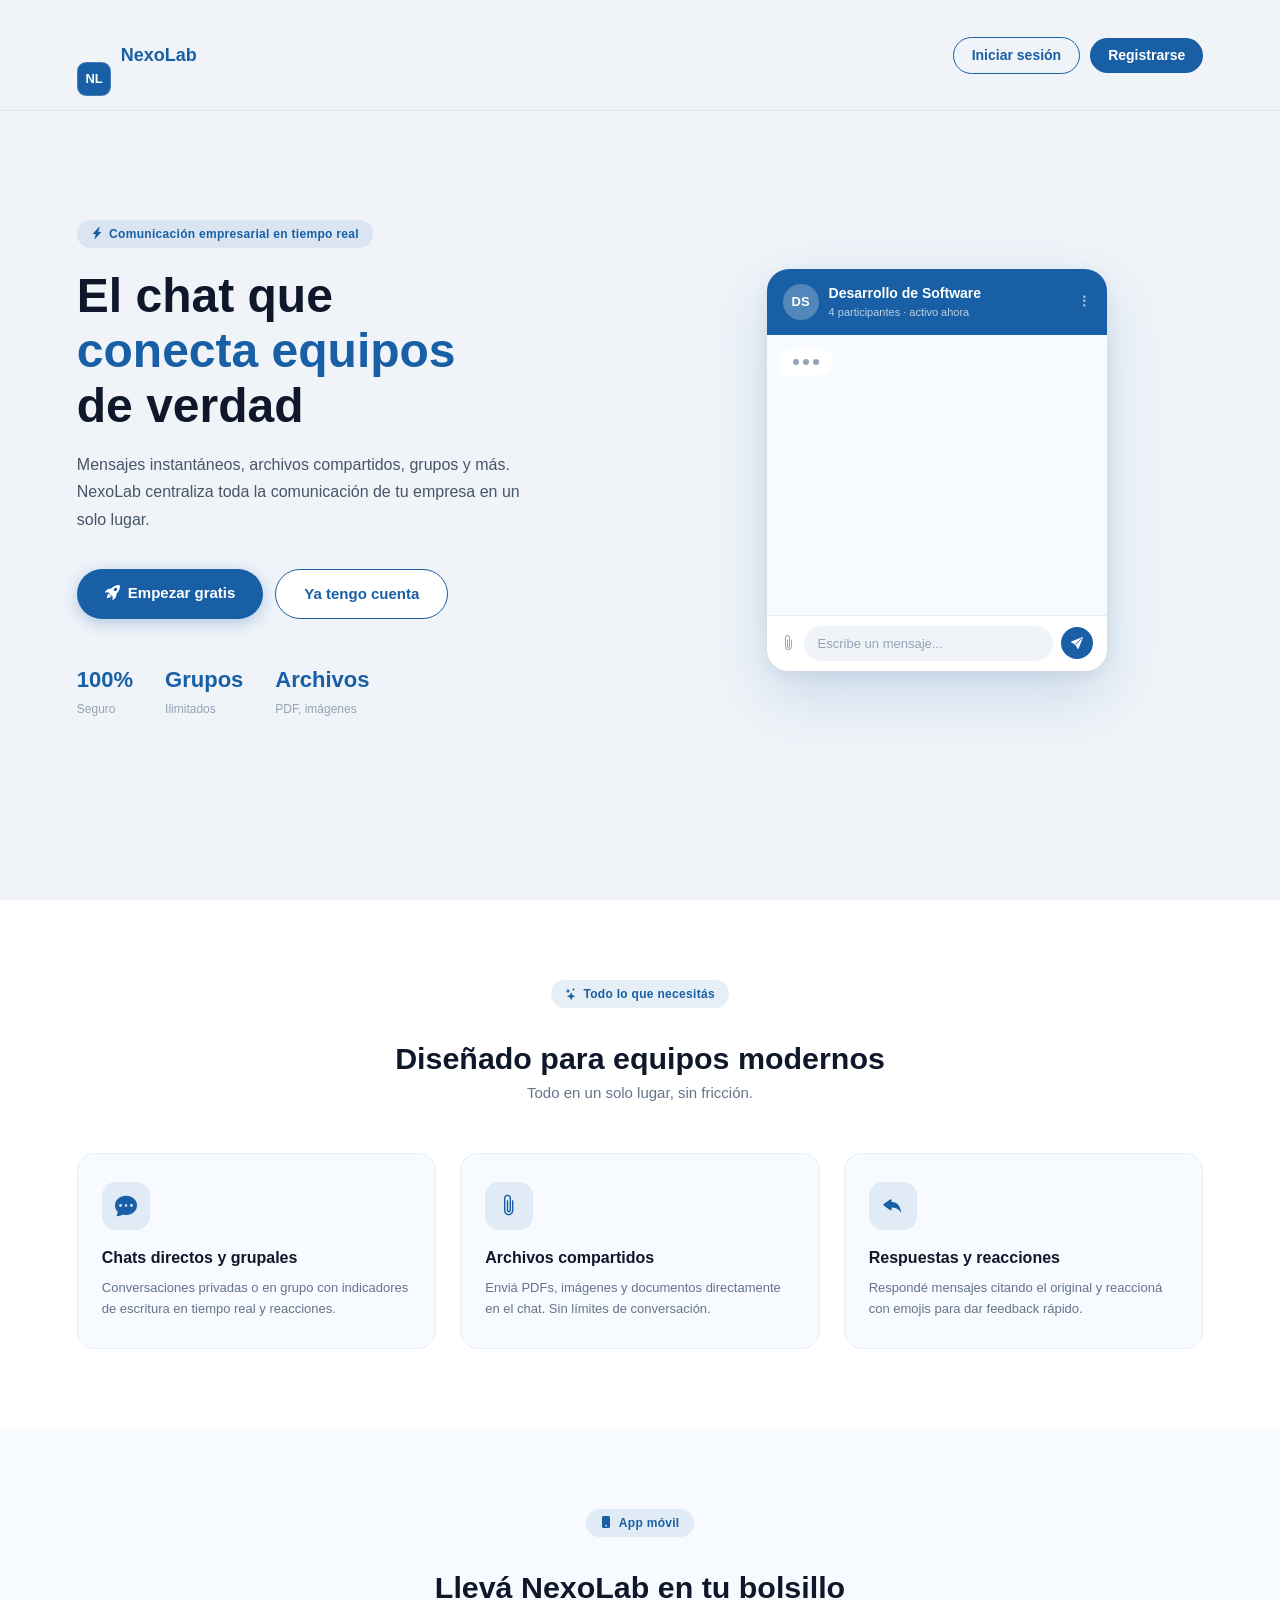
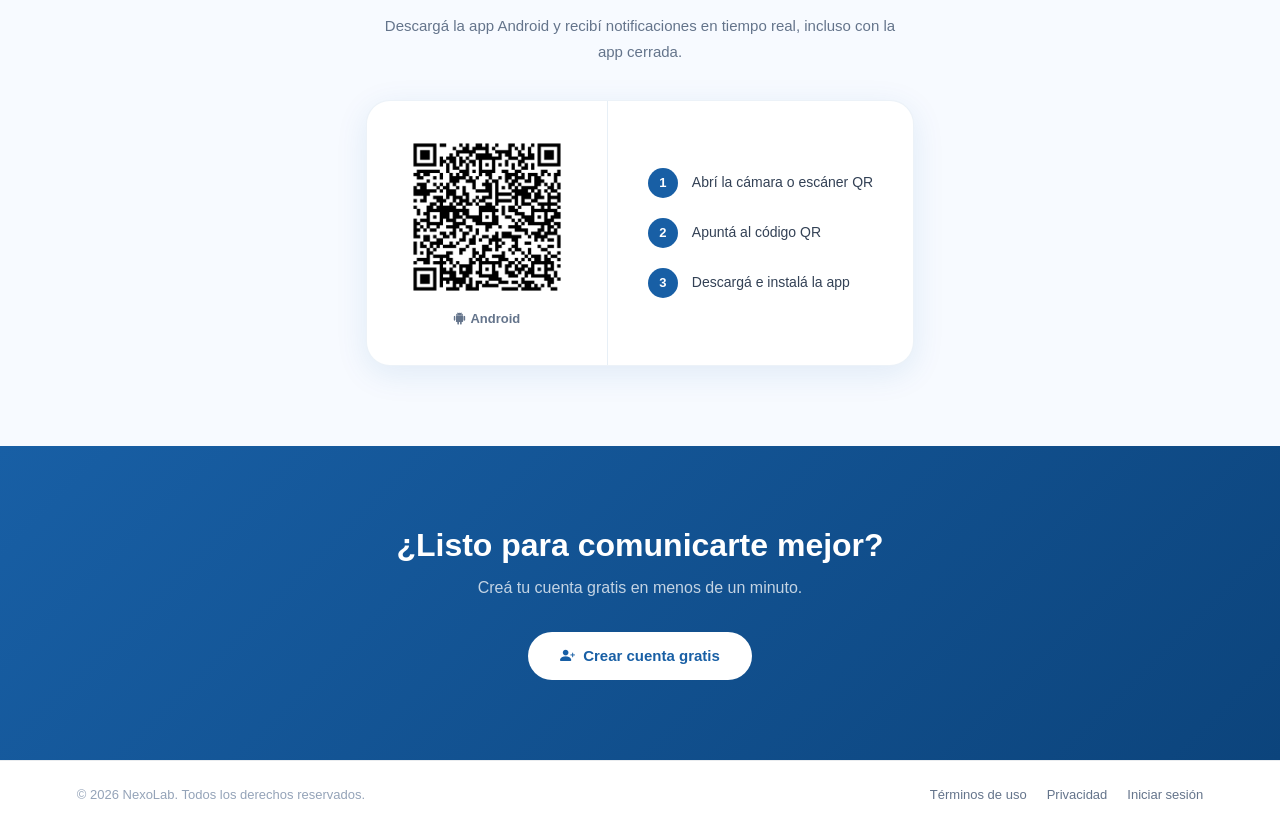
<file: index.html>
<!DOCTYPE html>
<html lang="es">
<head>
  <meta charset="UTF-8"/>
  <meta name="viewport" content="width=device-width, initial-scale=1.0"/>
  <title>NexoLab — Comunicación empresarial</title>
  <link href="https://cdn.jsdelivr.net/npm/bootstrap@5.3.2/dist/css/bootstrap.min.css" rel="stylesheet"/>
  <link href="https://cdn.jsdelivr.net/npm/bootstrap-icons@1.11.3/font/bootstrap-icons.min.css" rel="stylesheet"/>
  <link href="styles.css" rel="stylesheet"/>
</head>
<body class="land-page">

  <!-- Navbar -->
  <nav class="land-nav">
    <a href="index.html" class="brand">
      <div class="brand-badge">NL</div>
      NexoLab
    </a>
    <div class="nav-links">
      <a href="login.html" class="btn-nav-login">Iniciar sesión</a>
      <a href="registro.html" class="btn-nav-reg">Registrarse</a>
    </div>
  </nav>

  <!-- Hero -->
  <section class="land-hero">
    <div class="hero-content">
      <div class="hero-badge">
        <i class="bi bi-lightning-charge-fill"></i>
        Comunicación empresarial en tiempo real
      </div>
      <h1 class="hero-title">
        El chat que<br/><span>conecta equipos</span><br/>de verdad
      </h1>
      <p class="hero-sub">
        Mensajes instantáneos, archivos compartidos, grupos y más.
        NexoLab centraliza toda la comunicación de tu empresa en un solo lugar.
      </p>
      <div class="hero-ctas">
        <a href="registro.html" class="btn-hero-primary">
          <i class="bi bi-rocket-takeoff-fill me-2"></i>Empezar gratis
        </a>
        <a href="login.html" class="btn-hero-secondary">
          Ya tengo cuenta
        </a>
      </div>
      <div class="hero-stats">
        <div class="hero-stat">
          <strong>100%</strong>
          <span>Seguro</span>
        </div>
        <div class="hero-stat">
          <strong>Grupos</strong>
          <span>Ilimitados</span>
        </div>
        <div class="hero-stat">
          <strong>Archivos</strong>
          <span>PDF, imágenes</span>
        </div>
      </div>
    </div>

    <!-- Mockup animado -->
    <div class="mockup-wrap">
      <div class="chat-mockup">
        <!-- Header -->
        <div class="mockup-header">
          <div class="mockup-avatar">DS</div>
          <div class="mockup-header-info">
            <div class="mockup-header-name">Desarrollo de Software</div>
            <div class="mockup-header-sub">4 participantes · activo ahora</div>
          </div>
          <i class="bi bi-three-dots-vertical" style="color:rgba(255,255,255,.6);font-size:14px"></i>
        </div>
        <!-- Mensajes -->
        <div class="mockup-msgs" id="mockup-msgs">
          <!-- Generados por JS -->
        </div>
        <!-- Input -->
        <div class="mockup-input-bar">
          <i class="bi bi-paperclip" style="color:#94A3B8;font-size:15px"></i>
          <div class="mockup-input">Escribe un mensaje...</div>
          <div class="mockup-send"><i class="bi bi-send-fill" style="font-size:12px"></i></div>
        </div>
      </div>
    </div>
  </section>

  <!-- Features -->
  <section class="land-features">
    <div style="text-align:center">
      <div class="hero-badge" style="justify-content:center">
        <i class="bi bi-stars"></i> Todo lo que necesitás
      </div>
      <h2 style="font-size:1.9rem;font-weight:800;color:#0F172A;margin-top:12px;margin-bottom:6px">
        Diseñado para equipos modernos
      </h2>
      <p style="color:#64748B;font-size:15px">Todo en un solo lugar, sin fricción.</p>
    </div>
    <div class="features-grid">
      <div class="feat-card">
        <div class="feat-icon"><i class="bi bi-chat-dots-fill"></i></div>
        <div class="feat-title">Chats directos y grupales</div>
        <div class="feat-desc">Conversaciones privadas o en grupo con indicadores de escritura en tiempo real y reacciones.</div>
      </div>
      <div class="feat-card">
        <div class="feat-icon"><i class="bi bi-paperclip"></i></div>
        <div class="feat-title">Archivos compartidos</div>
        <div class="feat-desc">Enviá PDFs, imágenes y documentos directamente en el chat. Sin límites de conversación.</div>
      </div>
      <div class="feat-card">
        <div class="feat-icon"><i class="bi bi-reply-fill"></i></div>
        <div class="feat-title">Respuestas y reacciones</div>
        <div class="feat-desc">Respondé mensajes citando el original y reaccioná con emojis para dar feedback rápido.</div>
      </div>
    </div>
  </section>

  <!-- Descarga app móvil -->
  <section class="land-mobile">
    <div class="hero-badge hero-badge--center">
      <i class="bi bi-phone-fill"></i> App móvil
    </div>
    <h2 class="mobile-title">Llevá NexoLab en tu bolsillo</h2>
    <p class="mobile-sub">Descargá la app Android y recibí notificaciones en tiempo real, incluso con la app cerrada.</p>
    <div class="mobile-card">
      <div class="mobile-qr-wrap">
        <img src="qr-app.png" alt="QR descarga NexoLab" class="qr-img"/>
        <div class="qr-label"><i class="bi bi-android2 me-1"></i>Android</div>
      </div>
      <div class="mobile-divider"></div>
      <div class="mobile-steps">
        <div class="mobile-step"><span>1</span>Abrí la cámara o escáner QR</div>
        <div class="mobile-step"><span>2</span>Apuntá al código QR</div>
        <div class="mobile-step"><span>3</span>Descargá e instalá la app</div>
      </div>
    </div>
  </section>

  <!-- CTA final -->
  <section class="land-cta">
    <h2>¿Listo para comunicarte mejor?</h2>
    <p>Creá tu cuenta gratis en menos de un minuto.</p>
    <a href="registro.html" class="btn-cta-white">
      <i class="bi bi-person-plus-fill me-2"></i>Crear cuenta gratis
    </a>
  </section>

  <!-- Footer -->
  <footer class="land-footer">
    <span class="copy">&copy; 2026 NexoLab. Todos los derechos reservados.</span>
    <div class="links">
      <a href="#">Términos de uso</a>
      <a href="#">Privacidad</a>
      <a href="login.html">Iniciar sesión</a>
    </div>
  </footer>

  <script src="https://cdn.jsdelivr.net/npm/bootstrap@5.3.2/dist/js/bootstrap.bundle.min.js"></script>
  <script>
    // ── Mockup animado ──────────────────────────────────────
    const PREVIEW_MSGS = [
      { side:'in',  name:'María G.', ini:'MG', text:'¿Subieron el build nuevo al staging?' },
      { side:'out', text:'Sí, ya está. Probalo con el endpoint /api/v2' },
      { side:'in',  name:'Carlos R.', ini:'CR', text:'Perfecto, lo reviso ahora mismo 👍' },
      { side:'out', text:'Avisen cuando esté ok para hacer el deploy a prod' },
      { side:'in',  name:'María G.', ini:'MG', text:'Todo bien! Podemos deployar ✅' },
      { side:'out', text:'Genial. Deploy programado para las 18hs 🚀' },
    ];

    let msgIndex = 0;
    const container = document.getElementById('mockup-msgs');
    let typingEl = null;
    let animTimeout = null;

    function createTyping() {
      const el = document.createElement('div');
      el.className = 'mock-typing';
      el.style.opacity = '0';
      el.innerHTML = '<span></span><span></span><span></span>';
      return el;
    }

    function createBubble(msg) {
      const wrap = document.createElement('div');
      wrap.className = 'mock-msg ' + msg.side;
      wrap.style.opacity = '0';
      let inner = '';
      if (msg.side === 'in' && msg.name) {
        inner += `<div style="font-size:10px;color:#94A3B8;margin-bottom:2px;padding-left:2px">${msg.name}</div>`;
      }
      inner += `<div class="mock-bubble-txt">${msg.text}</div>`;
      inner += `<div class="mock-time">${currentTime()}</div>`;
      wrap.innerHTML = inner;
      return wrap;
    }

    function currentTime() {
      return new Date().toLocaleTimeString('es', { hour:'2-digit', minute:'2-digit' });
    }

    function showNext() {
      if (msgIndex >= PREVIEW_MSGS.length) {
        // reiniciar ciclo
        animTimeout = setTimeout(() => {
          container.innerHTML = '';
          msgIndex = 0;
          typingEl = null;
          animTimeout = setTimeout(showNext, 600);
        }, 2500);
        return;
      }

      const msg = PREVIEW_MSGS[msgIndex];

      // Mostrar typing indicator antes del mensaje
      typingEl = createTyping();
      container.appendChild(typingEl);
      container.scrollTop = container.scrollHeight;
      setTimeout(() => { typingEl.style.opacity = '1'; }, 50);

      animTimeout = setTimeout(() => {
        if (typingEl && typingEl.parentNode) typingEl.remove();
        typingEl = null;

        const bubble = createBubble(msg);
        container.appendChild(bubble);
        container.scrollTop = container.scrollHeight;
        // Fade in
        requestAnimationFrame(() => {
          requestAnimationFrame(() => {
            bubble.style.transition = 'opacity .3s, transform .3s';
            bubble.style.transform = 'translateY(0)';
            bubble.style.opacity = '1';
          });
        });
        bubble.style.transform = 'translateY(8px)';

        msgIndex++;
        animTimeout = setTimeout(showNext, 1400);
      }, 900);
    }

    // Iniciar animación
    setTimeout(showNext, 800);
  </script>
</body>
</html>
</file>
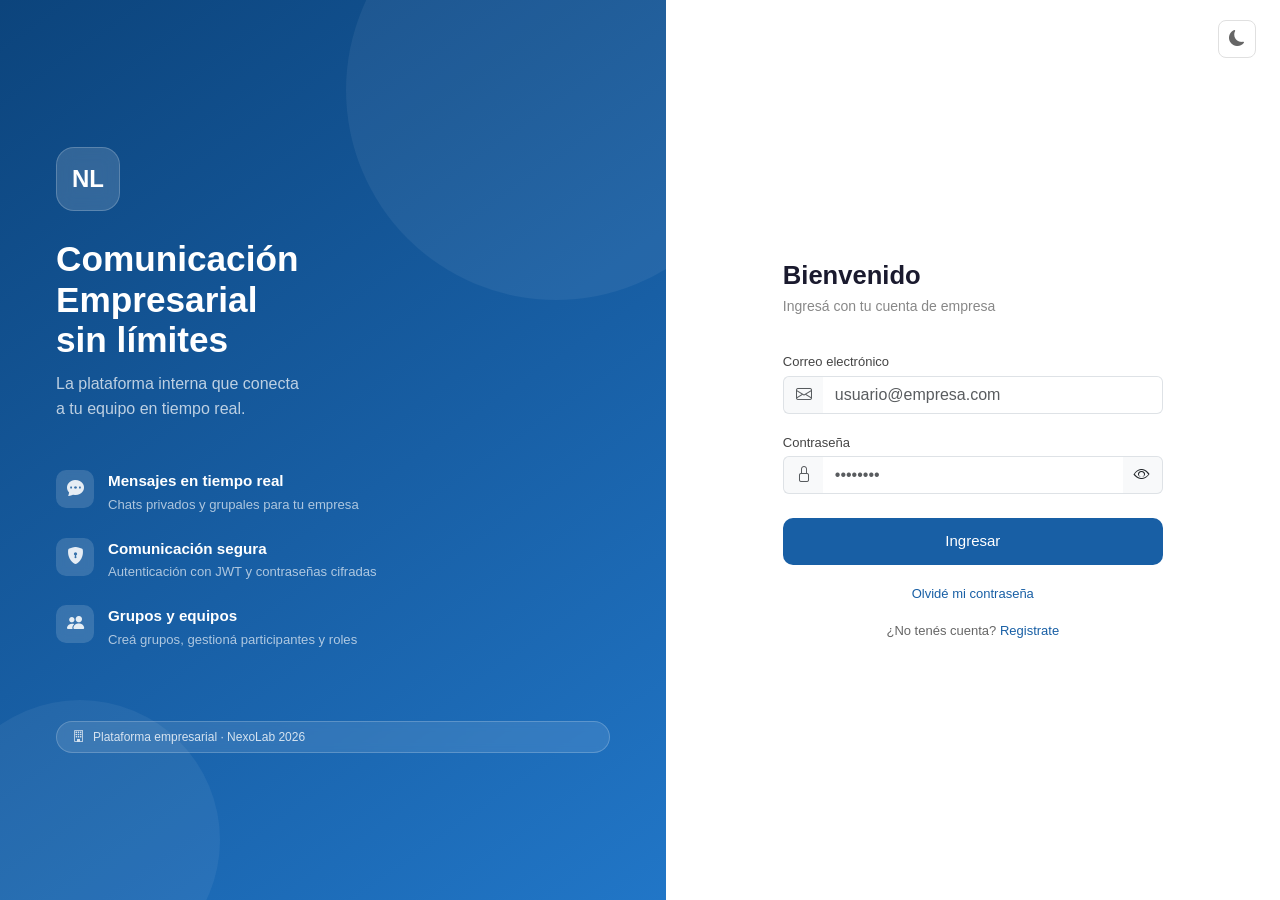
<file: chat.html>
<!DOCTYPE html>
<html lang="es">
<head>
  <meta charset="UTF-8"/>
  <meta name="viewport" content="width=device-width, initial-scale=1.0"/>
  <title>NexoLab — Chat</title>
  <link href="https://cdn.jsdelivr.net/npm/bootstrap@5.3.2/dist/css/bootstrap.min.css" rel="stylesheet"/>
  <link href="https://cdn.jsdelivr.net/npm/bootstrap-icons@1.11.3/font/bootstrap-icons.min.css" rel="stylesheet"/>
  <link href="styles.css" rel="stylesheet"/>
  <script src="theme.js"></script>
</head>
<body class="chat-page">

  <!-- Navbar -->
  <div class="chat-navbar">
    <a href="conversations.html" class="back-btn"><i class="bi bi-arrow-left"></i></a>
    <div class="chat-avatar" id="nav-avatar">DS</div>
    <div style="flex:1;min-width:0">
      <div class="chat-title" id="nav-title">Desarrollo de Software</div>
      <div class="chat-sub d-flex align-items-center gap-1" id="nav-sub"></div>
    </div>
    <button type="button" class="btn btn-link p-0 chat-search-toggle-btn" onclick="toggleSearch()" aria-label="Buscar en el chat"><i class="bi bi-search"></i></button>
    <button type="button" class="theme-toggle" id="theme-toggle" title="Modo oscuro" aria-label="Cambiar tema"></button>
    <button type="button" class="chat-menu-btn" id="chat-menu-btn" onclick="toggleChatMenu(event)" aria-label="Opciones del chat"><i class="bi bi-three-dots-vertical"></i></button>

    <!-- Dropdown menu (group only) -->
    <div class="chat-dropdown" id="chat-dropdown">
      <div class="chat-dropdown-item" onclick="openParticipants()">
        <i class="bi bi-people"></i> Ver participantes
      </div>
      <div class="chat-dropdown-item" id="add-member-item" onclick="openAddMember()">
        <i class="bi bi-person-plus"></i> Agregar miembro
      </div>
      <div class="chat-dropdown-item" id="change-group-photo-item" style="display:none" onclick="openGroupPhotoPicker()">
        <i class="bi bi-image"></i> Cambiar foto del grupo
      </div>
      <div class="chat-dropdown-item" id="rename-group-item" onclick="openRenameGroup()">
        <i class="bi bi-pencil"></i> Renombrar grupo
      </div>
      <div class="chat-dropdown-item danger" onclick="confirmLeaveGroup()">
        <i class="bi bi-door-open"></i> Abandonar grupo
      </div>
    </div>
  </div>

  <!-- Barra de búsqueda -->
  <div class="chat-search-bar" id="chat-search-bar">
    <i class="bi bi-search" style="color:rgba(255,255,255,.55);font-size:14px"></i>
    <input class="chat-search-input" id="chat-search-input" type="text"
           placeholder="Buscar en el chat..." oninput="onSearchInput()"/>
    <span class="search-nav-count" id="search-nav-count"></span>
    <button type="button" class="search-nav-btn" id="search-prev" onclick="navigateSearch(-1)" disabled title="Anterior" aria-label="Resultado anterior"><i class="bi bi-chevron-up"></i></button>
    <button type="button" class="search-nav-btn" id="search-next" onclick="navigateSearch(1)"  disabled title="Siguiente" aria-label="Resultado siguiente"><i class="bi bi-chevron-down"></i></button>
    <button type="button" class="search-nav-btn" onclick="closeSearch()" title="Cerrar" aria-label="Cerrar búsqueda"><i class="bi bi-x-lg"></i></button>
  </div>

  <!-- Banner de error -->
  <div class="alert alert-danger d-none mb-0 rounded-0 border-0" id="server-banner" role="alert">
    <i class="bi bi-exclamation-triangle-fill me-2"></i>
    <strong>Error 404</strong> — el servidor no está disponible.
  </div>

  <!-- Skeleton mensajes -->
  <div id="skeleton-messages" class="messages-area" style="gap:12px">
    <div style="display:flex;justify-content:flex-start"><div class="skeleton skeleton-bubble" style="width:52%;height:44px"></div></div>
    <div style="display:flex;justify-content:flex-end"><div class="skeleton skeleton-bubble" style="width:38%;height:38px"></div></div>
    <div style="display:flex;justify-content:flex-start"><div class="skeleton skeleton-bubble" style="width:64%;height:52px"></div></div>
    <div style="display:flex;justify-content:flex-end"><div class="skeleton skeleton-bubble" style="width:45%;height:38px"></div></div>
    <div style="display:flex;justify-content:flex-start"><div class="skeleton skeleton-bubble" style="width:30%;height:38px"></div></div>
  </div>

  <!-- Mensajes -->
  <div class="messages-area" id="messages-area" style="display:none">
    <!-- Se genera con JS -->
  </div>

  <!-- Emoji picker -->
  <div class="emoji-picker" id="emoji-picker">
    <button type="button" class="emoji-btn" onclick="insertEmoji('😊')">😊</button>
    <button type="button" class="emoji-btn" onclick="insertEmoji('😂')">😂</button>
    <button type="button" class="emoji-btn" onclick="insertEmoji('❤️')">❤️</button>
    <button type="button" class="emoji-btn" onclick="insertEmoji('👍')">👍</button>
    <button type="button" class="emoji-btn" onclick="insertEmoji('🙌')">🙌</button>
    <button type="button" class="emoji-btn" onclick="insertEmoji('🎉')">🎉</button>
    <button type="button" class="emoji-btn" onclick="insertEmoji('😅')">😅</button>
    <button type="button" class="emoji-btn" onclick="insertEmoji('🤔')">🤔</button>
    <button type="button" class="emoji-btn" onclick="insertEmoji('👀')">👀</button>
    <button type="button" class="emoji-btn" onclick="insertEmoji('✅')">✅</button>
    <button type="button" class="emoji-btn" onclick="insertEmoji('🔥')">🔥</button>
    <button type="button" class="emoji-btn" onclick="insertEmoji('💪')">💪</button>
    <button type="button" class="emoji-btn" onclick="insertEmoji('😎')">😎</button>
    <button type="button" class="emoji-btn" onclick="insertEmoji('🚀')">🚀</button>
    <button type="button" class="emoji-btn" onclick="insertEmoji('⚡')">⚡</button>
    <button type="button" class="emoji-btn" onclick="insertEmoji('📌')">📌</button>
    <button type="button" class="emoji-btn" onclick="insertEmoji('📎')">📎</button>
    <button type="button" class="emoji-btn" onclick="insertEmoji('🗓️')">🗓️</button>
    <button type="button" class="emoji-btn" onclick="insertEmoji('💡')">💡</button>
    <button type="button" class="emoji-btn" onclick="insertEmoji('⚠️')">⚠️</button>
    <button type="button" class="emoji-btn" onclick="insertEmoji('✍️')">✍️</button>
    <button type="button" class="emoji-btn" onclick="insertEmoji('🤝')">🤝</button>
    <button type="button" class="emoji-btn" onclick="insertEmoji('👋')">👋</button>
    <button type="button" class="emoji-btn" onclick="insertEmoji('😬')">😬</button>
    <button type="button" class="emoji-btn" onclick="insertEmoji('🙏')">🙏</button>
    <button type="button" class="emoji-btn" onclick="insertEmoji('😴')">😴</button>
    <button type="button" class="emoji-btn" onclick="insertEmoji('🥳')">🥳</button>
    <button type="button" class="emoji-btn" onclick="insertEmoji('😤')">😤</button>
  </div>

   <!-- Input file oculto para seleccionar archivos - MÚLTIPLES -->
   <input type="file" id="archivo-input" style="display:none;" multiple accept=".pdf,.doc,.docx,.xls,.xlsx,.jpg,.jpeg,.png,.gif" />
  <input type="file" id="group-photo-input" style="display:none;" accept="image/*" onchange="uploadGroupPhoto(this)" />

  <!-- Indicador "escribiendo..." -->
  <div class="typing-indicator" id="typing-indicator"></div>

  <!-- Barra de respuesta (reply) -->
  <div class="reply-bar d-none" id="reply-bar">
    <i class="bi bi-reply-fill"></i>
    <span class="reply-bar-content" id="reply-bar-text"></span>
    <button type="button" class="reply-bar-close" onclick="cancelReply()" title="Cancelar respuesta" aria-label="Cancelar respuesta">
      <i class="bi bi-x-lg"></i>
    </button>
  </div>

   <!-- Barra de entrada de mensajes -->
   <div class="input-bar" style="position:relative">
     <!-- Contenedor de vista previa de archivos (arriba) -->
     <div id="files-preview-container" class="files-preview-container"></div>

     <button type="button" class="attach-btn" title="Adjuntar archivo" aria-label="Adjuntar archivo" onclick="abrirSelectorArchivo()">
       <i class="bi bi-paperclip"></i>
     </button>
     <button type="button" class="attach-btn" title="Emojis" aria-label="Emojis" onclick="toggleEmojiPicker(event)">
       <i class="bi bi-emoji-smile"></i>
     </button>
     <textarea class="msg-input" id="msg-input" placeholder="Escribe un mensaje..."
               rows="1" onkeydown="handleKey(event)" oninput="autoResize(this); sendTypingEvent()" aria-label="Escribe un mensaje"></textarea>
     <button type="button" class="send-btn" onclick="sendMessage()" id="send-btn" aria-label="Enviar mensaje">
       <i class="bi bi-send-fill"></i>
     </button>
   </div>

  <!-- Panel de participantes -->
  <div class="participants-panel" id="participants-panel" onclick="closeParticipants(event)">
    <div class="participants-sheet">
      <div class="participants-sheet-header">
        <span class="fw-semibold" id="participants-title">Participantes</span>
        <button type="button" class="btn btn-sm btn-light" onclick="closeParticipants()" aria-label="Cerrar"><i class="bi bi-x-lg"></i></button>
      </div>
      <div class="participants-sheet-body" id="participants-body">
        <div class="text-center py-4 text-muted" id="participants-loading">
          <div class="spinner-border spinner-border-sm"></div>
        </div>
      </div>
    </div>
  </div>

  <!-- Modal agregar miembro -->
  <div class="modal-overlay" id="modal-add-member">
    <div class="modal-box">
      <div class="d-flex justify-content-between align-items-center mb-3">
        <h6 class="fw-semibold mb-0"><i class="bi bi-person-plus me-2"></i>Agregar miembro</h6>
        <button type="button" class="btn btn-sm btn-light" onclick="closeAddMember()" aria-label="Cerrar"><i class="bi bi-x-lg"></i></button>
      </div>
      <div class="search-wrap mb-2">
        <i class="bi bi-search"></i>
        <input class="search-input w-100" id="am-search"
               placeholder="Buscar por nombre..." oninput="buscarParaAgregar()"/>
      </div>
      <div id="am-loading" class="text-center py-2 text-muted d-none" style="font-size:13px">
        <div class="spinner-border spinner-border-sm me-1"></div>Buscando...
      </div>
      <div id="am-results" class="d-flex flex-column gap-1" style="max-height:260px;overflow-y:auto"></div>
      <div id="am-empty" class="text-center py-2 text-muted d-none" style="font-size:13px">
        <i class="bi bi-person-x d-block mb-1 fs-4"></i>No se encontraron usuarios
      </div>
      <div id="am-hint" class="text-center py-2 text-muted" style="font-size:13px">
        Escribí al menos 2 caracteres para buscar
      </div>
    </div>
  </div>

  <!-- Modal renombrar grupo -->
  <div class="modal-overlay" id="modal-rename-group">
    <div class="modal-box" style="max-width:380px">
      <div class="d-flex justify-content-between align-items-center mb-3">
        <h6 class="fw-semibold mb-0"><i class="bi bi-pencil me-2"></i>Renombrar grupo</h6>
        <button type="button" class="btn btn-sm btn-light" onclick="closeRenameGroup()" aria-label="Cerrar"><i class="bi bi-x-lg"></i></button>
      </div>
      <input type="text" class="form-control mb-3" id="rename-input" placeholder="Nuevo nombre del grupo" maxlength="60"/>
      <div id="rename-error" class="alert alert-danger py-2 d-none" style="font-size:13px"></div>
      <div class="d-flex gap-2">
        <button type="button" class="btn btn-light flex-grow-1" onclick="closeRenameGroup()">Cancelar</button>
        <button type="button" class="btn btn-admin-primary flex-grow-1" id="rename-btn" onclick="guardarRenombre()">Guardar</button>
      </div>
    </div>
  </div>

  <!-- Toast container -->
  <div class="toast-container" id="toast-container"></div>

  <!-- Modal de confirmación genérico -->
  <div class="modal-overlay" id="modal-confirm">
    <div class="modal-box confirm-box">
      <p id="confirm-msg"></p>
      <div class="d-flex gap-2">
        <button type="button" class="btn btn-light flex-grow-1" id="confirm-no">Cancelar</button>
        <button type="button" class="btn btn-danger flex-grow-1" id="confirm-yes">Confirmar</button>
      </div>
    </div>
  </div>

  <script src="https://cdn.jsdelivr.net/npm/bootstrap@5.3.2/dist/js/bootstrap.bundle.min.js"></script>
  <script>
    const params = new URLSearchParams(window.location.search);
    const convId   = params.get('id')   || '1';
    const convName = params.get('name') || 'Conversación';
    const convTypeRaw = params.get('type') || 'PRIVADO';
    const convType = String(convTypeRaw).trim().toUpperCase();
    const isGroup  = convType === 'GRUPAL' || convType === 'GROUP';

    const token = localStorage.getItem('jwt_token');
    const currentUser = JSON.parse(localStorage.getItem('current_user') || '{}');
    const currentUserId = String(currentUser.idUsuario || currentUser.id || '');

    document.getElementById('nav-title').textContent  = convName;
    setHeaderAvatar(null, convName);

    // Solo mostrar menú "..." en grupos
    document.getElementById('chat-menu-btn').style.display = isGroup ? '' : 'none';
    if (isGroup) {
      document.getElementById('nav-sub').textContent = 'Grupo';
      loadParticipantCount();
      loadGroupPhoto();
    }

    // ── Estado del otro usuario (chats privados) ──────────
    const STATUS_LABELS = {
      DISPONIBLE:   'Disponible',
      OCUPADO:      'Ocupado',
      EN_REUNION:   'En reunión',
      DESCONECTADO: 'Desconectado',
    };

    function resolvePhotoUrl(url) {
      const value = String(url || '').trim();
      if (!value) return '';
      if (value.startsWith('/uploads/')) return '/api' + value;
      if (value.startsWith('uploads/')) return '/api/' + value;
      return value;
    }

    function setHeaderAvatar(photoUrl, name) {
      const avatar = document.getElementById('nav-avatar');
      const fallbackName = String(name || convName || 'U').trim();
      const initialsText = initials(fallbackName);
      const resolved = resolvePhotoUrl(photoUrl);

      avatar.classList.remove('has-photo');
      avatar.innerHTML = '';

      if (!resolved) {
        avatar.textContent = initialsText;
        return;
      }

      const img = document.createElement('img');
      img.className = 'chat-avatar-img';
      img.alt = fallbackName;
      img.src = resolved;
      img.onerror = () => {
        avatar.classList.remove('has-photo');
        avatar.innerHTML = '';
        avatar.textContent = initialsText;
      };

      avatar.classList.add('has-photo');
      avatar.appendChild(img);
    }

    async function loadUserStatus() {
      if (isGroup) return;
      try {
        const res = await fetch(`/api/chats/${convId}/participantes`, {
          headers: { Authorization: 'Bearer ' + token }
        });
        if (!res.ok) return;
        const list = await res.json();
        const otro = list.find(p => String(p.idUsuario) !== currentUserId);
        if (!otro) return;
        const estado = (otro.tipoEstado || 'DESCONECTADO').toUpperCase();
        const label  = STATUS_LABELS[estado] || estado;
        const cls    = estado.toLowerCase().replace('_', '_');
        setHeaderAvatar(otro.fotoPerfilUrl, `${otro.nombre || ''} ${otro.apellido || ''}`.trim() || convName);
        document.getElementById('nav-sub').innerHTML =
          `<span class="nav-status-dot ${cls}"></span>${label}`;
      } catch { /* sin backend, se deja vacío */ }
    }

    async function loadGroupPhoto() {
      if (!isGroup) return;
      try {
        const res = await fetch(`/api/chats/${convId}/foto`, {
          headers: { Authorization: 'Bearer ' + token }
        });
        if (!res.ok) return;
        const data = await res.json();
        setHeaderAvatar(data.fotoGrupoUrl || null, convName);
      } catch { /* sin backend */ }
    }

    const loadedIds = new Set();
    let lastPollTime = new Date();


    let messages = [];

    function setMessages(newMsgs) {
      loadedIds.clear();
      messages = Array.isArray(newMsgs) ? [...newMsgs] : [];
      for (const m of messages) loadedIds.add(String(m.idMensaje));
      messages.sort((a, b) => new Date(a.fechaEnviado) - new Date(b.fechaEnviado));
      renderMessages();
    }

    function renderMessages() {
      const area = document.getElementById('messages-area');
      let html = '';
      let lastDate = null;

      messages.forEach(msg => {
        const sentAt  = new Date(msg.fechaEnviado);
        const dateStr = sentAt.toDateString();

        const estados = msg.estados || [];
        const enviado = estados.find(e => e.estado === 'ENVIADO');
        const senderId = enviado ? String(enviado.usuarioIdUsuario || (enviado.usuario && enviado.usuario.idUsuario) || '') : '';
        const senderName = (enviado && enviado.usuario)
          ? ((enviado.usuario.nombre || '') + ' ' + (enviado.usuario.apellido || '')).trim()
          : (senderId ? ('Usuario ' + senderId) : '');

        const mine = senderId && senderId === currentUserId;

        // Separador de fecha
        if (dateStr !== lastDate) {
          lastDate = dateStr;
          html += `<div class="date-sep"><hr/><span>${formatDate(sentAt)}</span><hr/></div>`;
        }

        // Nombre del emisor en grupos
        const sender = isGroup && !mine && senderName
          ? `<div class="msg-sender">${senderName}</div>` : '';

        // Estado (entregado/leído) derivado de estados_mensaje
        const otherStates = senderId
          ? estados.filter(e => String(e.usuarioIdUsuario) !== senderId)
          : [];
        const delivered = mine && otherStates.length > 0 && otherStates.every(e => e.estado === 'ENTREGADO' || e.estado === 'LEÍDO');
        const read = mine && otherStates.length > 0 && otherStates.every(e => e.estado === 'LEÍDO');

        const ticks = mine
          ? `<i class="bi bi-check${delivered ? '-all' : ''}${read ? ' text-info' : ''}" style="font-size:11px"></i>`
          : '';

          // Adjunto (si existe)
          let attachHtml = '';
          const atts = msg.adjuntos || [];
          const buildAttachmentUrl = (a) => {
                  const raw = (a.urlArchivo || a.rutaArchivo || '').trim();
                  if (raw) {
                    if (/^https?:\/\//i.test(raw) || raw.startsWith('data:')) return raw;
                    if (raw.startsWith('/api/uploads/')) return raw;
                    if (raw.startsWith('/uploads/')) return '/api' + raw;
                    if (raw.startsWith('uploads/')) return '/api/' + raw;
                    if (raw.startsWith('/')) return '/api' + raw;
                    return '/api/uploads/' + raw.replace(/^\/+/, '');
                  }
                  return '/api/uploads/' + encodeURIComponent(a.nombreArchivo || 'archivo');
                };

          if (atts.length > 0) {
              atts.forEach(a => {
                  const tipo = (a.tipoArchivo || '').toUpperCase();
                  const isImg = tipo.includes('IMAGE') || tipo.includes('IMG');
                  const rutaDescarga = buildAttachmentUrl(a);

                  if (isImg) {
                    attachHtml += `
                      <div class="attachment-img-wrap">
                        <img src="${rutaDescarga}" class="attachment-img"
                             alt="${a.nombreArchivo || 'imagen'}"
                             onclick="window.open('${rutaDescarga}','_blank')"
                             onerror="this.parentElement.innerHTML='<div class=\\'attachment-img-error\\'><i class=\\'bi bi-image text-muted\\'></i><span>No se pudo cargar</span></div>'"/>
                      </div>`;
                  } else {
                    const icon  = fileIcon(a.tipoArchivo);
                    const label = friendlyFileType(a.tipoArchivo, a.nombreArchivo);
                    attachHtml += `
                      <div class="attachment-bubble ${mine ? '' : 'in'}">
                        <div class="file-icon" style="background:${mine ? 'rgba(255,255,255,.2)' : '#E6F1FB'}">
                          <i class="bi ${icon}" style="color:${mine ? '#fff' : 'var(--primary)'}"></i>
                        </div>
                        <div style="flex:1">
                          <div style="font-size:12px;font-weight:500">${escapeHtml(a.nombreArchivo || 'archivo')}</div>
                          <div style="font-size:10px;opacity:.7">${label}</div>
                        </div>
                        <a href="${rutaDescarga}" target="_blank"
                             class="btn btn-sm btn-link" style="padding:0;color:${mine ? '#fff' : 'var(--primary)'};text-decoration:none"
                             title="Descargar">
                            <i class="bi bi-download"></i>
                        </a>
                      </div>`;
                  }
              });
          }

        const msgId      = String(msg.idMensaje);
        const isCurrent  = searchMatchIds.length > 0 && msgId === searchMatchIds[searchIndex];
        const contenido  = searchTerm ? highlightText(msg.contenido, searchTerm) : msg.contenido;

        const reacciones = msg.reacciones || [];
        const pillsHtml = reacciones.length
          ? `<div class="msg-reactions">${reacciones.map(r =>
              `<button type="button" class="reaction-pill${r.mine ? ' mine' : ''}"
                       onclick="toggleReaction(${msgId},'${r.emoji}')">${r.emoji} ${r.count}</button>`
            ).join('')}</div>`
          : '';

        // Quote del mensaje al que se responde
        const quoteHtml = msg.respondeA
          ? `<div class="reply-quote">${escapeHtml(msg.respondeA.contenido || '')}</div>`
          : '';

        html += `
          <div class="msg-wrap ${mine ? 'out' : 'in'}${isCurrent ? ' search-current' : ''}" id="msg-${msgId}">
            ${sender}
            <div class="msg-bubble-row">
              <button type="button" class="reply-btn" data-msg-id="${msgId}" title="Responder" aria-label="Responder mensaje">
                <i class="bi bi-reply"></i>
              </button>
              <div class="bubble ${mine ? 'out' : 'in'}">
                ${quoteHtml}
                ${contenido}
                ${attachHtml}
                <div class="msg-time ${mine ? 'out' : 'in'}">
                  ${formatTime(sentAt)} ${ticks}
                </div>
              </div>
              <button type="button" class="reaction-trigger" onclick="showReactionPicker(event,${msgId})" aria-label="Agregar reacción">😊</button>
            </div>
            ${pillsHtml}
          </div>`;
      });

      area.innerHTML = html;
      if (!searchTerm) scrollBottom();
    }

    function scrollBottom() {
      const area = document.getElementById('messages-area');
      area.scrollTop = area.scrollHeight;
    }

    function addMessages(newMsgs) {
      let added = false;
      for (const msg of newMsgs) {
        const id = String(msg.idMensaje);
        if (!loadedIds.has(id)) {
          loadedIds.add(id);
          messages.push(msg);
          added = true;
        }
      }
      if (added) {
        messages.sort((a, b) => new Date(a.fechaEnviado) - new Date(b.fechaEnviado));
        if (!searchTerm) renderMessages();
      }
    }

    function showMessagesArea() {
      document.getElementById('skeleton-messages').style.display = 'none';
      document.getElementById('messages-area').style.display = '';
    }

    async function initChat() {
      if (!token) {
        window.location.href = 'login.html';
        return;
      }
      try {
        const res = await fetch(`/api/chats/${convId}/messages`, {
          headers: { Authorization: 'Bearer ' + token }
        });
        if (res.ok) {
          setMessages(await res.json());
        } else {
          showServerError();
          return;
        }
      } catch {
        showServerError();
        return;
      }
      showMessagesArea();
      lastPollTime = new Date();
    }

    async function pollMessages() {
      try {
        const res = await fetch(
          `/api/chats/${convId}/messages?since=${lastPollTime.toISOString()}`,
          { headers: { Authorization: 'Bearer ' + token } }
        );
        if (res.ok) {
          const newMsgs = await res.json();
          addMessages(newMsgs);
          if (newMsgs.length > 0) lastPollTime = new Date();
        }
      } catch { /* sin backend */ }
    }

    async function sendMessage() {
      if (!token) {
        window.location.href = 'login.html';
        return;
      }
      const input = document.getElementById('msg-input');
      const texto  = input.value.trim();
      const archivoInput = document.getElementById('archivo-input');
      const tieneArchivos = archivoInput.files && archivoInput.files.length > 0;

      // Validar que haya AL MENOS texto o archivo
      if (!texto && !tieneArchivos) {
        return;
      }

      const btn = document.getElementById('send-btn');
      btn.disabled = true;
      input.value  = '';
      autoResize(input);

      try {
        const formData = new FormData();
        formData.append('contenido', texto);
        if (replyMsgId) formData.append('respondaId', replyMsgId);

        // Agregar TODOS los archivos
        if (tieneArchivos) {
          for (let i = 0; i < archivoInput.files.length; i++) {
            formData.append('archivo', archivoInput.files[i]);
          }
        }

        const res = await fetch(`/api/chats/${convId}/messages`, {
          method: 'POST',
          headers: { Authorization: 'Bearer ' + token },
          body: formData
        });

        if (res.ok) {
          archivoInput.value = '';
          limpiarVistaPrevia();
          cancelReply();
          await pollMessages();
        }
      } catch {} finally {
        btn.disabled = false;
      }
    }

    function handleKey(e) {
      if (e.key === 'Enter' && !e.shiftKey) {
        e.preventDefault();
        sendMessage();
      }
    }

    /**
     * Abre el selector de archivos cuando se hace clic en el botón "Adjuntar"
     */
    function abrirSelectorArchivo() {
      document.getElementById('archivo-input').click();
    }

     /**
      * Mostrar vista previa de MÚLTIPLES archivos
      */
     document.getElementById('archivo-input').addEventListener('change', function() {
       mostrarVistaPrevia();
     });

     function mostrarVistaPrevia() {
       const archivoInput = document.getElementById('archivo-input');
       const container = document.getElementById('files-preview-container');

       // Limpiar vista previa anterior
       container.innerHTML = '';

       // Mostrar todos los archivos seleccionados
       if (archivoInput.files && archivoInput.files.length > 0) {
         for (let i = 0; i < archivoInput.files.length; i++) {
           const archivo = archivoInput.files[i];
           const nombre = archivo.name;
           const tipo = archivo.type;
           const esImg = tipo.includes('image');

           const previewItem = document.createElement('div');
           previewItem.className = 'file-preview-item';
           previewItem.innerHTML = `
             <i class="bi bi-${esImg ? 'image' : 'file-earmark'}"></i>
             <span>${nombre}</span>
             <button type="button" class="btn btn-sm btn-link" onclick="eliminarArchivo(${i})" style="padding:0">
               <i class="bi bi-x-lg"></i>
             </button>
           `;
           container.appendChild(previewItem);
         }
       }
     }

     /**
      * Eliminar un archivo específico de la selección
      */
     function eliminarArchivo(indice) {
       const archivoInput = document.getElementById('archivo-input');
       const dataTransfer = new DataTransfer();

       // Copiar todos los archivos excepto el que se va a eliminar
       for (let i = 0; i < archivoInput.files.length; i++) {
         if (i !== indice) {
           dataTransfer.items.add(archivoInput.files[i]);
         }
       }

       // Actualizar el input
       archivoInput.files = dataTransfer.files;
       mostrarVistaPrevia();
     }

     /**
      * Limpiar selección de archivos y vista previa
      */
     function limpiarVistaPrevia() {
       document.getElementById('archivo-input').value = '';
       document.getElementById('files-preview-container').innerHTML = '';
     }

    function autoResize(el) {
      el.style.height = 'auto';
      el.style.height = Math.min(el.scrollHeight, 100) + 'px';
    }

    function initials(name) {
      const parts = (name || '').trim().split(' ');
      return parts.length >= 2
        ? (parts[0][0] + parts[1][0]).toUpperCase()
        : (name || 'U').substring(0, 2).toUpperCase();
    }

    function formatTime(dt) {
      return dt.toLocaleTimeString('es', { hour:'2-digit', minute:'2-digit' });
    }

    function formatDate(dt) {
      const now  = new Date();
      const diff = Math.floor((now - dt) / 86400000);
      if (diff === 0) return 'Hoy';
      if (diff === 1) return 'Ayer';
      return dt.toLocaleDateString('es', { day:'2-digit', month:'long' });
    }

    // ── Banner de error ───────────────────────────────────────
    function showServerError() {
      document.getElementById('server-banner').classList.remove('d-none');
      document.getElementById('skeleton-messages').style.display = 'none';
      const area = document.getElementById('messages-area');
      area.style.display = '';
      area.innerHTML = `
        <div class="d-flex align-items-center justify-content-center text-center p-4" style="min-height:calc(100vh - 220px)">
          <div>
            <i class="bi bi-exclamation-triangle-fill text-danger" style="font-size:3rem"></i>
            <h5 class="fw-bold mt-3 mb-2">Error 404</h5>
            <p class="text-muted mb-0">El servidor no está disponible.</p>
          </div>
        </div>`;
    }

    // ── Emoji picker ─────────────────────────────────────────
    function toggleEmojiPicker(e) {
      e.stopPropagation();
      document.getElementById('emoji-picker').classList.toggle('open');
    }

    function insertEmoji(emoji) {
      const input = document.getElementById('msg-input');
      const start = input.selectionStart;
      const end   = input.selectionEnd;
      input.value = input.value.slice(0, start) + emoji + input.value.slice(end);
      const pos = start + emoji.length;
      input.setSelectionRange(pos, pos);
      input.focus();
      autoResize(input);
    }

    document.addEventListener('click', () => {
      document.getElementById('emoji-picker').classList.remove('open');
    });

    // ── Búsqueda ─────────────────────────────────────────────
    let searchTerm     = '';
    let searchMatchIds = [];
    let searchIndex    = -1;
    let searchDebounce = null;

    function toggleSearch() {
      const bar = document.getElementById('chat-search-bar');
      if (bar.classList.contains('open')) {
        closeSearch();
      } else {
        bar.classList.add('open');
        document.getElementById('chat-search-input').focus();
      }
    }

    function closeSearch() {
      document.getElementById('chat-search-bar').classList.remove('open');
      document.getElementById('chat-search-input').value = '';
      searchTerm     = '';
      searchMatchIds = [];
      searchIndex    = -1;
      updateSearchNav();
      renderMessages();
    }

    function onSearchInput() {
      clearTimeout(searchDebounce);
      const val = document.getElementById('chat-search-input').value.trim();
      if (val.length < 2) {
        searchTerm = ''; searchMatchIds = []; searchIndex = -1;
        updateSearchNav();
        renderMessages();
        return;
      }
      searchDebounce = setTimeout(() => performSearch(val), 400);
    }

    async function performSearch(term) {
      try {
        const res = await fetch(
          `/api/chats/${convId}/messages?search=${encodeURIComponent(term)}`,
          { headers: { Authorization: 'Bearer ' + token } }
        );
        if (!res.ok) return;
        const results = await res.json();
        // incorporar al array principal sin duplicados
        for (const m of results) {
          const id = String(m.idMensaje);
          if (!loadedIds.has(id)) { loadedIds.add(id); messages.push(m); }
        }
        messages.sort((a, b) => new Date(a.fechaEnviado) - new Date(b.fechaEnviado));
        searchTerm     = term;
        searchMatchIds = results.map(m => String(m.idMensaje));
        searchIndex    = searchMatchIds.length > 0 ? 0 : -1;
        updateSearchNav();
        renderMessages();
        if (searchIndex >= 0) scrollToMatch(searchIndex);
      } catch { /* sin backend */ }
    }

    function navigateSearch(dir) {
      if (searchMatchIds.length === 0) return;
      searchIndex = (searchIndex + dir + searchMatchIds.length) % searchMatchIds.length;
      updateSearchNav();
      renderMessages();
      scrollToMatch(searchIndex);
    }

    function scrollToMatch(idx) {
      const el = document.getElementById('msg-' + searchMatchIds[idx]);
      if (el) el.scrollIntoView({ behavior: 'smooth', block: 'center' });
    }

    function updateSearchNav() {
      const count = document.getElementById('search-nav-count');
      const prev  = document.getElementById('search-prev');
      const next  = document.getElementById('search-next');
      const n     = searchMatchIds.length;
      count.textContent = n === 0 ? (searchTerm ? 'Sin resultados' : '') : `${searchIndex + 1} de ${n}`;
      prev.disabled = n === 0;
      next.disabled = n === 0;
    }

    function highlightText(text, term) {
      const escaped = term.replace(/[.*+?^${}()|[\]\\]/g, '\\$&');
      return text.replace(new RegExp(`(${escaped})`, 'gi'), '<mark class="search-hit">$1</mark>');
    }

    // ── Group management ─────────────────────────────────────
    let isAdminOfGroup = false;
    let amTimer = null;

    async function loadParticipantCount() {
      try {
        const res = await fetch(`/api/chats/${convId}/participantes`, {
          headers: { Authorization: 'Bearer ' + token }
        });
        if (res.ok) {
          const list = await res.json();
          document.getElementById('nav-sub').textContent = `${list.length} participantes`;
          const me = list.find(p => String(p.idUsuario) === currentUserId);
          isAdminOfGroup = me && me.rol === 'ADMINISTRADOR';
          document.getElementById('add-member-item').style.display    = isAdminOfGroup ? '' : 'none';
          document.getElementById('change-group-photo-item').style.display = isAdminOfGroup ? '' : 'none';
          document.getElementById('rename-group-item').style.display  = isAdminOfGroup ? '' : 'none';
        }
      } catch { /* sin backend */ }
    }

    function openGroupPhotoPicker() {
      document.getElementById('chat-dropdown').classList.remove('open');
      document.getElementById('group-photo-input').click();
    }

    async function uploadGroupPhoto(input) {
      const file = input.files && input.files[0];
      input.value = '';
      if (!file) return;

      const formData = new FormData();
      formData.append('foto', file);

      try {
        const res = await fetch(`/api/chats/${convId}/foto`, {
          method: 'POST',
          headers: { Authorization: 'Bearer ' + token },
          body: formData
        });
        const data = await res.json().catch(() => ({}));
        if (!res.ok) {
          showToast(data.message || 'No se pudo actualizar la foto del grupo', 'error');
          return;
        }
        setHeaderAvatar(data.fotoGrupoUrl || null, convName);
        showToast('Foto del grupo actualizada.', 'success');
      } catch {
        showToast('No se pudo conectar con el servidor', 'error');
      }
    }

    function toggleChatMenu(e) {
      e.stopPropagation();
      document.getElementById('chat-dropdown').classList.toggle('open');
    }

    document.addEventListener('click', e => {
      if (!e.target.closest('#chat-dropdown') && !e.target.closest('#chat-menu-btn')) {
        document.getElementById('chat-dropdown').classList.remove('open');
      }
    });

    async function openParticipants() {
      document.getElementById('chat-dropdown').classList.remove('open');
      document.getElementById('participants-panel').classList.add('open');
      document.getElementById('participants-body').innerHTML =
        '<div class="text-center py-4 text-muted"><div class="spinner-border spinner-border-sm"></div></div>';

      try {
        const res = await fetch(`/api/chats/${convId}/participantes`, {
          headers: { Authorization: 'Bearer ' + token }
        });
        if (res.ok) {
          const list = await res.json();
          document.getElementById('participants-title').textContent = `Participantes (${list.length})`;
          document.getElementById('participants-body').innerHTML = list.map(p => {
            const nombre = `${p.nombre} ${p.apellido}`.trim();
            const ini = initials(nombre);
            const badge = p.rol === 'ADMINISTRADOR'
              ? '<span class="participant-role-badge">Admin</span>' : '';
            const isMe = String(p.idUsuario) === currentUserId;
            const kickBtn = isAdminOfGroup && !isMe
              ? `<button type="button" class="btn btn-sm btn-kick ms-auto"
                   title="Expulsar" aria-label="Expulsar participante" onclick="kickParticipant(${p.idUsuario},'${nombre.replace(/'/g,"\\'")}')">
                   <i class="bi bi-person-x-fill"></i>
                 </button>` : '';
            return `
              <div class="participant-row">
                <div class="avatar-sm">${ini}</div>
                <div style="font-size:14px;font-weight:500">${nombre}</div>
                ${badge}
                ${kickBtn}
              </div>`;
          }).join('');
        }
      } catch {
        document.getElementById('participants-body').innerHTML =
          '<div class="text-center py-3 text-muted">No se pudo cargar</div>';
      }
    }

    function closeParticipants(e) {
      if (e && e.target !== document.getElementById('participants-panel')) return;
      document.getElementById('participants-panel').classList.remove('open');
    }

    function openAddMember() {
      document.getElementById('chat-dropdown').classList.remove('open');
      document.getElementById('am-search').value = '';
      document.getElementById('am-results').innerHTML = '';
      document.getElementById('am-empty').classList.add('d-none');
      document.getElementById('am-loading').classList.add('d-none');
      document.getElementById('am-hint').classList.remove('d-none');
      document.getElementById('modal-add-member').classList.add('open');
      setTimeout(() => document.getElementById('am-search').focus(), 100);
    }

    function closeAddMember() {
      document.getElementById('modal-add-member').classList.remove('open');
    }

    function buscarParaAgregar() {
      const q = document.getElementById('am-search').value.trim();
      clearTimeout(amTimer);
      if (q.length < 2) {
        document.getElementById('am-results').innerHTML = '';
        document.getElementById('am-empty').classList.add('d-none');
        document.getElementById('am-loading').classList.add('d-none');
        document.getElementById('am-hint').classList.remove('d-none');
        return;
      }
      document.getElementById('am-hint').classList.add('d-none');
      document.getElementById('am-loading').classList.remove('d-none');
      amTimer = setTimeout(() => fetchParaAgregar(q), 350);
    }

    async function fetchParaAgregar(q) {
      try {
        const res = await fetch('/api/usuarios?q=' + encodeURIComponent(q), {
          headers: { Authorization: 'Bearer ' + token }
        });
        const lista = res.ok ? await res.json() : [];
        document.getElementById('am-loading').classList.add('d-none');
        renderParaAgregar(lista);
      } catch {
        document.getElementById('am-loading').classList.add('d-none');
        renderParaAgregar([]);
      }
    }

    function renderParaAgregar(lista) {
      const results = document.getElementById('am-results');
      const empty   = document.getElementById('am-empty');
      const available = lista.filter(u => String(u.idUsuario) !== currentUserId);
      if (available.length === 0) {
        results.innerHTML = '';
        empty.classList.remove('d-none');
        return;
      }
      empty.classList.add('d-none');
      results.innerHTML = available.map(u => {
        const ini    = ((u.nombre || ' ')[0] + (u.apellido || ' ')[0]).toUpperCase();
        const nombre = `${u.nombre} ${u.apellido}`.trim();
        return `
          <div class="user-result-card" onclick="agregarMiembro(${u.idUsuario}, '${nombre.replace(/'/g, "\\'")}')">
            <div class="avatar-sm">${ini}</div>
            <div>
              <div class="fw-medium" style="font-size:14px">${nombre}</div>
              <div class="text-muted" style="font-size:12px">${u.email || ''}</div>
            </div>
            <i class="bi bi-plus-circle ms-auto text-primary"></i>
          </div>`;
      }).join('');
    }

    async function agregarMiembro(usuarioId, nombre) {
      try {
        const res = await fetch(`/api/chats/${convId}/participantes`, {
          method:  'POST',
          headers: { 'Content-Type': 'application/json', Authorization: 'Bearer ' + token },
          body:    JSON.stringify({ usuarioId })
        });
        if (res.ok) {
          closeAddMember();
          loadParticipantCount();
          showToast(`${nombre} fue agregado al grupo.`, 'success');
        } else {
          const err = await res.json().catch(() => ({}));
          showToast(err.message || 'No se pudo agregar el miembro', 'error');
        }
      } catch {
        showToast('No se pudo conectar con el servidor', 'error');
      }
    }

    // ── Renombrar grupo ───────────────────────────────────────
    function openRenameGroup() {
      document.getElementById('chat-dropdown').classList.remove('open');
      document.getElementById('rename-input').value = convName;
      document.getElementById('rename-error').classList.add('d-none');
      document.getElementById('modal-rename-group').classList.add('open');
      setTimeout(() => document.getElementById('rename-input').focus(), 100);
    }

    function closeRenameGroup() {
      document.getElementById('modal-rename-group').classList.remove('open');
    }

    async function guardarRenombre() {
      const nombre = document.getElementById('rename-input').value.trim();
      const errorEl = document.getElementById('rename-error');
      errorEl.classList.add('d-none');

      if (nombre.length < 2) {
        errorEl.textContent = 'El nombre debe tener al menos 2 caracteres.';
        errorEl.classList.remove('d-none');
        return;
      }

      const btn = document.getElementById('rename-btn');
      btn.disabled = true; btn.textContent = 'Guardando...';

      try {
        const res = await fetch(`/api/chats/${convId}/nombre`, {
          method: 'PUT',
          headers: { 'Content-Type': 'application/json', Authorization: 'Bearer ' + token },
          body: JSON.stringify({ nombre })
        });
        if (res.ok) {
          document.getElementById('nav-title').textContent = nombre;
          closeRenameGroup();
        } else {
          const data = await res.json();
          errorEl.textContent = data.message || 'Error al renombrar.';
          errorEl.classList.remove('d-none');
        }
      } catch {
        errorEl.textContent = 'No se pudo conectar con el servidor.';
        errorEl.classList.remove('d-none');
      } finally {
        btn.disabled = false; btn.textContent = 'Guardar';
      }
    }

    // ── Expulsar participante ─────────────────────────────────
    function kickParticipant(userId, nombre) {
      showConfirm(`¿Expulsar a ${nombre} del grupo?`, async () => {
        try {
          const res = await fetch(`/api/chats/${convId}/participantes?kickUserId=${userId}`, {
            method: 'DELETE',
            headers: { Authorization: 'Bearer ' + token }
          });
          if (res.ok) {
            openParticipants();
            loadParticipantCount();
            showToast(`${nombre} fue expulsado del grupo.`);
          } else {
            const data = await res.json();
            showToast(data.message || 'No se pudo expulsar al participante.', 'error');
          }
        } catch {
          showToast('No se pudo conectar con el servidor.', 'error');
        }
      });
    }

    function confirmLeaveGroup() {
      document.getElementById('chat-dropdown').classList.remove('open');
      showConfirm('¿Abandonar el grupo? No podrás volver a ver los mensajes.', async () => {
        try {
          const res = await fetch(`/api/chats/${convId}/participantes`, {
            method:  'DELETE',
            headers: { Authorization: 'Bearer ' + token }
          });
          if (res.ok) {
            window.location.href = 'conversations.html';
          } else {
            showToast('No se pudo abandonar el grupo', 'error');
          }
        } catch {
          showToast('No se pudo conectar con el servidor', 'error');
        }
      });
    }

    // ── Reacciones ────────────────────────────────────────────
    const REACTION_EMOJIS = ['👍','❤️','😂','😮','😢','🔥'];
    let reactionPickerEl = null;

    function showReactionPicker(e, msgId) {
      e.stopPropagation();
      closeReactionPicker();
      reactionPickerEl = document.createElement('div');
      reactionPickerEl.className = 'reaction-picker';
      reactionPickerEl.innerHTML = REACTION_EMOJIS.map(em =>
        `<button type="button" onclick="toggleReaction(${msgId},'${em}')" aria-label="${em}">${em}</button>`
      ).join('');
      document.body.appendChild(reactionPickerEl);
      const rect = e.currentTarget.getBoundingClientRect();
      const top  = rect.top - 58;
      const left = Math.min(rect.left - 20, window.innerWidth - 240);
      reactionPickerEl.style.cssText = `top:${top}px;left:${left}px`;
    }

    function closeReactionPicker() {
      if (reactionPickerEl) { reactionPickerEl.remove(); reactionPickerEl = null; }
    }

    document.addEventListener('click', closeReactionPicker);

    async function toggleReaction(msgId, emoji) {
      closeReactionPicker();
      // Actualización optimista en memoria
      const msg = messages.find(m => String(m.idMensaje) === String(msgId));
      if (msg) {
        msg.reacciones = msg.reacciones || [];
        const ex = msg.reacciones.find(r => r.emoji === emoji);
        if (ex) {
          ex.mine ? (ex.count > 1 ? (ex.count--, ex.mine = false)
                                  : (msg.reacciones = msg.reacciones.filter(r => r.emoji !== emoji)))
                  : (ex.count++, ex.mine = true);
        } else {
          msg.reacciones.push({ emoji, count: 1, mine: true });
        }
        updateMsgReactions(msgId, msg.reacciones);
      }
      try {
        await fetch(`/api/chats/${convId}/reacciones`, {
          method: 'POST',
          headers: { 'Content-Type': 'application/json', Authorization: 'Bearer ' + token },
          body: JSON.stringify({ msgId, emoji })
        });
      } catch { /* ignorar */ }
    }

    function updateMsgReactions(msgId, reacciones) {
      const wrap = document.getElementById(`msg-${msgId}`);
      if (!wrap) return;
      let el = wrap.querySelector('.msg-reactions');
      if (!reacciones.length) { if (el) el.remove(); return; }
      if (!el) { el = document.createElement('div'); el.className = 'msg-reactions'; wrap.appendChild(el); }
      el.innerHTML = reacciones.map(r =>
        `<button type="button" class="reaction-pill${r.mine ? ' mine' : ''}"
                 onclick="toggleReaction(${msgId},'${r.emoji}')">${r.emoji} ${r.count}</button>`
      ).join('');
    }

    // ── Typing indicator ──────────────────────────────────────
    let typingDebounce = null;

    function sendTypingEvent() {
      clearTimeout(typingDebounce);
      fetch(`/api/chats/${convId}/typing`, {
        method: 'POST',
        headers: { Authorization: 'Bearer ' + token }
      }).catch(() => {});
      // Reenviar cada 3s mientras sigue escribiendo
      typingDebounce = setTimeout(sendTypingEvent, 3000);
    }

    async function pollTyping() {
      try {
        const res = await fetch(`/api/chats/${convId}/typing`, {
          headers: { Authorization: 'Bearer ' + token }
        });
        if (!res.ok) return;
        const list = await res.json();
        const el = document.getElementById('typing-indicator');
        if (!el) return;
        if (!list.length) { el.textContent = ''; return; }
        if (list.length === 1) el.textContent = `${list[0].nombre} está escribiendo...`;
        else if (list.length === 2) el.textContent = `${list[0].nombre} y ${list[1].nombre} están escribiendo...`;
        else el.textContent = `${list.length} personas están escribiendo...`;
      } catch { /* ignorar */ }
    }

    // ── Toast & Confirm ──────────────────────────────────────
    function showToast(msg, type = 'info') {
      const c = document.getElementById('toast-container');
      const el = document.createElement('div');
      el.className = 'toast-msg' + (type !== 'info' ? ' ' + type : '');
      el.textContent = msg;
      c.appendChild(el);
      setTimeout(() => el.remove(), 3000);
    }

    function showConfirm(msg, onConfirm) {
      document.getElementById('confirm-msg').textContent = msg;
      const overlay = document.getElementById('modal-confirm');
      overlay.classList.add('open');
      document.getElementById('confirm-yes').onclick = () => {
        overlay.classList.remove('open');
        onConfirm();
      };
      document.getElementById('confirm-no').onclick = () => {
        overlay.classList.remove('open');
      };
    }

    // ── Reply ─────────────────────────────────────────────────
    let replyMsgId = null;

    document.addEventListener('click', e => {
      const btn = e.target.closest('.reply-btn');
      if (btn) {
        const id = btn.dataset.msgId;
        const msg = messages.find(m => String(m.idMensaje) === id);
        if (msg) startReply(id, msg.contenido || '');
      }
    });

    function startReply(msgId, text) {
      replyMsgId = msgId;
      const bar = document.getElementById('reply-bar');
      bar.classList.remove('d-none');
      document.getElementById('reply-bar-text').textContent =
        text.replace(/\n/g, ' ').substring(0, 90) + (text.length > 90 ? '…' : '');
      document.getElementById('msg-input').focus();
      // Scroll suave al mensaje original
      const el = document.getElementById('msg-' + msgId);
      if (el) el.scrollIntoView({ behavior: 'smooth', block: 'nearest' });
    }

    function cancelReply() {
      replyMsgId = null;
      document.getElementById('reply-bar').classList.add('d-none');
    }

    function escapeHtml(str) {
      return String(str)
        .replace(/&/g, '&amp;')
        .replace(/</g, '&lt;')
        .replace(/>/g, '&gt;')
        .replace(/"/g, '&quot;');
    }

    function friendlyFileType(mime, filename) {
      const m = (mime || '').toLowerCase();
      if (m.includes('pdf'))                          return 'PDF';
      if (m.includes('word') || m.includes('msword')) return 'Word';
      if (m.includes('sheet') || m.includes('excel')) return 'Excel';
      if (m.includes('presentation') || m.includes('powerpoint')) return 'PowerPoint';
      if (m === 'text/plain')                         return 'Texto';
      if (m === 'text/csv')                           return 'CSV';
      if (m.includes('zip'))                          return 'ZIP';
      if (m.includes('rar'))                          return 'RAR';
      if (m.startsWith('image/'))                     return 'Imagen';
      if (m.startsWith('video/'))                     return 'Video';
      if (m.startsWith('audio/'))                     return 'Audio';
      // Fallback: extensión del nombre de archivo
      if (filename) {
        const ext = filename.split('.').pop();
        if (ext && ext.length <= 5) return ext.toUpperCase();
      }
      return 'Archivo';
    }

    function fileIcon(mime) {
      const m = (mime || '').toLowerCase();
      if (m.includes('pdf'))                           return 'bi-file-earmark-pdf';
      if (m.includes('word') || m.includes('msword'))  return 'bi-file-earmark-word';
      if (m.includes('sheet') || m.includes('excel'))  return 'bi-file-earmark-excel';
      if (m.includes('presentation') || m.includes('powerpoint')) return 'bi-file-earmark-ppt';
      if (m === 'text/plain' || m === 'text/csv')      return 'bi-file-earmark-text';
      if (m.includes('zip') || m.includes('rar'))      return 'bi-file-earmark-zip';
      if (m.startsWith('image/'))                      return 'bi-file-earmark-image';
      if (m.startsWith('video/'))                      return 'bi-file-earmark-play';
      if (m.startsWith('audio/'))                      return 'bi-file-earmark-music';
      return 'bi-file-earmark';
    }

    setInterval(pollTyping, 2500);

    initThemeToggle('theme-toggle');
    initChat();
    loadUserStatus();
    setInterval(pollMessages, 3000);
    if (!isGroup) setInterval(loadUserStatus, 10000);


  </script>

  <!-- Footer -->
  <footer class="text-center py-3 text-muted" style="font-size: 12px; background: #fff; border-top: 1px solid #e0e0e0;">
    <div class="container">
      <p>&copy; 2026 NexoLab. Todos los derechos reservados.</p>
      <p>
        <a href="#" style="color: var(--primary); text-decoration: none;">Términos de uso</a> |
        <a href="#" style="color: var(--primary); text-decoration: none;">Política de privacidad</a>
      </p>
    </div>
  </footer>
</body>
</html>
</file>
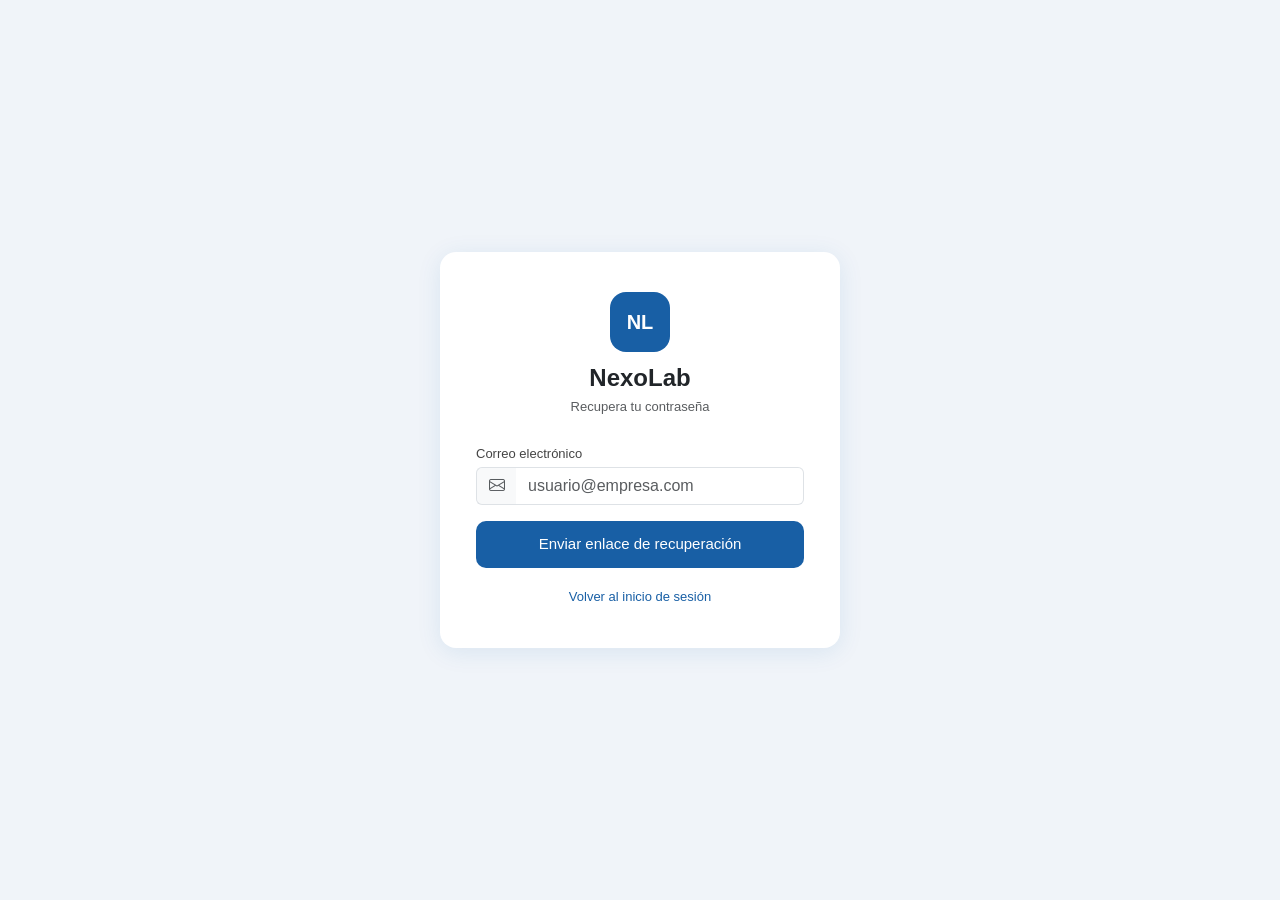
<file: forgot_password.html>
<!DOCTYPE html>
<html lang="es">
<head>
  <meta charset="UTF-8"/>
  <meta name="viewport" content="width=device-width, initial-scale=1.0"/>
  <title>NexoLab — Recuperar contraseña</title>
  <link href="https://cdn.jsdelivr.net/npm/bootstrap@5.3.2/dist/css/bootstrap.min.css" rel="stylesheet"/>
  <link href="https://cdn.jsdelivr.net/npm/bootstrap-icons@1.11.3/font/bootstrap-icons.min.css" rel="stylesheet"/>
  <link href="styles.css" rel="stylesheet"/>
  <style>
    body {
      min-height: 100vh;
      display: flex;
      align-items: center;
      justify-content: center;
    }
    .forgot-card {
      background: #fff;
      border-radius: 16px;
      padding: 40px 36px;
      width: 100%;
      max-width: 400px;
      box-shadow: 0 4px 24px rgba(24,95,165,0.10);
    }
  </style>
</head>
<body>
<div class="forgot-card">

  <!-- Logo -->
  <div class="text-center mb-4">
    <div class="logo-box"><span>NL</span></div>
    <h4 class="fw-semibold mb-1">NexoLab</h4>
    <p class="text-muted" style="font-size:13px">Recupera tu contraseña</p>
  </div>

  <!-- Alerta de error -->
  <div id="error-box" class="alert alert-danger d-none" role="alert">
    <i class="bi bi-exclamation-circle me-2"></i>
    <span id="error-msg">Error al enviar el enlace</span>
  </div>

  <!-- Alerta de éxito -->
  <div id="success-box" class="alert alert-success d-none" role="alert">
    <i class="bi bi-check-circle me-2"></i>
    <span id="success-msg">Enlace enviado a tu correo</span>
  </div>

  <!-- Formulario -->
  <form id="forgot-form" novalidate>
    <div class="mb-3">
      <label class="form-label">Correo electrónico</label>
      <div class="input-group">
        <span class="input-group-text bg-light border-end-0">
          <i class="bi bi-envelope text-muted"></i>
        </span>
        <input type="email" id="email" class="form-control border-start-0"
               placeholder="usuario@empresa.com" required/>
      </div>
      <div class="invalid-feedback">Ingresá un correo válido</div>
    </div>

    <button type="submit" class="btn-primary-custom" id="send-btn">
      <span id="btn-text">Enviar enlace de recuperación</span>
      <span id="btn-spinner" class="d-none">
        <span class="spinner-border spinner-border-sm me-2"></span>Enviando...
      </span>
    </button>
  </form>

  <div class="text-center mt-3">
    <a href="login.html" class="link-forgot">Volver al inicio de sesión</a>
  </div>
</div>

<script src="https://cdn.jsdelivr.net/npm/bootstrap@5.3.2/dist/js/bootstrap.bundle.min.js"></script>
<script>
document.getElementById('forgot-form').addEventListener('submit', async function(e) {
  e.preventDefault();
  const email = document.getElementById('email').value.trim();
  const errorBox = document.getElementById('error-box');
  const successBox = document.getElementById('success-box');
  const errorMsg = document.getElementById('error-msg');
  const successMsg = document.getElementById('success-msg');

  errorBox.classList.add('d-none');
  successBox.classList.add('d-none');

  if (!email || !email.includes('@') || !email.includes('.')) {
    this.classList.add('was-validated');
    return;
  }

  // Mostrar spinner
  document.getElementById('btn-text').classList.add('d-none');
  document.getElementById('btn-spinner').classList.remove('d-none');

  try {
    const res = await fetch('/api/auth/forgot-password', {
      method: 'POST',
      headers: { 'Content-Type': 'application/json' },
      body: JSON.stringify({ email }),
    });

    let data = null;
    try { data = await res.json(); } catch { /* no-json */ }

    if (res.ok) {
      successBox.classList.remove('d-none');
      successMsg.textContent = data?.message || 'Si el correo existe, vas a recibir instrucciones para recuperar el acceso.';
    } else {
      errorBox.classList.remove('d-none');
      errorMsg.textContent = data?.message || 'No se pudo procesar la solicitud.';
    }
  } catch {
    errorBox.classList.remove('d-none');
    errorMsg.textContent = 'No se pudo conectar con el servidor.';
  }

  // Ocultar spinner
  document.getElementById('btn-text').classList.remove('d-none');
  document.getElementById('btn-spinner').classList.add('d-none');
});
</script>
</body>
</html>
</file>
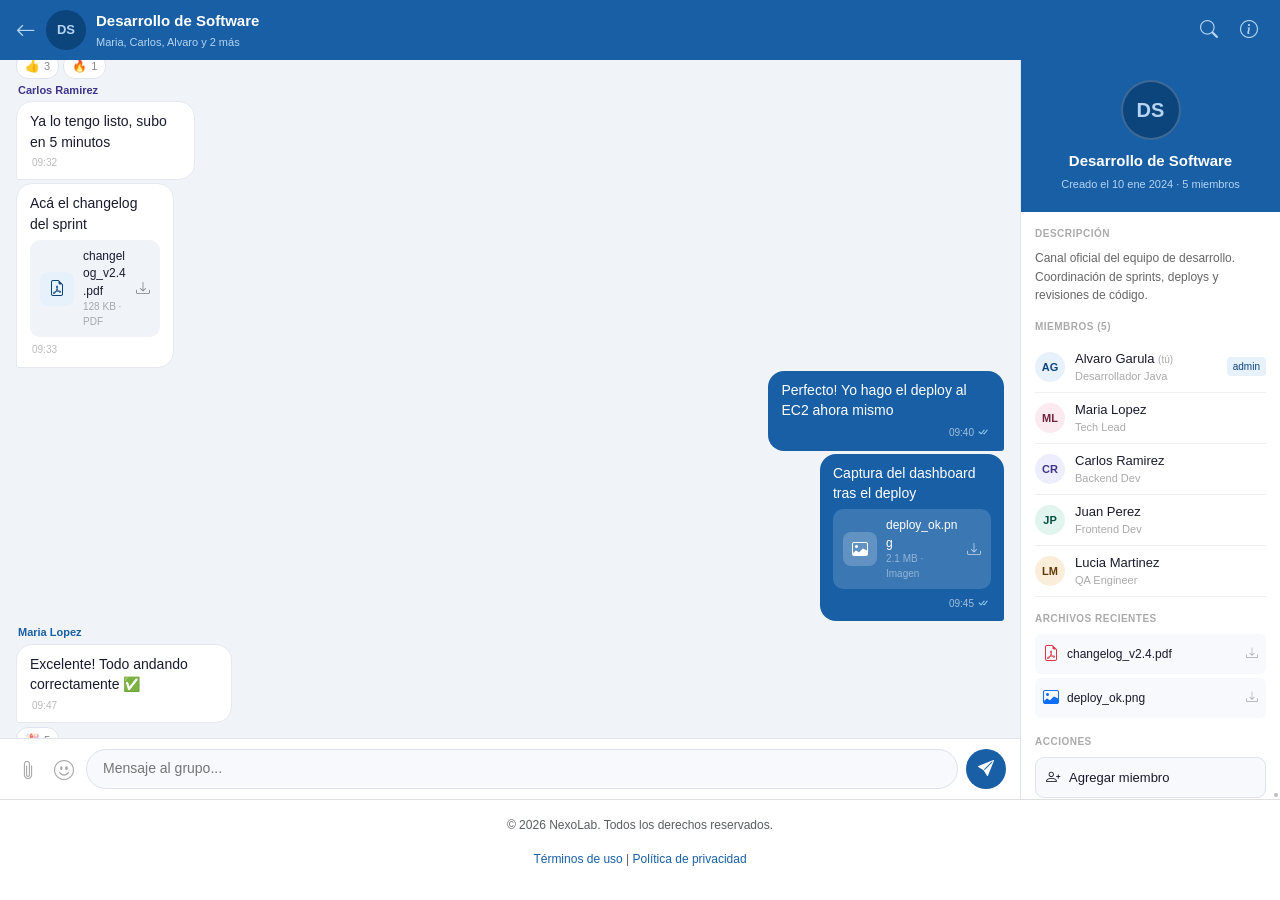
<file: group_chat.html>
<!DOCTYPE html>
<html lang="es">
<head>
  <meta charset="UTF-8"/>
  <meta name="viewport" content="width=device-width, initial-scale=1.0"/>
  <title>NexoLab — Chat Grupal</title>
  <link href="https://cdn.jsdelivr.net/npm/bootstrap@5.3.2/dist/css/bootstrap.min.css" rel="stylesheet"/>
  <link href="https://cdn.jsdelivr.net/npm/bootstrap-icons@1.11.3/font/bootstrap-icons.min.css" rel="stylesheet"/>
  <link href="styles.css" rel="stylesheet"/>
  <style>
    :root {
      --primary:       #185FA5;
      --primary-dark:  #0C447C;
      --primary-light: #B5D4F4;
      --bg:            #F0F4F9;
    }

    /* Layout pantalla completa */
    html, body { height:100%; margin:0; padding:0; overflow:hidden; font-family:'Segoe UI', sans-serif; }
    body { display:flex; flex-direction:column; background:var(--bg); }

    /* ── Navbar top ── */
    .chat-navbar {
      background: var(--primary);
      padding: 10px 16px;
      display: flex;
      align-items: center;
      gap: 10px;
      flex-shrink: 0;
      z-index: 10;
    }
    .back-link { color:var(--primary-light); font-size:20px; text-decoration:none; flex-shrink:0; }
    .back-link:hover { color:#fff; }
    .group-avatar {
      width:40px; height:40px; border-radius:50%;
      background:var(--primary-dark); color:var(--primary-light);
      display:flex; align-items:center; justify-content:center;
      font-size:13px; font-weight:700; flex-shrink:0;
    }
    .nav-info { flex:1; min-width:0; }
    .nav-name { color:#fff; font-size:15px; font-weight:600; white-space:nowrap; overflow:hidden; text-overflow:ellipsis; }
    .nav-sub  { color:var(--primary-light); font-size:11px; margin-top:1px; }
    .nav-action { color:var(--primary-light); background:none; border:none; font-size:18px; cursor:pointer; padding:6px; border-radius:8px; }
    .nav-action:hover { background:rgba(255,255,255,.1); color:#fff; }

    /* ── Layout principal ── */
    .main-content { flex:1; display:flex; overflow:hidden; }

    /* ── Área de mensajes ── */
    .chat-area { flex:1; display:flex; flex-direction:column; overflow:hidden; }
    .messages  {
      flex:1; overflow-y:auto; padding:14px 16px;
      display:flex; flex-direction:column; gap:3px;
      background:var(--bg);
    }
    .messages::-webkit-scrollbar { width:4px; }
    .messages::-webkit-scrollbar-thumb { background:#c5cfe0; border-radius:4px; }

    /* ── Burbujas ── */
    .mwrap     { display:flex; flex-direction:column; max-width:70%; }
    .mwrap.out { align-self:flex-end; align-items:flex-end; }
    .mwrap.in  { align-self:flex-start; align-items:flex-start; }
    .mwrap.sys { align-self:center; max-width:100%; }

    .bubble {
      padding:9px 13px; border-radius:16px;
      font-size:14px; line-height:1.45; word-break:break-word;
    }
    .bubble.out { background:var(--primary); color:#fff; border-bottom-right-radius:3px; }
    .bubble.in  { background:#fff; color:#1a1a2e; border-bottom-left-radius:3px; border:0.5px solid #e5e8ef; }
    .bubble.sys {
      background:rgba(0,0,0,.04); color:#999;
      font-size:12px; text-align:center; padding:5px 14px;
      border-radius:12px; border:none;
    }

    .sender-name { font-size:11px; font-weight:600; margin-bottom:3px; padding-left:2px; }
    .msg-time {
      font-size:10px; margin-top:4px; padding:0 2px;
      display:flex; align-items:center; gap:3px;
    }
    .msg-time.out { color:rgba(255,255,255,.6); justify-content:flex-end; }
    .msg-time.in  { color:#bbb; }

    /* Separador de fecha */
    .date-sep {
      display:flex; align-items:center; gap:10px;
      margin:10px 0; align-self:center; width:100%;
    }
    .date-sep span {
      font-size:11px; color:#aaa; white-space:nowrap;
      background:#e4e8f0; padding:3px 10px; border-radius:10px;
    }
    .date-sep hr { flex:1; border:none; border-top:1px solid #e0e4ee; margin:0; }

    /* Adjunto */
    .attachment {
      display:flex; align-items:center; gap:9px;
      border-radius:10px; padding:8px 10px; margin-top:6px;
      cursor:pointer;
    }
    .attachment.out { background:rgba(255,255,255,.15); }
    .attachment.in  { background:#F0F4F9; }
    .att-icon {
      width:34px; height:34px; border-radius:8px;
      display:flex; align-items:center; justify-content:center;
      font-size:11px; font-weight:700; flex-shrink:0;
    }
    .att-name { font-size:12px; font-weight:500; }
    .att-size { font-size:10px; opacity:.7; }

    /* Reacciones */
    .reactions { display:flex; gap:4px; margin-top:4px; flex-wrap:wrap; }
    .reaction {
      background:#fff; border:0.5px solid #e0e4ee;
      border-radius:12px; padding:3px 8px;
      font-size:12px; cursor:pointer; display:flex;
      align-items:center; gap:4px; color:#555;
      transition:background .15s;
    }
    .reaction:hover { background:#f0f4f9; }
    .reaction .count { font-size:11px; color:#888; }

    /* Typing indicator */
    .typing-dots { display:flex; gap:4px; align-items:center; padding:4px 2px; }
    .typing-dots span {
      width:7px; height:7px; border-radius:50%;
      background:#bbb; animation:bounce .9s infinite;
      display:inline-block;
    }
    .typing-dots span:nth-child(2) { animation-delay:.15s; }
    .typing-dots span:nth-child(3) { animation-delay:.3s; }
    @keyframes bounce { 0%,100%{transform:translateY(0)} 50%{transform:translateY(-5px)} }

    /* ── Barra de input ── */
    .input-bar {
      background:#fff; border-top:0.5px solid #e0e4ee;
      padding:10px 14px; display:flex;
      align-items:flex-end; gap:8px; flex-shrink:0;
    }
    .input-action { background:none; border:none; color:#aaa; font-size:20px; cursor:pointer; padding:4px; flex-shrink:0; }
    .input-action:hover { color:var(--primary); }
    .msg-textarea {
      flex:1; border:0.5px solid #dde2ee; border-radius:22px;
      padding:9px 16px; font-size:14px; outline:none;
      resize:none; max-height:100px; line-height:1.4;
      background:#f7f9fc; color:#1a1a2e; transition:border-color .15s;
    }
    .msg-textarea:focus { border-color:var(--primary); background:#fff; }
    .send-btn {
      width:40px; height:40px; border-radius:50%;
      background:var(--primary); color:#fff; border:none;
      display:flex; align-items:center; justify-content:center;
      font-size:16px; cursor:pointer; flex-shrink:0;
      transition:background .15s, transform .1s;
    }
    .send-btn:hover { background:var(--primary-dark); }
    .send-btn:active { transform:scale(.95); }

    /* ── Panel lateral de info del grupo ── */
    .info-panel {
      width:260px; background:#fff; border-left:0.5px solid #e0e4ee;
      overflow-y:auto; flex-shrink:0; display:flex; flex-direction:column;
    }
    .info-panel::-webkit-scrollbar { width:3px; }
    .info-panel::-webkit-scrollbar-thumb { background:#ddd; border-radius:3px; }
    .info-header {
      background:var(--primary); padding:20px 16px;
      text-align:center; flex-shrink:0;
    }
    .info-group-av {
      width:60px; height:60px; border-radius:50%;
      background:var(--primary-dark); color:var(--primary-light);
      font-size:20px; font-weight:700; display:flex;
      align-items:center; justify-content:center;
      margin:0 auto 10px; border:2px solid rgba(255,255,255,.2);
    }
    .info-name { color:#fff; font-size:15px; font-weight:600; }
    .info-sub  { color:var(--primary-light); font-size:11px; margin-top:3px; }
    .info-body { padding:14px; flex:1; }
    .info-section {
      font-size:10px; font-weight:600; color:#aaa;
      letter-spacing:.5px; text-transform:uppercase;
      margin:14px 0 8px;
    }
    .info-section:first-child { margin-top:0; }
    .info-desc { font-size:12px; color:#666; line-height:1.55; }
    .member-item {
      display:flex; align-items:center; gap:10px;
      padding:7px 0; border-bottom:0.5px solid #f0f0f0;
    }
    .member-item:last-child { border-bottom:none; }
    .mem-avatar {
      width:30px; height:30px; border-radius:50%;
      display:flex; align-items:center; justify-content:center;
      font-size:11px; font-weight:600; flex-shrink:0;
    }
    .mem-name  { font-size:13px; color:#1a1a2e; flex:1; }
    .mem-role  { font-size:10px; padding:2px 6px; border-radius:4px; font-weight:500; }
    .admin-tag { background:#E6F1FB; color:#0C447C; }
    .online-dot{ width:8px; height:8px; border-radius:50%; flex-shrink:0; }
    .info-action {
      width:100%; padding:9px; border-radius:9px;
      border:0.5px solid #e0e4ee; background:#f7f9fc;
      font-size:13px; cursor:pointer; color:#1a1a2e;
      text-align:left; display:flex; align-items:center; gap:8px;
      transition:background .15s; margin-bottom:6px;
    }
    .info-action:hover { background:#eef2f8; }
    .info-action.danger { border-color:#fca5a5; background:#fff5f5; color:#dc2626; }
    .info-action.danger:hover { background:#fee2e2; }
    .info-action i { width:16px; text-align:center; font-size:14px; }

    /* Toggle panel en mobile */
    @media(max-width:640px) {
      .info-panel { display:none; }
      .info-panel.show { display:flex; position:absolute; right:0; top:62px; bottom:0; z-index:20; width:80%; max-width:280px; box-shadow:-4px 0 20px rgba(0,0,0,.1); }
    }
  </style>
</head>
<body>

<!-- ── Navbar ── -->
<div class="chat-navbar">
  <a href="conversations.html" class="back-link"><i class="bi bi-arrow-left"></i></a>
  <div class="group-avatar">DS</div>
  <div class="nav-info">
    <div class="nav-name">Desarrollo de Software</div>
    <div class="nav-sub" id="nav-status">Maria, Carlos, Alvaro y 2 más</div>
  </div>
  <button class="nav-action" title="Buscar"><i class="bi bi-search"></i></button>
  <button class="nav-action" title="Info del grupo" onclick="togglePanel()"><i class="bi bi-info-circle"></i></button>
</div>

<!-- ── Contenido principal ── -->
<div class="main-content" style="position:relative">

  <!-- Chat -->
  <div class="chat-area">
    <div class="messages" id="messages">

      <div class="date-sep"><hr/><span>Hoy</span><hr/></div>

      <!-- Sistema -->
      <div class="mwrap sys"><div class="bubble sys">Carlos Ramirez se unió al grupo</div></div>

      <!-- Maria -->
      <div class="mwrap in">
        <div class="sender-name" style="color:#185FA5">Maria Lopez</div>
        <div class="bubble in">
          Buenos días equipo! Suban el nuevo build al servidor de pruebas
          <div class="msg-time in">09:15</div>
        </div>
        <div class="reactions">
          <div class="reaction">&#128077; <span class="count">3</span></div>
          <div class="reaction">&#128293; <span class="count">1</span></div>
        </div>
      </div>

      <!-- Carlos -->
      <div class="mwrap in">
        <div class="sender-name" style="color:#3C3489">Carlos Ramirez</div>
        <div class="bubble in">
          Ya lo tengo listo, subo en 5 minutos
          <div class="msg-time in">09:32</div>
        </div>
      </div>

      <!-- Carlos adjunto -->
      <div class="mwrap in">
        <div class="bubble in">
          Acá el changelog del sprint
          <div class="attachment in">
            <div class="att-icon" style="background:#E6F1FB;color:#0C447C">
              <i class="bi bi-file-earmark-pdf" style="font-size:16px"></i>
            </div>
            <div>
              <div class="att-name" style="color:#1a1a2e">changelog_v2.4.pdf</div>
              <div class="att-size" style="color:#888">128 KB · PDF</div>
            </div>
            <i class="bi bi-download ms-auto" style="color:#888;font-size:14px"></i>
          </div>
          <div class="msg-time in" style="margin-top:6px">09:33</div>
        </div>
      </div>

      <!-- Propio -->
      <div class="mwrap out">
        <div class="bubble out">
          Perfecto! Yo hago el deploy al EC2 ahora mismo
          <div class="msg-time out">09:40 <i class="bi bi-check-all" style="color:#90cdf4;font-size:12px"></i></div>
        </div>
      </div>

      <!-- Propio con imagen -->
      <div class="mwrap out">
        <div class="bubble out">
          Captura del dashboard tras el deploy
          <div class="attachment out">
            <div class="att-icon" style="background:rgba(255,255,255,.2);color:#fff">
              <i class="bi bi-image" style="font-size:16px"></i>
            </div>
            <div>
              <div class="att-name" style="color:#fff">deploy_ok.png</div>
              <div class="att-size" style="color:rgba(255,255,255,.65)">2.1 MB · Imagen</div>
            </div>
            <i class="bi bi-download ms-auto" style="color:rgba(255,255,255,.65);font-size:14px"></i>
          </div>
          <div class="msg-time out" style="margin-top:6px">09:45 <i class="bi bi-check-all" style="color:#90cdf4;font-size:12px"></i></div>
        </div>
      </div>

      <!-- Maria responde -->
      <div class="mwrap in">
        <div class="sender-name" style="color:#185FA5">Maria Lopez</div>
        <div class="bubble in">
          Excelente! Todo andando correctamente ✅
          <div class="msg-time in">09:47</div>
        </div>
        <div class="reactions">
          <div class="reaction">&#127881; <span class="count">5</span></div>
        </div>
      </div>

      <!-- Juan -->
      <div class="mwrap in">
        <div class="sender-name" style="color:#0F6E56">Juan Perez</div>
        <div class="bubble in">
          Genial equipo, lo marco como completado en Jira
          <div class="msg-time in">09:50</div>
        </div>
      </div>

      <!-- Typing indicator -->
      <div class="mwrap in" id="typing-wrap" style="display:none">
        <div class="sender-name" style="color:#3C3489">Carlos Ramirez</div>
        <div class="bubble in" style="padding:10px 14px">
          <div class="typing-dots"><span></span><span></span><span></span></div>
        </div>
      </div>

    </div>

    <!-- Barra de input -->
    <div class="input-bar">
      <button class="input-action" title="Adjuntar archivo" onclick="simulateAttach()">
        <i class="bi bi-paperclip"></i>
      </button>
      <button class="input-action" title="Emoji">
        <i class="bi bi-emoji-smile"></i>
      </button>
      <textarea class="msg-textarea" id="msg-input" rows="1"
                placeholder="Mensaje al grupo..."
                oninput="autoResize(this)"
                onkeydown="handleKey(event)"></textarea>
      <button class="send-btn" onclick="sendMessage()" title="Enviar">
        <i class="bi bi-send-fill"></i>
      </button>
    </div>
  </div>

  <!-- ── Panel de info del grupo ── -->
  <div class="info-panel" id="info-panel">
    <div class="info-header">
      <div class="info-group-av">DS</div>
      <div class="info-name">Desarrollo de Software</div>
      <div class="info-sub">Creado el 10 ene 2024 · 5 miembros</div>
    </div>
    <div class="info-body">

      <div class="info-section">Descripción</div>
      <div class="info-desc">Canal oficial del equipo de desarrollo. Coordinación de sprints, deploys y revisiones de código.</div>

      <div class="info-section">Miembros (5)</div>

      <div class="member-item">
        <div class="mem-avatar" style="background:#E6F1FB;color:#0C447C">AG</div>
        <div class="flex-grow-1">
          <div class="mem-name">Alvaro Garula <span style="font-size:10px;color:#aaa">(tú)</span></div>
          <div style="font-size:11px;color:#aaa">Desarrollador Java</div>
        </div>
        <div class="online-dot" style="background:#22C55E"></div>
        <span class="mem-role admin-tag">admin</span>
      </div>

      <div class="member-item">
        <div class="mem-avatar" style="background:#FBEAF0;color:#72243E">ML</div>
        <div class="flex-grow-1">
          <div class="mem-name">Maria Lopez</div>
          <div style="font-size:11px;color:#aaa">Tech Lead</div>
        </div>
        <div class="online-dot" style="background:#22C55E"></div>
      </div>

      <div class="member-item">
        <div class="mem-avatar" style="background:#EEEDFE;color:#3C3489">CR</div>
        <div class="flex-grow-1">
          <div class="mem-name">Carlos Ramirez</div>
          <div style="font-size:11px;color:#aaa">Backend Dev</div>
        </div>
        <div class="online-dot" style="background:#22C55E"></div>
      </div>

      <div class="member-item">
        <div class="mem-avatar" style="background:#E1F5EE;color:#085041">JP</div>
        <div class="flex-grow-1">
          <div class="mem-name">Juan Perez</div>
          <div style="font-size:11px;color:#aaa">Frontend Dev</div>
        </div>
        <div class="online-dot" style="background:#bbb"></div>
      </div>

      <div class="member-item">
        <div class="mem-avatar" style="background:#FAEEDA;color:#633806">LM</div>
        <div class="flex-grow-1">
          <div class="mem-name">Lucia Martinez</div>
          <div style="font-size:11px;color:#aaa">QA Engineer</div>
        </div>
        <div class="online-dot" style="background:#bbb"></div>
      </div>

      <div class="info-section">Archivos recientes</div>
      <div class="d-flex flex-column gap-1 mb-3">
        <div class="d-flex align-items-center gap-2 p-2 rounded" style="background:#f7f9fc;cursor:pointer">
          <i class="bi bi-file-earmark-pdf text-danger"></i>
          <div style="font-size:12px;color:#1a1a2e;flex:1;overflow:hidden;white-space:nowrap;text-overflow:ellipsis">changelog_v2.4.pdf</div>
          <i class="bi bi-download" style="font-size:12px;color:#aaa"></i>
        </div>
        <div class="d-flex align-items-center gap-2 p-2 rounded" style="background:#f7f9fc;cursor:pointer">
          <i class="bi bi-image text-primary"></i>
          <div style="font-size:12px;color:#1a1a2e;flex:1;overflow:hidden;white-space:nowrap;text-overflow:ellipsis">deploy_ok.png</div>
          <i class="bi bi-download" style="font-size:12px;color:#aaa"></i>
        </div>
      </div>

      <div class="info-section">Acciones</div>
      <button class="info-action"><i class="bi bi-person-plus"></i> Agregar miembro</button>
      <button class="info-action"><i class="bi bi-bell-slash"></i> Silenciar grupo</button>
      <button class="info-action"><i class="bi bi-search"></i> Buscar en el chat</button>
      <button class="info-action danger"><i class="bi bi-box-arrow-right"></i> Salir del grupo</button>
    </div>
  </div>

</div>

<script src="https://cdn.jsdelivr.net/npm/bootstrap@5.3.2/dist/js/bootstrap.bundle.min.js"></script>
<script>
const currentUser = JSON.parse(localStorage.getItem('current_user') ||
  '{"id":"1","name":"Alvaro Garula"}');

const REPLIES = [
  'Entendido, lo actualizo en el tablero',
  '👍 Perfecto!',
  'Gracias, lo reviso ahora mismo',
  'Ok, lo tengo en cuenta para el próximo sprint',
  'Excelente trabajo equipo!',
  'Lo marco como hecho en Jira',
  'Voy a revisar el log del servidor',
];

const SENDERS = [
  { name:'Maria Lopez',   color:'#185FA5', bg:'#FBEAF0', av:'ML', initials:'ML' },
  { name:'Carlos Ramirez',color:'#3C3489', bg:'#EEEDFE', av:'CR', initials:'CR' },
  { name:'Juan Perez',    color:'#0F6E56', bg:'#E1F5EE', av:'JP', initials:'JP' },
];

let typingTimeout;

function togglePanel() {
  const panel = document.getElementById('info-panel');
  panel.classList.toggle('show');
}

function autoResize(el) {
  el.style.height = 'auto';
  el.style.height = Math.min(el.scrollHeight, 100) + 'px';
}

function handleKey(e) {
  if (e.key === 'Enter' && !e.shiftKey) {
    e.preventDefault();
    sendMessage();
  }
}

function sendMessage() {
  const input = document.getElementById('msg-input');
  const text  = input.value.trim();
  if (!text) return;

  input.value = '';
  autoResize(input);

  appendMessage({
    type:    'out',
    content: text,
    time:    now(),
    read:    false,
  });

  scrollBottom();
  simulateReply();
}

function appendMessage(msg) {
  const msgs = document.getElementById('messages');
  const typing = document.getElementById('typing-wrap');
  if (typing) msgs.removeChild(typing);

  const wrap = document.createElement('div');
  wrap.className = `mwrap ${msg.type}`;

  const buildAttachmentUrl = (a) => {
    const raw = (a.url || a.urlArchivo || a.rutaArchivo || '').trim();
    if (raw) {
      if (/^https?:\/\//i.test(raw) || raw.startsWith('data:')) return raw;
      if (raw.startsWith('/api/uploads/')) return raw;
      if (raw.startsWith('/uploads/')) return '/api' + raw;
      if (raw.startsWith('uploads/')) return '/api/' + raw;
      if (raw.startsWith('/')) return '/api' + raw;
      return '/api/uploads/' + raw.replace(/^\/+/, '');
    }
    return '/api/uploads/' + encodeURIComponent(a.nombre || a.nombreArchivo || 'archivo');
  };

  let attachHtml = '';
  if (msg.attachments && Array.isArray(msg.attachments)) {
    msg.attachments.forEach(a => {
      const tipo = (a.tipoArchivo || '').toUpperCase();
      const isImg = tipo.includes('IMAGE') || tipo.includes('IMG');
      const isPdf = tipo.includes('PDF');
      const ruta = buildAttachmentUrl(a);
      let preview = '';

      if (isImg) {
        preview = `<img src="${ruta}" alt="${a.nombre}" style="max-width:180px; max-height:120px; border-radius:8px; margin-top:6px;" />`;
      }

      attachHtml += `
        <div class="attachment ${msg.type}">
          <div class="att-icon" style="background:${msg.type === 'out' ? 'rgba(255,255,255,.2)' : '#F0F4F9'}; color:${msg.type === 'out' ? '#fff' : '#1a1a2e'}">
            <i class="bi ${isPdf ? 'bi-file-earmark-pdf' : 'bi-file-earmark'}" style="font-size:16px"></i>
          </div>
          <div>
            <div class="att-name">${a.nombre}</div>
            <div class="att-size">${a.tamano}</div>
          </div>
          <a href="${ruta}" target="_blank" rel="noopener noreferrer" class="ms-auto" title="Descargar" style="color:${msg.type === 'out' ? 'rgba(255,255,255,.65)' : '#888'}; font-size:14px; text-decoration:none;">
            <i class="bi bi-download"></i>
          </a>
          ${preview}
        </div>`;
    });
  }

  if (msg.type === 'in' || msg.type === 'out') {
    wrap.innerHTML = `
      ${msg.type === 'in' ? `<div class="sender-name" style="color:${msg.senderColor}">${msg.senderName}</div>` : ''}
      <div class="bubble ${msg.type}">
        ${escHtml(msg.content)}
        ${attachHtml}
        <div class="msg-time ${msg.type}">${msg.time}</div>
      </div>`;
  } else if (msg.type === 'sys') {
    wrap.innerHTML = `<div class="bubble sys">${msg.content}</div>`;
  }

  msgs.appendChild(wrap);
  scrollBottom();
}

function simulateAttach() {
  const msgs   = document.getElementById('messages');
  const typing = document.getElementById('typing-wrap');
  const wrap   = document.createElement('div');
  wrap.className = 'mwrap out';
  wrap.innerHTML = `
    <div class="bubble out">
      <div class="attachment out">
        <div class="att-icon" style="background:rgba(255,255,255,.2);color:#fff">
          <i class="bi bi-file-earmark-text" style="font-size:16px"></i>
        </div>
        <div>
          <div class="att-name" style="color:#fff">documento_${Date.now()}.pdf</div>
          <div class="att-size" style="color:rgba(255,255,255,.65)">345 KB · PDF</div>
        </div>
        <i class="bi bi-download ms-auto" style="color:rgba(255,255,255,.65);font-size:14px"></i>
      </div>
      <div class="msg-time out" style="margin-top:6px">
        ${now()} <i class="bi bi-check" style="font-size:12px"></i>
      </div>
    </div>`;
  msgs.insertBefore(wrap, typing);
  scrollBottom();
  simulateReply();
}

function simulateReply() {
        if (typing) msgs.appendChild(typing);
  const delay  = 1200 + Math.random() * 1000;

  document.getElementById('nav-status').textContent = sender.name + ' está escribiendo...';
  document.getElementById('typing-wrap').style.display = 'flex';
  scrollBottom();

  clearTimeout(typingTimeout);
  typingTimeout = setTimeout(() => {
    document.getElementById('typing-wrap').style.display = 'none';
    document.getElementById('nav-status').textContent = 'Maria, Carlos, Alvaro y 2 más';

    appendMessage({
      type:        'in',
      senderName:  sender.name,
      senderColor: sender.color,
      content:     REPLIES[Math.floor(Math.random() * REPLIES.length)],
      time:        now(),
    });
  }, delay + 1500);
}

function scrollBottom() {
  const msgs = document.getElementById('messages');
  msgs.scrollTop = msgs.scrollHeight;
}

function now() {
  const d = new Date();
  return d.getHours() + ':' + String(d.getMinutes()).padStart(2, '0');
}

function escHtml(str) {
  return str.replace(/&/g,'&amp;').replace(/</g,'&lt;').replace(/>/g,'&gt;');
}

scrollBottom();
</script>

<!-- Footer -->
<footer class="text-center py-3 text-muted" style="font-size: 12px; background: #fff; border-top: 1px solid #e0e0e0;">
  <div class="container">
    <p>&copy; 2026 NexoLab. Todos los derechos reservados.</p>
    <p>
      <a href="#" style="color: var(--primary); text-decoration: none;">Términos de uso</a> |
      <a href="#" style="color: var(--primary); text-decoration: none;">Política de privacidad</a>
    </p>
  </div>
</footer>
</body>
</html>
</file>
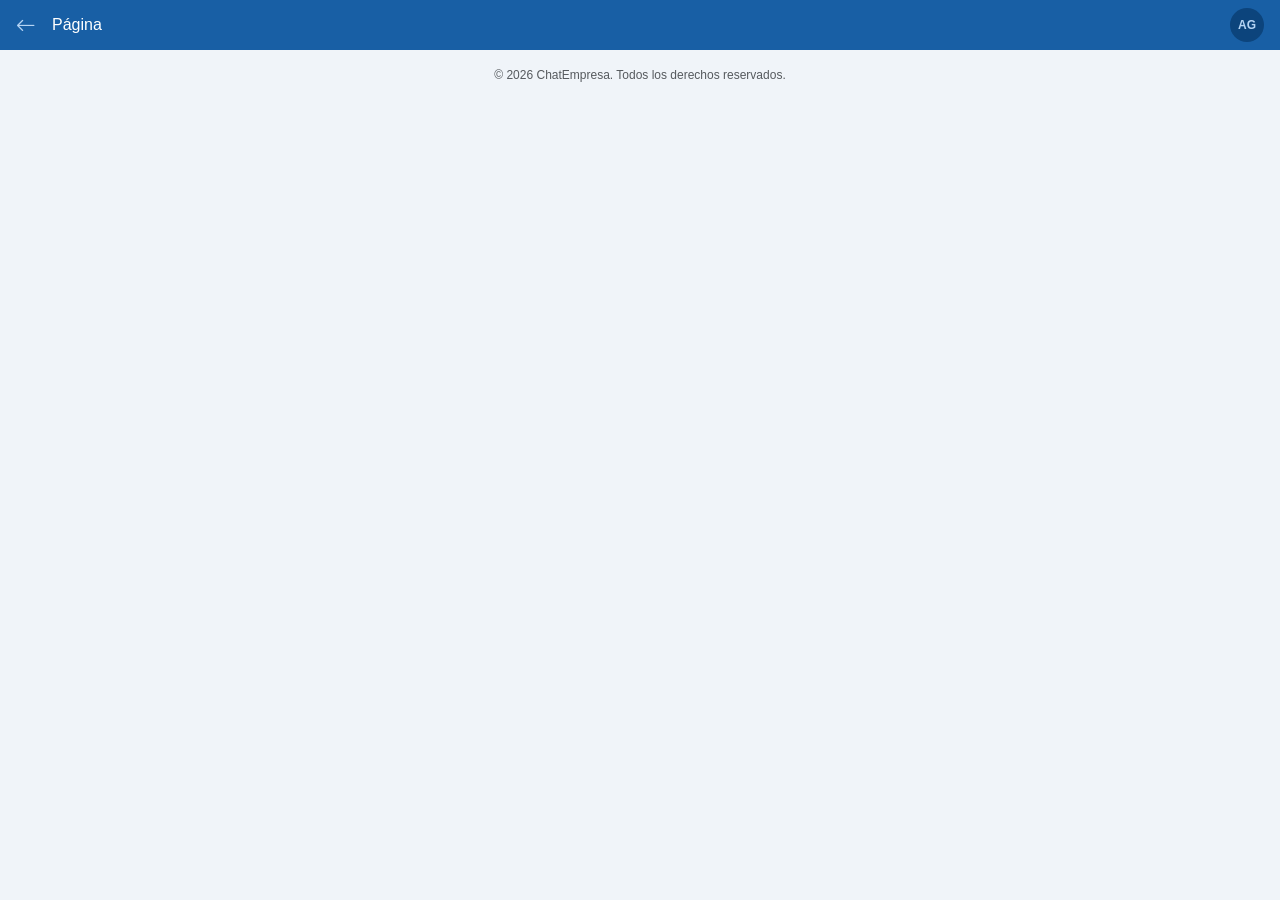
<file: header.html>
<!DOCTYPE html>
<html lang="es">
<head>
  <meta charset="UTF-8">
  <meta name="viewport" content="width=device-width, initial-scale=1.0">
  <title>NexoLab</title>
  <link href="https://cdn.jsdelivr.net/npm/bootstrap@5.3.2/dist/css/bootstrap.min.css" rel="stylesheet">
  <link href="https://cdn.jsdelivr.net/npm/bootstrap-icons@1.11.3/font/bootstrap-icons.min.css" rel="stylesheet">
  <link href="styles.css" rel="stylesheet">
</head>
<body>
  <!-- Header/Navbar Común -->
  <nav class="navbar px-3 py-2 d-flex align-items-center gap-3">
    <a href="conversations.html" class="back-link">
      <i class="bi bi-arrow-left"></i>
    </a>
    <span class="navbar-title" id="page-title">Página</span>
    <!-- Espacio para elementos adicionales como avatar de usuario -->
    <div class="ms-auto">
      <div class="user-initials">AG</div>
    </div>
  </nav>

  <!-- Contenido principal -->
  <div class="container-fluid p-0">
    <!-- Aquí va el contenido específico de cada página -->
  </div>

  <!-- Footer Común (opcional) -->
  <footer class="text-center py-3 text-muted" style="font-size: 12px;">
    <p>&copy; 2026 ChatEmpresa. Todos los derechos reservados.</p>
  </footer>

  <script src="https://cdn.jsdelivr.net/npm/bootstrap@5.3.2/dist/js/bootstrap.bundle.min.js"></script>
</body>
</html>
</file>
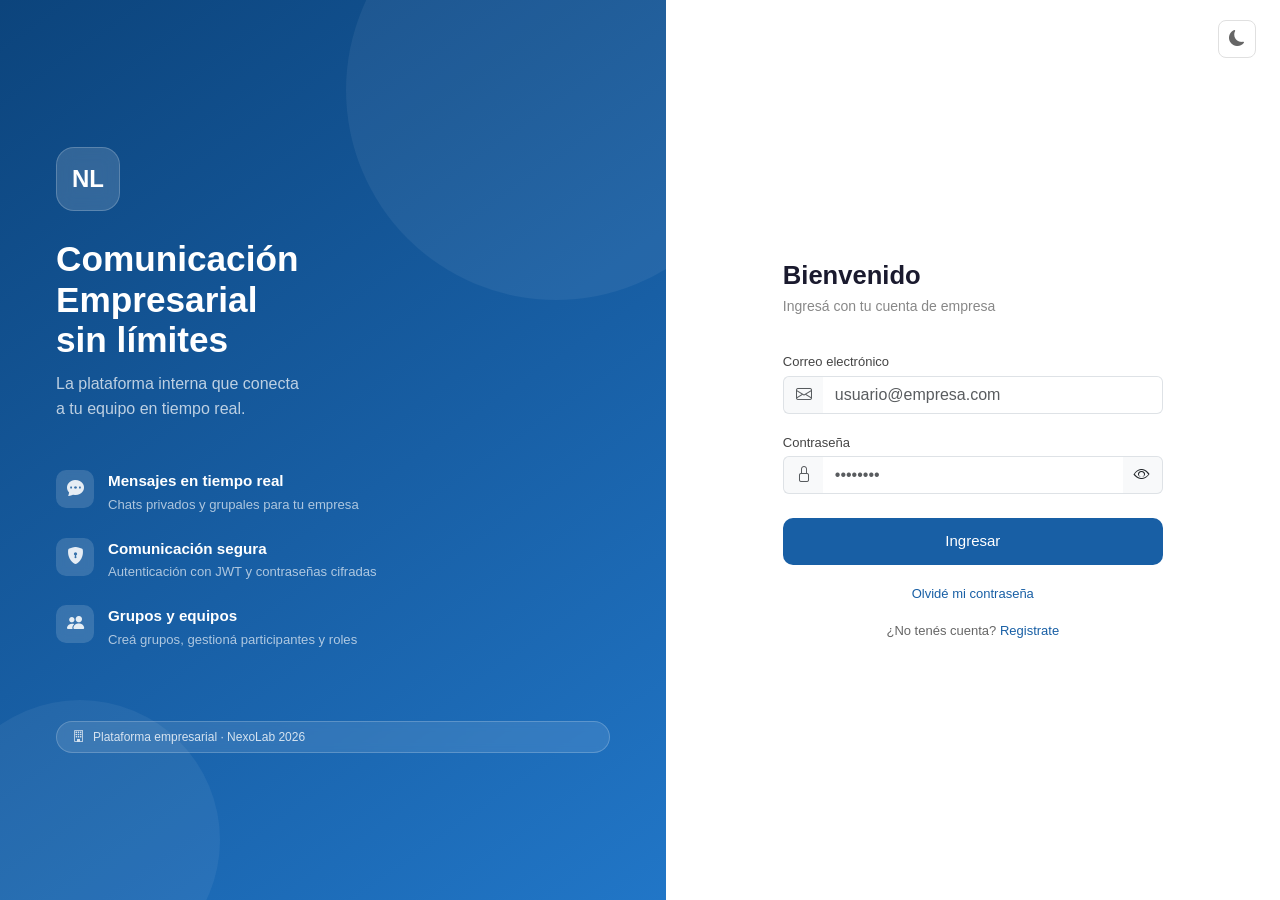
<file: login.html>
<!DOCTYPE html>
<html lang="es">
<head>
  <meta charset="UTF-8"/>
  <meta name="viewport" content="width=device-width, initial-scale=1.0"/>
  <title>NexoLab — Iniciar sesión</title>
  <link href="https://cdn.jsdelivr.net/npm/bootstrap@5.3.2/dist/css/bootstrap.min.css" rel="stylesheet"/>
  <link href="https://cdn.jsdelivr.net/npm/bootstrap-icons@1.11.3/font/bootstrap-icons.min.css" rel="stylesheet"/>
  <link href="styles.css" rel="stylesheet"/>
</head>
<body class="login-page">
<script src="theme.js"></script>

<!-- Panel izquierdo -->
<div class="login-left">
  <div class="brand-logo">NL</div>

  <h1 class="brand-title">Comunicación<br>Empresarial<br>sin límites</h1>
  <p class="brand-subtitle">La plataforma interna que conecta<br>a tu equipo en tiempo real.</p>

  <ul class="feature-list">
    <li>
      <div class="feature-icon"><i class="bi bi-chat-dots-fill"></i></div>
      <div class="feature-text">
        <strong>Mensajes en tiempo real</strong>
        <span>Chats privados y grupales para tu empresa</span>
      </div>
    </li>
    <li>
      <div class="feature-icon"><i class="bi bi-shield-lock-fill"></i></div>
      <div class="feature-text">
        <strong>Comunicación segura</strong>
        <span>Autenticación con JWT y contraseñas cifradas</span>
      </div>
    </li>
    <li>
      <div class="feature-icon"><i class="bi bi-people-fill"></i></div>
      <div class="feature-text">
        <strong>Grupos y equipos</strong>
        <span>Creá grupos, gestioná participantes y roles</span>
      </div>
    </li>
  </ul>

  <div class="brand-badge">
    <i class="bi bi-building"></i>
    Plataforma empresarial · NexoLab 2026
  </div>
</div>

<!-- Panel derecho -->
<div class="login-right" style="position:relative">

  <!-- Toggle dark mode -->
  <button class="theme-toggle-right" id="theme-toggle" title="Modo oscuro">
    <i class="bi bi-moon-fill"></i>
  </button>

  <div class="login-form-wrap">
    <h2>Bienvenido</h2>
    <p class="sub">Ingresá con tu cuenta de empresa</p>

    <div id="error-box" class="alert alert-danger d-none" role="alert">
      <i class="bi bi-exclamation-circle me-2"></i>
      <span id="error-msg">Credenciales incorrectas</span>
    </div>

    <form id="login-form" novalidate>
      <div class="mb-3">
        <label class="form-label">Correo electrónico</label>
        <div class="input-group">
          <span class="input-group-text bg-light border-end-0">
            <i class="bi bi-envelope text-muted"></i>
          </span>
          <input type="email" id="email" class="form-control border-start-0"
                 placeholder="usuario@empresa.com" required/>
        </div>
      </div>

      <div class="mb-4">
        <label class="form-label">Contraseña</label>
        <div class="input-group">
          <span class="input-group-text bg-light border-end-0">
            <i class="bi bi-lock text-muted"></i>
          </span>
          <input type="password" id="password" class="form-control border-start-0 border-end-0"
                 placeholder="••••••••" required minlength="6"/>
          <button type="button" class="input-group-text bg-light border-start-0"
                  onclick="togglePass()" id="toggle-btn">
            <i class="bi bi-eye" id="eye-icon"></i>
          </button>
        </div>
      </div>

      <button type="submit" class="btn-primary-custom" id="login-btn">
        <span id="btn-text">Ingresar</span>
        <span id="btn-spinner" class="d-none">
          <span class="spinner-border spinner-border-sm me-2"></span>Ingresando...
        </span>
      </button>
    </form>

    <div class="text-center mt-3">
      <a href="forgot_password.html" class="link-forgot">Olvidé mi contraseña</a>
    </div>

    <div class="link-login mt-3">
      ¿No tenés cuenta? <a href="registro.html">Registrate</a>
    </div>
  </div>
</div>

<script src="https://cdn.jsdelivr.net/npm/bootstrap@5.3.2/dist/js/bootstrap.bundle.min.js"></script>
<script>
  initThemeToggle('theme-toggle');

  function togglePass() {
    const input = document.getElementById('password');
    const icon  = document.getElementById('eye-icon');
    input.type = input.type === 'password' ? 'text' : 'password';
    icon.className = input.type === 'password' ? 'bi bi-eye' : 'bi bi-eye-slash';
  }

  document.getElementById('login-form').addEventListener('submit', async function(e) {
    e.preventDefault();
    const email    = document.getElementById('email').value.trim();
    const password = document.getElementById('password').value;
    const errorBox = document.getElementById('error-box');
    const errorMsg = document.getElementById('error-msg');

    errorBox.classList.add('d-none');
    if (!email || !email.includes('@') || password.length < 6) {
      this.classList.add('was-validated');
      return;
    }

    document.getElementById('btn-text').classList.add('d-none');
    document.getElementById('btn-spinner').classList.remove('d-none');
    document.getElementById('login-btn').disabled = true;

    try {
      const res = await fetch('/api/auth/login', {
        method:  'POST',
        headers: { 'Content-Type': 'application/json' },
        body:    JSON.stringify({ email, password })
      });

      if (res.ok) {
        const data = await res.json();
        localStorage.setItem('jwt_token',    data.token);
        localStorage.setItem('current_user', JSON.stringify(data.user));
        const role = String(
          (data.user && (data.user.rolSistema ?? data.user.rol_sistema ?? data.user.role)) ?? ''
        ).trim().toUpperCase();
        window.location.replace(
          (role === 'ADMIN_SISTEMA' || role === 'ADMIN') ? 'admin.html' : 'conversations.html'
        );
      } else {
        const err = await res.json();
        errorMsg.textContent = err.message || 'Credenciales incorrectas';
        errorBox.classList.remove('d-none');
      }
    } catch {
      errorMsg.textContent = 'No se pudo conectar al servidor. Probá de nuevo.';
      errorBox.classList.remove('d-none');
    } finally {
      document.getElementById('btn-text').classList.remove('d-none');
      document.getElementById('btn-spinner').classList.add('d-none');
      document.getElementById('login-btn').disabled = false;
    }
  });
</script>
</body>
</html>
</file>
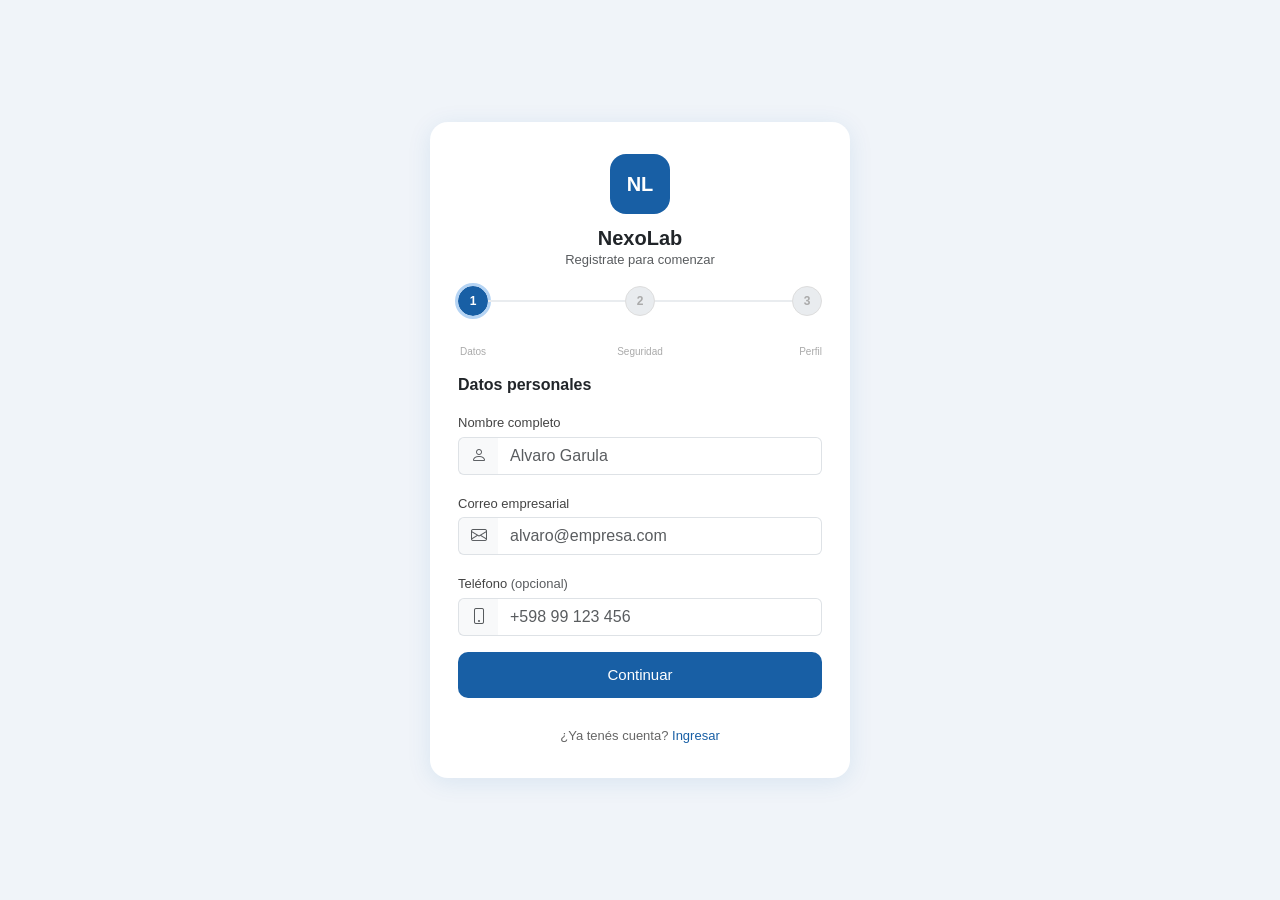
<file: registro.html>
<!DOCTYPE html>
<html lang="es">
<head>
  <meta charset="UTF-8"/>
  <meta name="viewport" content="width=device-width, initial-scale=1.0"/>
  <title>NexoLab — Crear cuenta</title>
  <link href="https://cdn.jsdelivr.net/npm/bootstrap@5.3.2/dist/css/bootstrap.min.css" rel="stylesheet"/>
  <link href="https://cdn.jsdelivr.net/npm/bootstrap-icons@1.11.3/font/bootstrap-icons.min.css" rel="stylesheet"/>
  <link href="styles.css" rel="stylesheet"/>
</head>
<body class="register-page">
<div class="register-card">

  <!-- Logo -->
  <div class="text-center mb-3">
    <div class="logo-box"><span>NL</span></div>
    <h5 class="fw-semibold mb-0">NexoLab</h5>
    <p class="text-muted mb-0" style="font-size:13px">Registrate para comenzar</p>
  </div>

  <!-- Barra de pasos -->
  <div id="step-bar-wrap">
    <div class="step-bar">
      <div class="step-dot active" id="dot-1">1</div>
      <div class="step-line" id="line-1"></div>
      <div class="step-dot pending" id="dot-2">2</div>
      <div class="step-line" id="line-2"></div>
      <div class="step-dot pending" id="dot-3">3</div>
    </div>
    <div class="d-flex justify-content-between mb-3">
      <span class="step-label" style="width:30px">Datos</span>
      <span class="step-label" style="flex:1;text-align:center">Seguridad</span>
      <span class="step-label" style="width:30px;text-align:right">Perfil</span>
    </div>
  </div>

  <!-- ── PASO 1: Datos personales ── -->
  <div class="step-panel active" id="step1">
    <h6 class="fw-semibold mb-3">Datos personales</h6>

    <div id="alert-step1" class="alert alert-danger d-none py-2" style="font-size:13px"></div>

    <div class="mb-3">
      <label class="form-label">Nombre completo</label>
      <div class="input-group">
        <span class="input-group-text bg-light border-end-0"><i class="bi bi-person text-muted"></i></span>
        <input type="text" class="form-control border-start-0" id="f-name"
               placeholder="Alvaro Garula" oninput="validateName()"/>
      </div>
      <div id="name-feedback" class="form-text text-danger d-none" style="font-size:11px">Ingresá nombre y apellido</div>
    </div>

    <div class="mb-3">
      <label class="form-label">Correo empresarial</label>
      <div class="input-group">
        <span class="input-group-text bg-light border-end-0"><i class="bi bi-envelope text-muted"></i></span>
        <input type="email" class="form-control border-start-0" id="f-email"
               placeholder="alvaro@empresa.com" oninput="validateEmail()"/>
      </div>
      <div id="email-feedback" class="form-text text-danger d-none" style="font-size:11px">Ingresá un correo válido</div>
    </div>

    <div class="mb-3">
      <label class="form-label">Teléfono <span class="text-muted fw-normal">(opcional)</span></label>
      <div class="input-group">
        <span class="input-group-text bg-light border-end-0"><i class="bi bi-phone text-muted"></i></span>
        <input type="tel" class="form-control border-start-0" id="f-phone" placeholder="+598 99 123 456"/>
      </div>
    </div>

    <button class="btn-primary-custom mb-3" onclick="goStep(2)">Continuar</button>

    <div class="link-login">¿Ya tenés cuenta? <a href="login.html">Ingresar</a></div>
  </div>

  <!-- ── PASO 2: Contraseña ── -->
  <div class="step-panel" id="step2">
    <h6 class="fw-semibold mb-3">Crear contraseña</h6>

    <div id="alert-step2" class="alert alert-danger d-none py-2" style="font-size:13px"></div>

    <div class="mb-3">
      <label class="form-label">Contraseña</label>
      <div class="input-group">
        <span class="input-group-text bg-light border-end-0"><i class="bi bi-lock text-muted"></i></span>
        <input type="password" class="form-control border-start-0 border-end-0" id="f-pwd"
               placeholder="Mínimo 8 caracteres" oninput="checkStrength()"/>
        <button class="input-group-text bg-light border-start-0" type="button" onclick="toggleVis('f-pwd','eye1')">
          <i class="bi bi-eye" id="eye1"></i>
        </button>
      </div>
      <div class="strength-bar mt-2">
        <div class="strength-fill" id="strength-fill"></div>
      </div>
      <div id="strength-label" class="form-text" style="font-size:11px;color:#aaa">Ingresá una contraseña</div>
    </div>

    <div class="mb-3">
      <label class="form-label">Confirmar contraseña</label>
      <div class="input-group">
        <span class="input-group-text bg-light border-end-0"><i class="bi bi-lock-fill text-muted"></i></span>
        <input type="password" class="form-control border-start-0 border-end-0" id="f-pwd2"
               placeholder="Repetir contraseña" oninput="checkMatch()"/>
        <button class="input-group-text bg-light border-start-0" type="button" onclick="toggleVis('f-pwd2','eye2')">
          <i class="bi bi-eye" id="eye2"></i>
        </button>
      </div>
      <div id="match-msg" class="form-text d-none" style="font-size:11px"></div>
    </div>

    <!-- Requisitos -->
    <div class="mb-3 p-3 rounded" style="background:#f8f9fa">
      <div class="fw-medium mb-2" style="font-size:12px;color:#555">Requisitos de la contraseña</div>
      <div class="d-flex flex-column gap-1">
        <div class="req-item" id="req-len"><i class="bi bi-circle"></i>Mínimo 8 caracteres</div>
        <div class="req-item" id="req-upper"><i class="bi bi-circle"></i>Al menos una mayúscula</div>
        <div class="req-item" id="req-num"><i class="bi bi-circle"></i>Al menos un número</div>
        <div class="req-item" id="req-spec"><i class="bi bi-circle"></i>Al menos un carácter especial (!@#$)</div>
      </div>
    </div>

    <div class="d-flex gap-2">
      <button class="btn btn-outline-secondary flex-shrink-0" onclick="goStep(1)">
        <i class="bi bi-arrow-left"></i>
      </button>
      <button class="btn-primary-custom" onclick="goStep(3)">Continuar</button>
    </div>
  </div>

  <!-- ── PASO 3: Perfil y términos ── -->
  <div class="step-panel" id="step3">
    <h6 class="fw-semibold mb-3">Personalizar perfil</h6>
    <div id="alert-step3" class="alert alert-danger d-none py-2" style="font-size:13px"></div>

    <div class="mb-3">
      <label class="form-label">Elegí tu color de avatar</label>
      <div class="d-flex gap-2 justify-content-center mb-2" id="avatar-options">
        <div class="avatar-opt selected" style="background:#E6F1FB;color:#0C447C" onclick="selectAvatar(this)" data-bg="#E6F1FB" data-color="#0C447C"></div>
        <div class="avatar-opt" style="background:#EEEDFE;color:#3C3489" onclick="selectAvatar(this)" data-bg="#EEEDFE" data-color="#3C3489"></div>
        <div class="avatar-opt" style="background:#E1F5EE;color:#085041" onclick="selectAvatar(this)" data-bg="#E1F5EE" data-color="#085041"></div>
        <div class="avatar-opt" style="background:#FAEEDA;color:#633806" onclick="selectAvatar(this)" data-bg="#FAEEDA" data-color="#633806"></div>
        <div class="avatar-opt" style="background:#FBEAF0;color:#72243E" onclick="selectAvatar(this)" data-bg="#FBEAF0" data-color="#72243E"></div>
      </div>
      <!-- Preview del avatar -->
      <div class="text-center">
        <div id="avatar-preview" style="width:56px;height:56px;border-radius:50%;background:#E6F1FB;color:#0C447C;font-size:18px;font-weight:700;display:flex;align-items:center;justify-content:center;margin:0 auto;border:2px solid #185FA5">AG</div>
      </div>
    </div>

    <!-- Términos -->
    <div class="d-flex align-items-start gap-2 mb-3 p-3 rounded" style="background:#f8f9fa">
      <div class="custom-check" id="terms-check" onclick="toggleTerms()"></div>
      <div style="font-size:12px;color:#555;line-height:1.5">
        Acepto los <a href="#" style="color:var(--primary)">Términos de uso</a>
        y la <a href="#" style="color:var(--primary)">Política de privacidad</a>
        de NexoLab. Entiendo que mis mensajes serán almacenados de forma segura.
      </div>
    </div>

    <!-- Notificaciones -->
    <div class="form-check mb-3">
      <input class="form-check-input" type="checkbox" id="notif-check" checked style="border-color:#ccc"/>
      <label class="form-check-label" for="notif-check" style="font-size:13px;color:#555">
        Recibir notificaciones por email cuando no esté conectado
      </label>
    </div>

    <div class="d-flex gap-2 mb-2">
      <button class="btn btn-outline-secondary flex-shrink-0" onclick="goStep(2)">
        <i class="bi bi-arrow-left"></i>
      </button>
      <button class="btn-primary-custom" id="btn-finish" onclick="finishRegister()">
        Crear cuenta
      </button>
    </div>
  </div>

  <!-- ── ÉXITO ── -->
  <div class="step-panel" id="step-success">
    <div class="text-center py-2">
      <div class="success-icon">
        <i class="bi bi-check-lg"></i>
      </div>
      <div class="success-title">
        <h5 class="fw-bold mb-1" style="font-size:1.25rem">¡Listo, tu cuenta está creada!</h5>
        <p class="text-muted mb-0" style="font-size:13px">Bienvenido a NexoLab</p>
      </div>
      <div class="success-body mt-3">
        <div id="email-sent-section">
          <p class="text-muted mb-1" style="font-size:14px">Enviamos un correo de bienvenida a</p>
          <p class="fw-semibold mb-3" style="color:var(--primary);font-size:14px" id="success-email"></p>
        </div>
        <div class="countdown-ring">
          <i class="bi bi-arrow-right-circle-fill" style="color:var(--primary)"></i>
          Redirigiendo en <span class="countdown-num" id="countdown-num">5</span>s…
        </div>
      </div>
      <div class="success-actions">
        <button class="btn-primary-custom mb-3" onclick="goToChat()">
          <i class="bi bi-chat-dots-fill me-2"></i>Ir al chat ahora
        </button>
        <div id="resend-section">
          <a href="#" style="font-size:13px;color:var(--primary)" id="resend-link" onclick="resendEmail(event)">
            <i class="bi bi-arrow-repeat me-1"></i>Reenviar correo de bienvenida
          </a>
          <div id="resend-msg" class="d-none" style="font-size:13px;color:#64748B"></div>
        </div>
      </div>
    </div>
  </div>

</div>

<script src="https://cdn.jsdelivr.net/npm/bootstrap@5.3.2/dist/js/bootstrap.bundle.min.js"></script>
<script>
let currentStep = 1;
let termsAccepted = false;
let selectedAvatar = { bg:'#E6F1FB', color:'#0C447C' };
let registeredEmail = '';

// ── Navegación de pasos ──────────────────────────────────
function goStep(n) {
  if (n > currentStep && !validateStep(currentStep)) return;
  currentStep = n;
  document.querySelectorAll('.step-panel').forEach(p => p.classList.remove('active'));
  document.getElementById('step' + n).classList.add('active');
  updateStepBar();
  window.scrollTo({ top: 0, behavior:'smooth' });
}

function validateStep(n) {
  if (n === 1) {
    const name  = document.getElementById('f-name').value.trim();
    const email = document.getElementById('f-email').value.trim();
    const alert = document.getElementById('alert-step1');
    if (!name || name.split(' ').length < 2) {
      showAlert('alert-step1', 'Ingresá tu nombre completo (nombre y apellido)');
      return false;
    }
    if (!email || !email.includes('@') || !email.includes('.')) {
      showAlert('alert-step1', 'Ingresá un correo electrónico válido');
      return false;
    }
    alert.classList.add('d-none');
    // Actualizar iniciales del avatar
    const parts = name.split(' ');
    const ini   = (parts[0][0] + parts[1][0]).toUpperCase();
    document.querySelectorAll('.avatar-opt').forEach(a => a.textContent = ini);
    document.getElementById('avatar-preview').textContent = ini;
    return true;
  }
  if (n === 2) {
    const pwd  = document.getElementById('f-pwd').value;
    const pwd2 = document.getElementById('f-pwd2').value;
    const hasLen   = pwd.length >= 8;
    const hasUpper = /[A-Z]/.test(pwd);
    const hasNum   = /[0-9]/.test(pwd);
    const hasSpec  = /[^A-Za-z0-9]/.test(pwd);
    if (!hasLen || !hasUpper || !hasNum || !hasSpec) {
      showAlert('alert-step2', 'La contraseña debe cumplir todos los requisitos: 8 caracteres, mayúscula, número y carácter especial');
      return false;
    }
    if (pwd !== pwd2) {
      showAlert('alert-step2', 'Las contraseñas no coinciden');
      return false;
    }
    document.getElementById('alert-step2').classList.add('d-none');
    return true;
  }
  return true;
}

function showAlert(id, msg) {
  const el = document.getElementById(id);
  el.textContent = msg;
  el.classList.remove('d-none');
}

function updateStepBar() {
  for (let i = 1; i <= 3; i++) {
    const dot  = document.getElementById('dot-' + i);
    const line = document.getElementById('line-' + i);
    if (i < currentStep) {
      dot.className   = 'step-dot done';
      dot.innerHTML   = '<i class="bi bi-check-lg"></i>';
    } else if (i === currentStep) {
      dot.className   = 'step-dot active';
      dot.textContent = i;
    } else {
      dot.className   = 'step-dot pending';
      dot.textContent = i;
    }
    if (line) line.className = 'step-line' + (i < currentStep ? ' done' : '');
  }
}

// ── Validaciones en tiempo real ──────────────────────────
function validateName() {
  const v  = document.getElementById('f-name').value.trim();
  const fb = document.getElementById('name-feedback');
  if (v && v.split(' ').length < 2) fb.classList.remove('d-none');
  else fb.classList.add('d-none');
}

function validateEmail() {
  const v  = document.getElementById('f-email').value;
  const fb = document.getElementById('email-feedback');
  if (v && (!v.includes('@') || !v.includes('.'))) fb.classList.remove('d-none');
  else fb.classList.add('d-none');
}

function checkStrength() {
  const v     = document.getElementById('f-pwd').value;
  const fill  = document.getElementById('strength-fill');
  const label = document.getElementById('strength-label');
  const reqs  = [
    { id:'req-len',   ok: v.length >= 8 },
    { id:'req-upper', ok: /[A-Z]/.test(v) },
    { id:'req-num',   ok: /[0-9]/.test(v) },
    { id:'req-spec',  ok: /[^A-Za-z0-9]/.test(v) },
  ];
  let score = reqs.filter(r => r.ok).length;
  reqs.forEach(r => {
    const el  = document.getElementById(r.id);
    el.className = 'req-item' + (r.ok ? ' ok' : '');
    el.querySelector('i').className = r.ok ? 'bi bi-check-circle-fill' : 'bi bi-circle';
  });
  const pct    = score * 25;
  const colors = ['#e9ecef','#dc3545','#fd7e14','#20c997','#198754'];
  const labels = ['Ingresá una contraseña','Muy débil','Débil','Buena','Excelente'];
  const lclrs  = ['#aaa','#dc3545','#fd7e14','#20c997','#198754'];
  fill.style.width      = pct + '%';
  fill.style.background = colors[score];
  label.textContent     = labels[score];
  label.style.color     = lclrs[score];
}

function checkMatch() {
  const p1  = document.getElementById('f-pwd').value;
  const p2  = document.getElementById('f-pwd2').value;
  const msg = document.getElementById('match-msg');
  if (!p2) { msg.classList.add('d-none'); return; }
  msg.classList.remove('d-none');
  if (p1 === p2) {
    msg.innerHTML  = '<i class="bi bi-check-circle-fill text-success me-1"></i>Las contraseñas coinciden';
    msg.style.color = '#198754';
  } else {
    msg.innerHTML  = '<i class="bi bi-x-circle-fill text-danger me-1"></i>Las contraseñas no coinciden';
    msg.style.color = '#dc3545';
  }
}

function toggleVis(inputId, iconId) {
  const input = document.getElementById(inputId);
  const icon  = document.getElementById(iconId);
  if (input.type === 'password') {
    input.type = 'text';
    icon.className = 'bi bi-eye-slash';
  } else {
    input.type = 'password';
    icon.className = 'bi bi-eye';
  }
}

// ── Avatar ───────────────────────────────────────────────
function selectAvatar(el) {
  document.querySelectorAll('.avatar-opt').forEach(a => a.classList.remove('selected'));
  el.classList.add('selected');
  selectedAvatar = { bg: el.dataset.bg, color: el.dataset.color };
  const preview = document.getElementById('avatar-preview');
  preview.style.background = selectedAvatar.bg;
  preview.style.color      = selectedAvatar.color;
}

// ── Términos ─────────────────────────────────────────────
function toggleTerms() {
  termsAccepted = !termsAccepted;
  const check = document.getElementById('terms-check');
  check.className = 'custom-check' + (termsAccepted ? ' checked' : '');
  check.innerHTML = termsAccepted
    ? '<i class="bi bi-check-lg text-white" style="font-size:11px"></i>' : '';
}

// ── Finalizar registro ───────────────────────────────────
async function finishRegister() {
  if (!termsAccepted) {
    showAlert('alert-step3', 'Debés aceptar los Términos de uso para continuar');
    return;
  }

  const btn = document.getElementById('btn-finish');
  btn.innerHTML = '<span class="spinner-border spinner-border-sm me-2"></span>Creando cuenta...';
  btn.disabled  = true;

  const fullName = document.getElementById('f-name').value.trim();
  const parts = fullName.split(/\s+/).filter(Boolean);
  const nombre = parts.shift() || '';
  const apellido = parts.join(' ');

  const payload = {
    nombre,
    apellido,
    email:    document.getElementById('f-email').value.trim(),
    password: document.getElementById('f-pwd').value,
  };

  try {
    const res = await fetch('/api/auth/register', {
      method:  'POST',
      headers: { 'Content-Type': 'application/json' },
      body:    JSON.stringify(payload),
    });
    const data = await res.json();
    if (res.ok) {
      showSuccess(payload.email, data.welcomeEmailSent === true);
    } else {
      showAlert('alert-step3', data.message || 'Error al crear la cuenta');
      btn.innerHTML = 'Crear cuenta';
      btn.disabled  = false;
    }
  } catch {
    showAlert('alert-step3', 'Error de conexión. Verificá tu internet e intentá de nuevo.');
    btn.innerHTML = 'Crear cuenta';
    btn.disabled  = false;
  }
}

let countdownTimer = null;

function goToChat() {
  if (countdownTimer) clearInterval(countdownTimer);
  window.location.href = 'login.html';
}

function showSuccess(email, emailSent) {
  registeredEmail = email;
  document.getElementById('step-bar-wrap').style.display = 'none';
  document.querySelectorAll('.step-panel').forEach(p => p.classList.remove('active'));
  document.getElementById('step-success').classList.add('active');
  document.getElementById('success-email').textContent = email;

  // Mostrar u ocultar la sección del correo según si se envió
  const emailSection  = document.getElementById('email-sent-section');
  const resendSection = document.getElementById('resend-section');
  if (emailSent) {
    emailSection.classList.remove('d-none');
    resendSection.classList.remove('d-none');
  } else {
    emailSection.classList.add('d-none');
    resendSection.classList.add('d-none');
  }

  // Countdown y auto-redirect
  let secs = 5;
  const numEl = document.getElementById('countdown-num');
  countdownTimer = setInterval(() => {
    secs--;
    if (numEl) numEl.textContent = secs;
    if (secs <= 0) {
      clearInterval(countdownTimer);
      window.location.href = 'login.html';
    }
  }, 1000);
}

async function resendEmail(e) {
  if (e) e.preventDefault();
  const link    = document.getElementById('resend-link');
  const msg     = document.getElementById('resend-msg');
  if (!registeredEmail) return;

  link.classList.add('d-none');
  msg.classList.remove('d-none');
  msg.innerHTML = '<span class="spinner-border spinner-border-sm me-1" style="width:12px;height:12px"></span>Enviando…';

  try {
    const res = await fetch('/api/auth/resend-welcome', {
      method:  'POST',
      headers: { 'Content-Type': 'application/json' },
      body:    JSON.stringify({ email: registeredEmail }),
    });
    if (res.ok) {
      msg.innerHTML = '<i class="bi bi-check-circle-fill text-success me-1"></i>Correo reenviado';
    } else {
      msg.innerHTML = '<i class="bi bi-x-circle-fill text-danger me-1"></i>No se pudo reenviar';
      link.classList.remove('d-none');
    }
  } catch {
    msg.innerHTML = '<i class="bi bi-x-circle-fill text-danger me-1"></i>Error de conexión';
    link.classList.remove('d-none');
  }
}
</script>
</body>
</html>
</file>
<file: styles.css>
/* Estilos comunes para ChatEmpresa */

:root {
  --primary: #185FA5;
  --primary-dark: #0C447C;
  --primary-light: #B5D4F4;
  --bg: #F0F4F9;
}

body {
  background: var(--bg);
  font-family: 'Segoe UI', sans-serif;
}

/* Logo */
.logo-box {
  width: 60px;
  height: 60px;
  background: var(--primary);
  border-radius: 16px;
  display: flex;
  align-items: center;
  justify-content: center;
  margin: 0 auto 12px;
}

.logo-box span {
  color: #fff;
  font-size: 20px;
  font-weight: 700;
}

/* Formularios */
.form-control:focus,
.form-select:focus {
  border-color: var(--primary);
  box-shadow: 0 0 0 3px rgba(24, 95, 165, .12);
}

.form-label {
  font-size: 13px;
  font-weight: 500;
  color: #444;
  margin-bottom: 4px;
}

/* Botones */
.btn-primary-custom {
  background: var(--primary);
  border: none;
  border-radius: 10px;
  padding: 12px;
  font-size: 15px;
  font-weight: 500;
  width: 100%;
  color: #fff;
  transition: background .2s;
}

.btn-primary-custom:hover {
  background: var(--primary-dark);
}

.btn-primary-custom:disabled {
  background: #b0c4d8;
  cursor: default;
}

/* Navbar */
.navbar {
  background: var(--primary) !important;
}

.back-link {
  color: var(--primary-light) !important;
  text-decoration: none;
  font-size: 20px;
}

.back-link:hover {
  color: #fff !important;
}

.navbar-title {
  color: #fff;
  font-size: 16px;
  font-weight: 500;
}

/* Alertas */
.alert-danger {
  font-size: 13px;
  border-radius: 8px;
}

/* Spinner */
.spinner-border-sm {
  width: 16px;
  height: 16px;
}

/* Enlaces */
.link-forgot,
.link-login a {
  font-size: 13px;
  color: var(--primary);
  text-decoration: none;
}

.link-forgot:hover,
.link-login a:hover {
  text-decoration: underline;
}

.link-login {
  font-size: 13px;
  color: #666;
  text-align: center;
  margin-top: 12px;
}

/* Divider */
.divider-text {
  display: flex;
  align-items: center;
  gap: 10px;
  color: #aaa;
  font-size: 12px;
  margin: 14px 0;
}

.divider-text hr {
  flex: 1;
  border-color: #eee;
}

/* Avatar */
.avatar {
  width: 48px;
  height: 48px;
  border-radius: 50%;
  display: flex;
  align-items: center;
  justify-content: center;
  font-size: 15px;
  font-weight: 600;
  flex-shrink: 0;
  position: relative;
}

.avatar.has-photo {
  overflow: hidden;
}

.avatar-photo-img {
  width: 100%;
  height: 100%;
  object-fit: cover;
  display: block;
}

.avatar-fallback {
  position: absolute;
  inset: 0;
  display: flex;
  align-items: center;
  justify-content: center;
}

.avatar.has-photo .avatar-fallback {
  display: none;
}

.avatar.group {
  background: #E6F1FB;
  color: #0C447C;
}

.avatar.private {
  background: #EEEDFE;
  color: #3C3489;
}

.online-dot {
  width: 12px;
  height: 12px;
  border-radius: 50%;
  background: #22C55E;
  border: 2px solid #fff;
  position: absolute;
  bottom: 0;
  right: 0;
}

/* Tarjetas */
/* Estilos compartidos */
.conv-card,
.section-card {
  background: #fff;
  border-radius: 14px;
  border: 1px solid #e8e8e8;
  color: inherit;
  transition: box-shadow .15s, transform .1s;
}

/* Tarjeta de conversación — flex horizontal */
.conv-card {
  padding: 16px 18px;
  text-decoration: none;
  display: flex;
  align-items: center;
  gap: 14px;
  min-width: 0;
}
.conv-card:hover {
  box-shadow: 0 4px 16px rgba(24, 95, 165, .1);
  transform: translateY(-1px);
}

/* Tarjeta de sección (perfil) — columna vertical */
.section-card {
  overflow: hidden;
  margin-bottom: 12px;
  padding: 0;
}

.section-label {
  font-size: 11px;
  font-weight: 600;
  color: #999;
  letter-spacing: .5px;
  text-transform: uppercase;
  padding: 12px 16px 4px;
}

/* Badges */
.unread-badge {
  background: var(--primary);
  color: #fff;
  font-size: 11px;
  font-weight: 600;
  border-radius: 10px;
  padding: 2px 7px;
  min-width: 20px;
  text-align: center;
}

.group-tag {
  background: #E6F1FB;
  color: #0C447C;
  font-size: 10px;
  font-weight: 600;
  border-radius: 4px;
  padding: 1px 6px;
}

/* ── Panel de Administración ──────────────────────────────── */
.admin-navbar {
  background: var(--primary);
  padding: 0 24px;
  height: 56px;
  display: flex;
  align-items: center;
  justify-content: space-between;
  box-shadow: 0 2px 8px rgba(0,0,0,.15);
}
.admin-navbar .brand {
  color: #fff;
  font-weight: 700;
  font-size: 17px;
  display: flex;
  align-items: center;
  gap: 10px;
}
.admin-navbar .brand span {
  background: rgba(255,255,255,.2);
  border-radius: 8px;
  padding: 4px 10px;
  font-size: 13px;
}
.admin-username { color: rgba(255,255,255,.85); font-size: 13px; }
.admin-exit-btn { background: rgba(255,255,255,.15); color: #fff; border: none; border-radius: 8px; }
.admin-exit-btn:hover { background: rgba(255,255,255,.25); color: #fff; }
.admin-container { max-width: 1100px; margin: 32px auto; padding: 0 16px; }
.admin-subtitle { font-size: 13px; }
.logo-box-sm { width: 32px; height: 32px; font-size: 12px; }

/* Stats */
.stat-card {
  background: #fff;
  border-radius: 14px;
  padding: 24px;
  box-shadow: 0 2px 12px rgba(24,95,165,.08);
  display: flex;
  align-items: center;
  gap: 16px;
}
.stat-icon {
  width: 52px; height: 52px; border-radius: 12px;
  display: flex; align-items: center; justify-content: center;
  font-size: 22px; flex-shrink: 0;
}
.stat-icon.blue   { background: #E6F1FB; color: var(--primary); }
.stat-icon.green  { background: #E1F5EE; color: #085041; }
.stat-icon.orange { background: #FAEEDA; color: #633806; }
.stat-desc { font-size: 12px; }

/* Tabla */
.table-card {
  background: #fff;
  border-radius: 14px;
  box-shadow: 0 2px 12px rgba(24,95,165,.08);
  overflow: hidden;
}
.table-card-header {
  padding: 20px 24px 16px;
  border-bottom: 1px solid #f0f0f0;
  display: flex;
  align-items: center;
  justify-content: space-between;
}
.table-title    { font-size: 15px; }
.admin-table    { font-size: 13px; }
.table-thead    { background: #f8f9fa; }
.table-col-header { font-weight: 600; color: #555; }
.td-mid         { vertical-align: middle; }
.td-actions     { vertical-align: middle; text-align: right; padding-right: 16px !important; }
.cargo-cell     { color: #444; }
.date-cell      { color: #888; font-size: 12px; }
.user-email     { font-size: 11px; }
.btn-edit       { font-size: 12px; }

/* Estado online */
.estado-indicator { display: inline-flex; align-items: center; gap: 5px; font-size: 12px; }
.estado-dot       { width: 8px; height: 8px; border-radius: 50%; display: inline-block; }

/* Badges de sector */
.sector-badge {
  font-size: 11px; font-weight: 600;
  padding: 3px 10px; border-radius: 20px; display: inline-block;
}
.sector-SISTEMAS    { background: #E6F1FB; color: #0C447C; }
.sector-RRHH        { background: #FBEAF0; color: #72243E; }
.sector-FINANZAS    { background: #E1F5EE; color: #085041; }
.sector-OPERACIONES { background: #FAEEDA; color: #633806; }
.sector-SIN_ASIGNAR { background: #f0f0f0; color: #888; }

/* Avatar pequeño en tabla */
.user-avatar-sm {
  width: 34px; height: 34px; border-radius: 50%;
  background: #E6F1FB; color: #0C447C;
  font-size: 12px; font-weight: 700;
  display: flex; align-items: center; justify-content: center;
  flex-shrink: 0;
  position: relative;
}

.user-avatar-sm.has-photo {
  overflow: hidden;
}

.user-avatar-sm.has-photo .avatar-fallback {
  display: none;
}

/* Modal overlay */
.modal-overlay {
  display: none; position: fixed; inset: 0;
  background: rgba(0,0,0,.4); z-index: 1000;
  align-items: center; justify-content: center;
}
.modal-overlay.open { display: flex; }
.modal-box {
  background: #fff; border-radius: 14px;
  padding: 28px; width: 100%; max-width: 420px;
  box-shadow: 0 8px 32px rgba(0,0,0,.18);
}
.btn-admin-primary        { background: var(--primary); color: #fff; border: none; }
.btn-admin-primary:hover  { background: var(--primary-dark); color: #fff; }
.modal-box-wide           { max-width: 620px; }
.mensajes-cantidad-input  { width: 80px; }
.mensajes-list-scroll     { max-height: 400px; overflow-y: auto; }
.mensajes-label-text      { font-size: 14px; }

/* Tarjetas de mensajes en panel admin */
.msg-admin-card {
  border: 1px solid #eee;
  border-radius: 10px;
  padding: 12px 14px;
  background: #fafafa;
}
.msg-admin-card .msg-meta  { font-size: 11px; color: #aaa; }
.msg-admin-card .msg-chat  { font-size: 11px; font-weight: 600; color: var(--primary); }
.msg-admin-card .msg-body  { font-size: 13px; color: #333; margin-top: 4px; word-break: break-word; }

/* Requisitos de contraseña */
.req-item     { font-size: 12px; color: #aaa; transition: color .2s; }
.req-item.ok  { color: #198754; }
.req-item i   { margin-right: 4px; }

/* Búsqueda */
.search-wrap    { position: relative; }
.search-wrap .bi { position: absolute; left: 11px; top: 50%; transform: translateY(-50%); color: #aaa; }
.search-input {
  border: 1px solid #e0e0e0; border-radius: 8px;
  padding: 7px 14px 7px 36px; font-size: 13px;
  background: #f8f9fa; outline: none; width: 220px;
}

/* FAB */
.fab {
  width: 52px;
  height: 52px;
  border-radius: 50%;
  background: var(--primary);
  color: #fff;
  border: none;
  font-size: 22px;
  display: flex;
  align-items: center;
  justify-content: center;
  box-shadow: 0 4px 16px rgba(24, 95, 165, .35);
  cursor: pointer;
  transition: background .2s, transform .1s;
  flex-shrink: 0;
}

.fab:hover {
  background: var(--primary-dark);
  transform: scale(1.08);
}

/* ── Chat ────────────────────────────────────────────────── */
.chat-navbar { background: var(--primary); padding: 10px 16px; display: flex; align-items: center; gap: 12px; flex-shrink: 0; position: relative; }
.back-btn { color: var(--primary-light); font-size: 20px; text-decoration: none; }
.back-btn:hover { color: #fff; }
.chat-avatar { width: 38px; height: 38px; border-radius: 50%; background: var(--primary-dark); color: var(--primary-light); display: flex; align-items: center; justify-content: center; font-size: 13px; font-weight: 600; flex-shrink: 0; position: relative; }
.chat-avatar.has-photo { overflow: hidden; }
.chat-avatar-img { width: 100%; height: 100%; object-fit: cover; display: block; }
.chat-avatar-fallback { position: absolute; inset: 0; display: flex; align-items: center; justify-content: center; }
.chat-avatar.has-photo .chat-avatar-fallback { display: none; }
.chat-title { color: #fff; font-size: 15px; font-weight: 600; line-height: 1.2; }
.chat-sub   { color: var(--primary-light); font-size: 11px; }

.nav-status-dot {
  width: 7px;
  height: 7px;
  border-radius: 50%;
  display: inline-block;
  flex-shrink: 0;
}
.nav-status-dot.disponible  { background: #22C55E; }
.nav-status-dot.ocupado     { background: #F59E0B; }
.nav-status-dot.en_reunion  { background: #EF4444; }
.nav-status-dot.desconectado{ background: #9CA3AF; }

.messages-area { flex: 1; overflow-y: auto; padding: 16px; display: flex; flex-direction: column; gap: 4px; }
.messages-area::-webkit-scrollbar { width: 4px; }
.messages-area::-webkit-scrollbar-thumb { background: #ccc; border-radius: 4px; }

.msg-wrap     { display: flex; flex-direction: column; }
.msg-wrap.out { align-items: flex-end; }
.msg-wrap.in  { align-items: flex-start; }

.bubble {
  max-width: 72%;
  padding: 9px 13px;
  border-radius: 16px;
  font-size: 14px;
  line-height: 1.4;
  word-break: break-word;
}
.bubble.out { background: var(--primary); color: #fff; border-bottom-right-radius: 4px; }
.bubble.in  { background: #fff; color: #1a1a2e; border-bottom-left-radius: 4px; border: 0.5px solid #e0e0e0; }

.msg-sender { font-size: 11px; font-weight: 600; color: var(--primary); margin-bottom: 3px; }
.msg-time   { font-size: 10px; margin-top: 4px; text-align: right; }
.msg-time.out { color: rgba(255,255,255,.65); }
.msg-time.in  { color: #aaa; }

.date-sep     { display: flex; align-items: center; gap: 10px; margin: 12px 0; }
.date-sep span { font-size: 11px; color: #aaa; white-space: nowrap; }
.date-sep hr  { flex: 1; border-color: #ddd; margin: 0; }

.attachment-bubble { display: flex; align-items: center; gap: 10px; background: rgba(255,255,255,.15); border-radius: 8px; padding: 8px 10px; margin-top: 6px; }
.attachment-bubble.in { background: #F0F4F9; }
.file-icon { width: 34px; height: 34px; border-radius: 7px; display: flex; align-items: center; justify-content: center; font-size: 16px; }

/* Layout flex para adjunto */
.attachment-bubble {
    display: flex;
    align-items: center;
    gap: 8px;
}

/* Vista previa de archivo antes de enviar */
.file-preview {
  margin-top: 8px;
  padding: 8px 12px;
  background: var(--input-bg, #f5f5f5);
  border-radius: 6px;
  border-left: 3px solid var(--primary);
  display: flex;
  align-items: center;
  gap: 10px;
  font-size: 13px;
  animation: slideIn 0.2s ease;
}

.file-preview i {
  color: var(--primary);
  font-size: 18px;
}

.file-preview span {
  flex: 1;
  word-break: break-all;
}

.input-bar  { background: #fff; border-top: 1px solid #e0e0e0; padding: 10px 12px; display: flex; align-items: center; gap: 8px; flex-shrink: 0; }
.msg-input  { flex: 1; border: 1px solid #ddd; border-radius: 24px; padding: 9px 16px; font-size: 14px; outline: none; resize: none; max-height: 100px; }
.msg-input:focus { border-color: var(--primary); }
.send-btn   { width: 42px; height: 42px; border-radius: 50%; background: var(--primary); color: #fff; border: none; display: flex; align-items: center; justify-content: center; font-size: 17px; cursor: pointer; flex-shrink: 0; transition: background .2s; }
.send-btn:hover { background: var(--primary-dark); }
.attach-btn { color: #aaa; font-size: 20px; background: none; border: none; cursor: pointer; padding: 4px; }
.attach-btn:hover { color: var(--primary); }

/* Búsqueda en chat */
.chat-search-bar { background: var(--primary-dark); padding: 8px 12px; display: none; align-items: center; gap: 8px; flex-shrink: 0; }
.chat-search-bar.open { display: flex; }
.chat-search-input { flex: 1; background: rgba(255,255,255,.15); border: none; border-radius: 20px; padding: 7px 14px; color: #fff; font-size: 13px; outline: none; }
.chat-search-input::placeholder { color: rgba(255,255,255,.5); }
.search-nav-count { color: rgba(255,255,255,.75); font-size: 12px; white-space: nowrap; min-width: 52px; text-align: right; }
.search-nav-btn { background: none; border: none; color: rgba(255,255,255,.75); font-size: 16px; cursor: pointer; padding: 2px 3px; line-height: 1; }
.search-nav-btn:disabled { opacity: .3; cursor: default; }
.search-nav-btn:not(:disabled):hover { color: #fff; }

mark.search-hit { background: #FFE566; color: #1a1a2e; border-radius: 2px; padding: 0 1px; }
.msg-wrap.search-current .bubble { outline: 2px solid #FFD700; outline-offset: 2px; }

/* Emoji picker */
.emoji-picker {
  position: absolute;
  bottom: 64px;
  left: 12px;
  background: #fff;
  border: 1px solid #e0e0e0;
  border-radius: 14px;
  padding: 10px 12px;
  box-shadow: 0 4px 20px rgba(0,0,0,.12);
  display: none;
  flex-wrap: wrap;
  gap: 4px;
  width: 252px;
  z-index: 100;
}
.emoji-picker.open { display: flex; }
.emoji-btn {
  width: 36px; height: 36px;
  font-size: 20px;
  border: none;
  background: none;
  border-radius: 8px;
  cursor: pointer;
  display: flex;
  align-items: center;
  justify-content: center;
  transition: background .1s;
}
.emoji-btn:hover { background: #f0f4f9; }

/* ── Conversations ──────────────────────────────────────── */
.navbar-brand { color: #fff !important; font-weight: 600; font-size: 17px; }

.user-initials {
  width: 34px; height: 34px; border-radius: 50%;
  background: var(--primary-dark);
  color: var(--primary-light);
  display: flex; align-items: center; justify-content: center;
  font-size: 12px; font-weight: 600;
}

.main-layout {
  max-width: 720px;
  width: 100%;
  margin: 32px auto;
  padding: 0 20px;
}

/* Search box */
.search-box .input-group { border-radius: 12px; overflow: hidden; box-shadow: 0 2px 8px rgba(0,0,0,.06); }
.search-box .input-group-text { background: #fff; border-color: #e0e0e0; padding: 0 14px; font-size: 18px; }
.search-box .form-control {
  border-color: #e0e0e0;
  padding: 12px 16px;
  font-size: 15px;
  height: 48px;
}
.search-box .form-control:focus {
  border-color: var(--primary);
  box-shadow: 0 0 0 3px rgba(24,95,165,.12);
}

.nav-tabs { border-bottom: 1px solid #e0e0e0; margin-top: 4px; }
.nav-tabs .nav-link { color: #888; border: none; border-bottom: 2px solid transparent; font-size: 14px; padding: 10px 20px; }
.nav-tabs .nav-link.active { color: var(--primary); border-bottom-color: var(--primary); font-weight: 600; background: none; }

.conv-name    { font-size: 15px; font-weight: 600; color: #1a1a2e; }
.conv-preview { font-size: 13px; color: #888; white-space: nowrap; overflow: hidden; text-overflow: ellipsis; min-width: 0; flex: 1; }
.conv-time    { font-size: 11px; color: #aaa; white-space: nowrap; }

/* Responsive */
@media (max-width: 768px) {
  .main-layout { margin: 16px auto; padding: 0 12px; }
  .search-box .form-control { font-size: 14px; height: 44px; }
  .nav-tabs .nav-link { font-size: 13px; padding: 8px 14px; }
}

@media (max-width: 480px) {
  .main-layout { margin: 8px auto; padding: 0 8px; }
}

/* ── Chat page layout ───────────────────────────────────── */
body.chat-page { height: 100vh; display: flex; flex-direction: column; overflow: hidden; }

/* ── Login page layout ──────────────────────────────────── */
body.login-page { min-height: 100vh; display: flex; margin: 0; padding: 0; }

/* ── Login split screen ─────────────────────────────────── */
.login-left {
  flex: 0 0 52%;
  background: linear-gradient(145deg, #0C447C 0%, #185FA5 55%, #2176C7 100%);
  display: flex;
  flex-direction: column;
  justify-content: center;
  padding: 60px 56px;
  position: relative;
  overflow: hidden;
}

.login-left::before,
.login-left::after {
  content: '';
  position: absolute;
  border-radius: 50%;
  background: rgba(255,255,255,.06);
}
.login-left::before { width: 420px; height: 420px; top: -120px; right: -100px; }
.login-left::after  { width: 280px; height: 280px; bottom: -80px; left: -60px; }

.brand-logo {
  width: 64px; height: 64px;
  background: rgba(255,255,255,.15);
  border-radius: 18px;
  display: flex; align-items: center; justify-content: center;
  font-size: 24px; font-weight: 800; color: #fff;
  margin-bottom: 28px;
  -webkit-backdrop-filter: blur(8px);
  backdrop-filter: blur(8px);
  border: 1px solid rgba(255,255,255,.2);
}

.brand-title {
  font-size: 2.2rem;
  font-weight: 800;
  color: #fff;
  margin-bottom: 10px;
  line-height: 1.15;
}

.brand-subtitle {
  font-size: 1rem;
  color: rgba(255,255,255,.72);
  margin-bottom: 48px;
  line-height: 1.6;
}

.feature-list { list-style: none; padding: 0; margin: 0; }
.feature-list li {
  display: flex;
  align-items: flex-start;
  gap: 14px;
  margin-bottom: 22px;
  color: rgba(255,255,255,.88);
  font-size: 0.95rem;
}

.feature-icon {
  width: 38px; height: 38px;
  background: rgba(255,255,255,.15);
  border-radius: 10px;
  display: flex; align-items: center; justify-content: center;
  font-size: 17px;
  flex-shrink: 0;
  -webkit-backdrop-filter: blur(4px);
  backdrop-filter: blur(4px);
}

.feature-text strong { display: block; font-weight: 600; color: #fff; }
.feature-text span   { font-size: 0.82rem; color: rgba(255,255,255,.65); }

.brand-badge {
  margin-top: 48px;
  display: inline-flex;
  align-items: center;
  gap: 8px;
  background: rgba(255,255,255,.1);
  border: 1px solid rgba(255,255,255,.2);
  border-radius: 20px;
  padding: 6px 16px;
  color: rgba(255,255,255,.8);
  font-size: 12px;
  -webkit-backdrop-filter: blur(4px);
  backdrop-filter: blur(4px);
}

.login-right {
  flex: 1;
  display: flex;
  align-items: center;
  justify-content: center;
  padding: 40px 32px;
  background: #fff;
}

body.dark .login-right { background: #0F172A; }

.login-form-wrap { width: 100%; max-width: 380px; }

.login-form-wrap h2 {
  font-size: 1.6rem;
  font-weight: 700;
  color: #1a1a2e;
  margin-bottom: 6px;
}
body.dark .login-form-wrap h2 { color: #E2E8F0; }

.login-form-wrap .sub {
  font-size: 14px;
  color: #888;
  margin-bottom: 32px;
}
body.dark .login-form-wrap .sub { color: #94A3B8; }

.theme-toggle-right {
  position: absolute;
  top: 20px;
  right: 24px;
  background: none;
  border: 1px solid #e0e0e0;
  color: #666;
  font-size: 16px;
  cursor: pointer;
  padding: 6px 10px;
  border-radius: 8px;
  transition: background .15s;
}
body.dark .theme-toggle-right { border-color: #334155; color: #94A3B8; }
.theme-toggle-right:hover { background: #f0f4f9; }
body.dark .theme-toggle-right:hover { background: #1E293B; }

@media (max-width: 768px) {
  .login-left  { display: none; }
  .login-right { padding: 40px 24px; }
}

/* ── Dark mode ───────────────────────────────────────────── */
body.dark {
  background: #0F172A;
  color: #E2E8F0;
}

body.dark .conv-card,
body.dark .section-card,
body.dark .modal-box,
body.dark .login-card,
body.dark .register-card,
body.dark .welcome-card,
body.dark .stat-card,
body.dark .table-card,
body.dark .msg-admin-card,
body.dark .participants-sheet {
  background: #1E293B;
  border-color: #334155;
  color: #E2E8F0;
}

body.dark .conv-name  { color: #E2E8F0; }
body.dark .conv-preview,
body.dark .conv-time  { color: #94A3B8; }
body.dark .text-muted { color: #94A3B8 !important; }
body.dark .form-label { color: #94A3B8; }

body.dark .form-control,
body.dark .msg-input,
body.dark .chat-search-input {
  background: #0F172A;
  border-color: #334155;
  color: #E2E8F0;
}
body.dark .form-control::placeholder,
body.dark .msg-input::placeholder    { color: #475569; }
body.dark .form-control:focus,
body.dark .msg-input:focus            { border-color: var(--primary); background: #0F172A; color: #E2E8F0; }

body.dark .input-group-text {
  background: #1E293B;
  border-color: #334155;
  color: #94A3B8;
}

body.dark .search-box .form-control,
body.dark .search-box .input-group-text {
  background: #1E293B;
  border-color: #334155;
  color: #E2E8F0;
}

body.dark .search-input {
  background: #1E293B;
  border-color: #334155;
  color: #E2E8F0;
}

body.dark .nav-tabs              { border-color: #334155; }
body.dark .nav-tabs .nav-link   { color: #94A3B8; }
body.dark .nav-tabs .nav-link.active { color: #60A5FA; border-bottom-color: #60A5FA; background: none; }

body.dark .messages-area { background: #0F172A; }
body.dark .bubble.in {
  background: #1E293B;
  color: #E2E8F0;
  border-color: #334155;
}
body.dark .input-bar {
  background: #1E293B;
  border-top-color: #334155;
}
body.dark .attach-btn { color: #64748B; }
body.dark .attach-btn:hover { color: var(--primary-light); }

body.dark .date-sep span { color: #64748B; }
body.dark .date-sep hr   { border-color: #334155; }

body.dark .modal-overlay { background: rgba(0,0,0,.65); }

body.dark .profile-row {
  border-color: #2D3F55;
  color: #E2E8F0;
}
body.dark .profile-row:hover { background: #0F172A; }

body.dark .section-label { color: #94A3B8; font-weight: 600; }

/* Profile dark mode fixes */
body.dark .section-card {
  background: #162032 !important;
  border-color: #2D3F55 !important;
}
body.dark .row-label       { color: #E2E8F0 !important; }
body.dark .row-value       { color: #64748B !important; }
body.dark .row-icon        { background: rgba(255,255,255,.07) !important; color: #94A3B8 !important; }
body.dark .row-danger .row-icon  { background: rgba(220,53,69,.15) !important; color: #f87171 !important; }
body.dark .row-danger .row-label { color: #f87171 !important; }

body.dark .table         { color: #E2E8F0; }
body.dark .table-thead   { background: #0F172A; }
body.dark .table > :not(caption) > * > * { background: transparent; border-color: #334155; color: #E2E8F0; }
body.dark .table-striped > tbody > tr:nth-of-type(odd) > * { background-color: rgba(255,255,255,.03); }

body.dark .btn-light     { background: #334155; color: #E2E8F0; border-color: #475569; }
body.dark .btn-light:hover { background: #475569; }
body.dark .btn-outline-secondary { border-color: #475569; color: #94A3B8; }
body.dark .btn-outline-secondary:hover { background: #334155; color: #E2E8F0; }

body.dark footer { background: #1E293B !important; border-top-color: #334155 !important; color: #64748B; }
body.dark footer a { color: #60A5FA !important; }

body.dark .chat-dropdown {
  background: #1E293B;
  box-shadow: 0 4px 20px rgba(0,0,0,.4);
}
body.dark .chat-dropdown-item       { color: #E2E8F0; }
body.dark .chat-dropdown-item:hover { background: #0F172A; }
body.dark .chat-dropdown-item.danger       { color: #F87171; }
body.dark .chat-dropdown-item.danger:hover { background: rgba(239,68,68,.1); }

body.dark .emoji-picker {
  background: #1E293B;
  border-color: #334155;
  box-shadow: 0 4px 20px rgba(0,0,0,.4);
}
body.dark .emoji-btn:hover { background: #0F172A; }

body.dark .fab-option-label { background: #1E293B; color: #E2E8F0; box-shadow: 0 2px 8px rgba(0,0,0,.4); }
body.dark .fab-option-btn   { background: var(--primary-dark); }

body.dark .chips-container { background: #0F172A; border-color: #334155; }
body.dark .group-photo-picker { background: #0F172A; border-color: #334155; }
body.dark .group-photo-title { color: #E2E8F0; }
body.dark .group-photo-subtitle { color: #94A3B8; }
body.dark .group-photo-avatar { background: #172554; color: #BFDBFE; }
body.dark .user-result-card:hover { background: #0F172A; }

body.dark .participants-sheet-header { border-color: #334155; }

body.dark .req-item       { color: #64748B; }
body.dark .req-item.ok    { color: #34D399; }

body.dark .strength-bar   { background: #334155; }

body.dark .alert-danger   { background: #2D1B1B; border-color: #7F1D1D; color: #FCA5A5; }

body.dark .admin-navbar   { background: #0C447C !important; }

/* Dark mode toggle button */
.theme-toggle {
  background: none;
  border: none;
  color: var(--primary-light);
  font-size: 18px;
  cursor: pointer;
  padding: 4px 6px;
  border-radius: 8px;
  transition: background .15s, color .15s;
  line-height: 1;
}
.theme-toggle:hover { background: rgba(255,255,255,.12); color: #fff; }

/* ── Typing indicator ───────────────────────────────────── */
.typing-indicator {
  min-height: 20px;
  padding: 0 16px 4px;
  font-size: 12px;
  color: #888;
  font-style: italic;
  flex-shrink: 0;
}
body.dark .typing-indicator { color: #94A3B8; }

/* ── Reacciones ─────────────────────────────────────────── */
.msg-bubble-row {
  display: flex;
  align-items: flex-end;
  gap: 4px;
}
.msg-wrap.out .msg-bubble-row { flex-direction: row-reverse; }

.reaction-trigger {
  opacity: 0;
  background: none;
  border: none;
  font-size: 15px;
  cursor: pointer;
  padding: 2px 4px;
  border-radius: 50%;
  transition: opacity .15s, background .1s;
  flex-shrink: 0;
}
.msg-wrap:hover .reaction-trigger { opacity: 1; }
.reaction-trigger:hover { background: rgba(0,0,0,.07); }
body.dark .reaction-trigger:hover { background: rgba(255,255,255,.1); }

.msg-reactions {
  display: flex;
  flex-wrap: wrap;
  gap: 4px;
  margin-top: 3px;
  padding: 0 6px;
}
.msg-wrap.out .msg-reactions { justify-content: flex-end; }

.reaction-pill {
  background: #f0f4f9;
  border: 1.5px solid #e0e8f0;
  border-radius: 12px;
  padding: 1px 8px;
  font-size: 13px;
  cursor: pointer;
  transition: background .1s, border-color .1s;
  line-height: 1.6;
}
.reaction-pill.mine  { background: #E6F1FB; border-color: var(--primary); }
.reaction-pill:hover { background: #dde8f5; }
body.dark .reaction-pill      { background: #1E293B; border-color: #334155; color: #E2E8F0; }
body.dark .reaction-pill.mine { background: #1a3a5c; border-color: var(--primary); }

.reaction-picker {
  position: fixed;
  background: #fff;
  border-radius: 28px;
  box-shadow: 0 4px 20px rgba(0,0,0,.18);
  display: flex;
  gap: 2px;
  padding: 6px 10px;
  z-index: 500;
  animation: fadeInUp .12s ease;
}
.reaction-picker button {
  background: none;
  border: none;
  font-size: 22px;
  cursor: pointer;
  padding: 4px 5px;
  border-radius: 8px;
  transition: background .1s, transform .12s;
  line-height: 1;
}
.reaction-picker button:hover { background: #f0f0f0; transform: scale(1.25); }
body.dark .reaction-picker { background: #1E293B; box-shadow: 0 4px 20px rgba(0,0,0,.5); }
body.dark .reaction-picker button:hover { background: #0F172A; }

@keyframes fadeInUp {
  from { opacity: 0; transform: translateY(6px); }
  to   { opacity: 1; transform: translateY(0); }
}

/* ── Skeleton loading ────────────────────────────────────── */
@keyframes skeleton-shimmer {
  0%   { background-position: -600px 0; }
  100% { background-position:  600px 0; }
}

.skeleton {
  background: linear-gradient(90deg, #e8edf2 25%, #f5f7fa 50%, #e8edf2 75%);
  background-size: 600px 100%;
  animation: skeleton-shimmer 1.5s infinite linear;
  border-radius: 6px;
}

body.dark .skeleton {
  background: linear-gradient(90deg, #1E293B 25%, #334155 50%, #1E293B 75%);
  background-size: 600px 100%;
}

.skeleton-avatar {
  width: 48px;
  height: 48px;
  border-radius: 50%;
  flex-shrink: 0;
}

.skeleton-line { height: 11px; }

.skeleton-conv-card {
  display: flex;
  align-items: center;
  gap: 14px;
  padding: 14px 16px;
  border-radius: 12px;
  background: #fff;
  border: 0.5px solid #e8e8e8;
}

body.dark .skeleton-conv-card { background: #1E293B; border-color: #334155; }

.skeleton-bubble {
  border-radius: 16px;
  margin-bottom: 4px;
}

/* ── User search results ────────────────────────────────── */
.user-result-card {
  display: flex;
  align-items: center;
  gap: 12px;
  padding: 10px 12px;
  border-radius: 10px;
  cursor: pointer;
  transition: background .15s;
}

.user-result-card:hover { background: #f0f4f9; }

.avatar-sm {
  width: 38px;
  height: 38px;
  border-radius: 50%;
  background: #E6F1FB;
  color: #0C447C;
  font-size: 13px;
  font-weight: 700;
  display: flex;
  align-items: center;
  justify-content: center;
  flex-shrink: 0;
}

/* ── FAB speed-dial ─────────────────────────────────────── */
.fab-container {
  position: fixed;
  bottom: 28px;
  right: 28px;
  display: flex;
  flex-direction: column;
  align-items: flex-end;
  gap: 12px;
  z-index: 200;
}

.fab-menu {
  display: flex;
  flex-direction: column;
  align-items: flex-end;
  gap: 10px;
  pointer-events: none;
  opacity: 0;
  transform: translateY(12px);
  transition: opacity .2s, transform .2s;
}

.fab-menu.open {
  pointer-events: auto;
  opacity: 1;
  transform: translateY(0);
}

.fab-option {
  display: flex;
  align-items: center;
  gap: 10px;
  cursor: pointer;
}

.fab-option-label {
  background: #fff;
  color: #1a1a2e;
  font-size: 13px;
  font-weight: 500;
  padding: 5px 12px;
  border-radius: 20px;
  box-shadow: 0 2px 8px rgba(0,0,0,.15);
  white-space: nowrap;
}

.fab-option-btn {
  width: 42px;
  height: 42px;
  border-radius: 50%;
  background: var(--primary-dark);
  color: #fff;
  border: none;
  font-size: 18px;
  display: flex;
  align-items: center;
  justify-content: center;
  box-shadow: 0 3px 10px rgba(0,0,0,.2);
  pointer-events: none;
  flex-shrink: 0;
}

.fab-rotate { transform: rotate(45deg); transition: transform .2s; }

/* ── Group modal ────────────────────────────────────────── */
.step-indicator {
  display: flex;
  gap: 6px;
  justify-content: center;
  margin-bottom: 16px;
}

.step-dot {
  width: 8px;
  height: 8px;
  border-radius: 50%;
  background: #e0e0e0;
  transition: background .2s;
}

.step-dot.active { background: var(--primary); }

.chips-container {
  display: flex;
  flex-wrap: wrap;
  gap: 6px;
  min-height: 36px;
  padding: 6px 8px;
  border: 1px solid #e0e0e0;
  border-radius: 10px;
  background: #f8f9fa;
  margin-bottom: 10px;
}

.member-chip {
  display: flex;
  align-items: center;
  gap: 5px;
  background: var(--primary);
  color: #fff;
  font-size: 12px;
  font-weight: 500;
  padding: 3px 8px 3px 10px;
  border-radius: 20px;
}

.member-chip button {
  background: none;
  border: none;
  color: rgba(255,255,255,.8);
  font-size: 14px;
  line-height: 1;
  cursor: pointer;
  padding: 0;
  display: flex;
  align-items: center;
}

.member-chip button:hover { color: #fff; }

.group-photo-picker {
  display: flex;
  align-items: center;
  gap: 12px;
  padding: 12px 14px;
  border: 1px dashed #cdd9e6;
  border-radius: 14px;
  background: linear-gradient(180deg, #fbfdff 0%, #f4f8fc 100%);
  cursor: pointer;
  transition: border-color .2s, box-shadow .2s, transform .1s;
}

.group-photo-picker:hover {
  border-color: var(--primary);
  box-shadow: 0 4px 14px rgba(24, 95, 165, .08);
  transform: translateY(-1px);
}

.group-photo-picker.has-photo {
  border-style: solid;
}

.group-photo-avatar {
  width: 52px;
  height: 52px;
  border-radius: 16px;
  background: #E6F1FB;
  color: #0C447C;
  display: flex;
  align-items: center;
  justify-content: center;
  font-size: 20px;
  overflow: hidden;
  flex-shrink: 0;
}

.group-photo-avatar img {
  width: 100%;
  height: 100%;
  object-fit: cover;
  display: block;
}

.group-photo-text {
  min-width: 0;
  flex: 1;
}

.group-photo-title {
  font-size: 14px;
  font-weight: 600;
  color: #1a1a2e;
  line-height: 1.2;
}

.group-photo-subtitle {
  font-size: 12px;
  color: #667085;
  line-height: 1.35;
  margin-top: 2px;
  word-break: break-word;
}

.group-photo-action {
  flex-shrink: 0;
  white-space: nowrap;
}

/* ── Chat — group options menu ──────────────────────────── */
.chat-menu-btn {
  background: none;
  border: none;
  color: var(--primary-light);
  font-size: 20px;
  cursor: pointer;
  padding: 4px;
  margin-left: auto;
}

.chat-menu-btn:hover { color: #fff; }

.chat-dropdown {
  position: absolute;
  top: 52px;
  right: 12px;
  background: #fff;
  border-radius: 10px;
  box-shadow: 0 4px 20px rgba(0,0,0,.15);
  z-index: 300;
  min-width: 200px;
  display: none;
  overflow: hidden;
}

.chat-dropdown.open { display: block; }

.chat-dropdown-item {
  display: flex;
  align-items: center;
  gap: 10px;
  padding: 12px 16px;
  font-size: 14px;
  color: #1a1a2e;
  cursor: pointer;
  transition: background .15s;
}

.chat-dropdown-item:hover { background: #f0f4f9; }

.chat-dropdown-item.danger { color: #dc3545; }
.chat-dropdown-item.danger:hover { background: #fef2f2; }

/* ── Participants panel ──────────────────────────────────── */
.participants-panel {
  position: fixed;
  inset: 0;
  background: rgba(0,0,0,.4);
  z-index: 400;
  display: none;
  align-items: flex-end;
  justify-content: center;
}

.participants-panel.open { display: flex; }

.participants-sheet {
  background: #fff;
  border-radius: 16px 16px 0 0;
  width: 100%;
  max-width: 600px;
  max-height: 70vh;
  display: flex;
  flex-direction: column;
  overflow: hidden;
}

.participants-sheet-header {
  padding: 16px 20px;
  border-bottom: 1px solid #f0f0f0;
  display: flex;
  align-items: center;
  justify-content: space-between;
}

.participants-sheet-body {
  overflow-y: auto;
  flex: 1;
  padding: 8px 0;
}

.participant-row {
  display: flex;
  align-items: center;
  gap: 12px;
  padding: 10px 20px;
}

.participant-row .avatar-sm {
  width: 38px;
  height: 38px;
  border-radius: 50%;
  background: #E6F1FB;
  color: #0C447C;
  font-size: 13px;
  font-weight: 700;
  display: flex;
  align-items: center;
  justify-content: center;
  flex-shrink: 0;
}

.participant-role-badge {
  font-size: 10px;
  font-weight: 600;
  padding: 2px 8px;
  border-radius: 10px;
  background: #E6F1FB;
  color: #0C447C;
  margin-left: auto;
}
.btn-kick {
  color: #dc3545;
  padding: 2px 6px;
  background: none;
  border: none;
}
.btn-kick:hover { color: #a71d2a; }
.chat-search-toggle-btn { color: var(--primary-light) !important; }

/* Vista previa de archivos - Contenedor (arriba del input) */
.files-preview-container {
  display: flex;
  flex-wrap: wrap;
  gap: 8px;
  padding: 8px 12px 8px 0;
  margin-bottom: 8px;
  max-height: 120px;
  overflow-y: auto;
}

.files-preview-container::-webkit-scrollbar {
  width: 4px;
}

.files-preview-container::-webkit-scrollbar-thumb {
  background: #ccc;
  border-radius: 4px;
}

/* Ítems de vista previa individual */
.file-preview-item {
  display: flex;
  align-items: center;
  gap: 6px;
  background: #E6F1FB;
  border-radius: 16px;
  padding: 6px 10px;
  font-size: 12px;
  color: var(--primary);
  font-weight: 500;
  animation: slideIn 0.2s ease;
  flex-shrink: 0;
}

.file-preview-item i {
  color: var(--primary);
  font-size: 14px;
}

.file-preview-item button {
  background: none;
  border: none;
  color: var(--primary);
  cursor: pointer;
  padding: 0;
  margin-left: 4px;
  opacity: 0.6;
  transition: opacity 0.2s;
}

.file-preview-item button:hover {
  opacity: 1;
}

/* Vista previa de adjunto (ANTIGUO - mantener por compatibilidad) */
.file-preview {
    margin-top: 8px;
    padding: 8px 12px;
    background: var(--input-bg, #f5f5f5);
    border-radius: 6px;
    border-left: 3px solid var(--primary);
    display: flex;
    align-items: center;
    gap: 10px;
    font-size: 13px;
    animation: slideIn 0.2s ease;
}

.file-preview i {
  color: var(--primary);
  font-size: 18px;
}

.file-preview span {
  flex: 1;
  word-break: break-all;
}

/* Botón de descarga en adjunto */
.attachment-bubble a {
    opacity: 0.7;
    transition: opacity 0.2s;
}

.attachment-bubble a:hover {
    opacity: 1;
}

/* ── Preview de imágenes inline ─────────────────────────── */
.attachment-img-wrap {
  margin-top: 6px;
  border-radius: 10px;
  overflow: hidden;
  max-width: 260px;
}
.attachment-img {
  display: block;
  width: 100%;
  max-width: 260px;
  max-height: 200px;
  object-fit: cover;
  border-radius: 10px;
  cursor: pointer;
  transition: opacity .15s;
}
.attachment-img:hover { opacity: .88; }
.attachment-img-error {
  display: flex;
  flex-direction: column;
  align-items: center;
  gap: 4px;
  padding: 12px;
  font-size: 12px;
  color: #aaa;
}
body.dark .attachment-img-wrap { background: #1E293B; }

/* ── Reply ───────────────────────────────────────────────── */
.reply-bar {
  display: flex;
  align-items: center;
  gap: 8px;
  padding: 6px 14px;
  background: rgba(24,95,165,.08);
  border-left: 3px solid var(--primary);
  font-size: 13px;
  color: var(--primary);
}
body.dark .reply-bar {
  background: rgba(181,212,244,.08);
  border-left-color: var(--primary-light);
  color: var(--primary-light);
}
.reply-bar-content {
  flex: 1;
  white-space: nowrap;
  overflow: hidden;
  text-overflow: ellipsis;
}
.reply-bar-close {
  background: none;
  border: none;
  color: inherit;
  opacity: .6;
  cursor: pointer;
  padding: 0 2px;
  font-size: 13px;
  flex-shrink: 0;
}
.reply-bar-close:hover { opacity: 1; }

.reply-quote {
  background: rgba(0,0,0,.07);
  border-left: 3px solid rgba(255,255,255,.55);
  padding: 4px 8px;
  border-radius: 4px;
  font-size: 12px;
  margin-bottom: 5px;
  white-space: nowrap;
  overflow: hidden;
  text-overflow: ellipsis;
  max-width: 260px;
  opacity: .85;
}
.bubble.in .reply-quote {
  border-left-color: var(--primary);
  background: rgba(24,95,165,.1);
}
body.dark .bubble.out .reply-quote { background: rgba(255,255,255,.12); }
body.dark .bubble.in  .reply-quote { background: rgba(181,212,244,.12); border-left-color: var(--primary-light); }

.reply-btn {
  background: none;
  border: none;
  color: rgba(0,0,0,.35);
  font-size: 14px;
  cursor: pointer;
  padding: 3px 5px;
  border-radius: 50%;
  opacity: 0;
  transition: opacity .15s, background .15s;
  align-self: center;
  flex-shrink: 0;
}
.msg-bubble-row:hover .reply-btn { opacity: 1; }
.reply-btn:hover { background: rgba(0,0,0,.08); color: var(--primary); }
body.dark .reply-btn { color: rgba(255,255,255,.4); }
body.dark .reply-btn:hover { background: rgba(255,255,255,.08); color: var(--primary-light); }

/* ── Toast notifications ─────────────────────────────────── */
.toast-container {
  position: fixed;
  bottom: 90px;
  left: 50%;
  transform: translateX(-50%);
  z-index: 9999;
  display: flex;
  flex-direction: column;
  align-items: center;
  gap: 8px;
  pointer-events: none;
}
.toast-msg {
  background: #1E293B;
  color: #fff;
  padding: 10px 20px;
  border-radius: 24px;
  font-size: 13px;
  font-weight: 500;
  white-space: nowrap;
  max-width: 320px;
  overflow: hidden;
  text-overflow: ellipsis;
  box-shadow: 0 4px 16px rgba(0,0,0,.25);
  animation: toastIn .22s ease, toastOut .3s ease 2.5s forwards;
  pointer-events: auto;
}
.toast-msg.success { background: #16a34a; }
.toast-msg.error   { background: #dc2626; }
.toast-msg.warn    { background: #d97706; }
@keyframes toastIn  { from { opacity:0; transform:translateY(14px); } to { opacity:1; transform:translateY(0); } }
@keyframes toastOut { from { opacity:1; } to   { opacity:0; transform:translateY(-8px); } }

/* ── Footer compartido ───────────────────────────────────── */
body.conv-page {
  display: flex;
  flex-direction: column;
  min-height: 100vh;
}
body.conv-page .main-layout {
  flex: 1;
}

.page-footer {
  font-size: 12px;
  background: #fff;
  border-top: 1px solid #e0e0e0;
}
body.dark .page-footer { background: #0F172A; border-top-color: #1E293B; }
.page-footer a { color: var(--primary); text-decoration: none; }

/* ── Confirm modal ───────────────────────────────────────── */
.confirm-box {
  max-width: 340px;
  text-align: center;
}
.confirm-box p {
  font-size: 14px;
  margin-bottom: 20px;
  color: var(--text, #1e293b);
  line-height: 1.5;
}
body.dark .confirm-box p { color: #E2E8F0; }

/* ════════════════════════════════════════════════════════
   LANDING PAGE  (index.html)
   ════════════════════════════════════════════════════════ */
body.land-page { overflow-x: hidden; }

/* ── Navbar ─────────────────────────────────────── */
.land-nav {
  position: fixed; top: 0; left: 0; right: 0; z-index: 100;
  display: flex; align-items: center; padding: 14px 6%;
  background: rgba(240,244,249,.88); -webkit-backdrop-filter: blur(14px); backdrop-filter: blur(14px);
  border-bottom: 1px solid rgba(24,95,165,.1);
}
.land-nav .brand {
  display: flex; align-items: center; gap: 10px;
  font-weight: 700; font-size: 18px; color: var(--primary); text-decoration: none;
}
.land-nav .brand-badge {
  width: 34px; height: 34px; background: var(--primary); border-radius: 9px;
  display: flex; align-items: center; justify-content: center;
  color: #fff; font-size: 13px; font-weight: 700;
}
.land-nav .nav-links { margin-left: auto; display: flex; align-items: center; gap: 10px; }
.btn-nav-login {
  padding: 7px 18px; border-radius: 50px; border: 1.5px solid var(--primary);
  color: var(--primary); background: transparent; font-weight: 600; font-size: 14px;
  cursor: pointer; text-decoration: none; transition: all .2s;
}
.btn-nav-login:hover { background: var(--primary); color: #fff; }
.btn-nav-reg {
  padding: 7px 18px; border-radius: 50px; background: var(--primary);
  color: #fff; font-weight: 600; font-size: 14px;
  cursor: pointer; text-decoration: none; border: none; transition: all .2s;
}
.btn-nav-reg:hover { background: var(--primary-dark); color: #fff; }

/* ── Hero ───────────────────────────────────────── */
.land-hero {
  min-height: 100vh; display: grid;
  grid-template-columns: 1fr 1fr;
  align-items: center; gap: 60px;
  padding: 110px 6% 70px;
}
.hero-badge {
  display: inline-flex; align-items: center; gap: 6px;
  background: rgba(24,95,165,.1); color: var(--primary);
  padding: 5px 14px; border-radius: 50px; font-size: 12px; font-weight: 600;
  margin-bottom: 20px; letter-spacing: .3px;
}
.hero-title {
  font-size: clamp(2rem, 4vw, 3rem); font-weight: 800;
  color: #0F172A; line-height: 1.15; margin-bottom: 18px;
}
.hero-title span { color: var(--primary); }
.hero-sub {
  font-size: 16px; color: #475569; line-height: 1.7;
  margin-bottom: 36px; max-width: 460px;
}
.hero-ctas { display: flex; gap: 12px; flex-wrap: wrap; margin-bottom: 44px; }
.btn-hero-primary {
  padding: 13px 28px; border-radius: 50px; background: var(--primary);
  color: #fff; font-weight: 700; font-size: 15px; text-decoration: none;
  border: none; transition: all .22s; box-shadow: 0 4px 16px rgba(24,95,165,.3);
}
.btn-hero-primary:hover { background: var(--primary-dark); transform: translateY(-2px); color: #fff; box-shadow: 0 6px 20px rgba(24,95,165,.4); }
.btn-hero-secondary {
  padding: 13px 28px; border-radius: 50px; background: #fff;
  color: var(--primary); font-weight: 700; font-size: 15px; text-decoration: none;
  border: 1.5px solid var(--primary); transition: all .22s;
}
.btn-hero-secondary:hover { background: #EFF5FF; transform: translateY(-2px); color: var(--primary); }
.hero-stats { display: flex; gap: 32px; }
.hero-stat strong { display: block; font-size: 22px; font-weight: 800; color: var(--primary); }
.hero-stat span { font-size: 12px; color: #94A3B8; }

/* ── Chat mockup ─────────────────────────────────── */
.mockup-wrap {
  display: flex; justify-content: center; align-items: center;
  animation: floatY 4s ease-in-out infinite;
}
@keyframes floatY {
  0%,100% { transform: translateY(0); }
  50%      { transform: translateY(-12px); }
}
.chat-mockup {
  background: #fff; border-radius: 22px;
  box-shadow: 0 24px 60px rgba(24,95,165,.18), 0 4px 16px rgba(0,0,0,.06);
  overflow: hidden; width: 340px;
}
.mockup-header {
  background: var(--primary); padding: 14px 16px;
  display: flex; align-items: center; gap: 10px;
}
.mockup-avatar {
  width: 36px; height: 36px; border-radius: 50%;
  background: rgba(255,255,255,.25); display: flex;
  align-items: center; justify-content: center;
  font-size: 13px; font-weight: 700; color: #fff; flex-shrink: 0;
}
.mockup-header-info { flex: 1; }
.mockup-header-name { color: #fff; font-size: 14px; font-weight: 600; }
.mockup-header-sub  { color: rgba(255,255,255,.7); font-size: 11px; }
.mockup-msgs { padding: 14px 12px; min-height: 280px; background: #F7FAFF; display: flex; flex-direction: column; gap: 8px; }
.mock-msg { display: flex; flex-direction: column; max-width: 78%; opacity: 0; }
.mock-msg.out { align-self: flex-end; align-items: flex-end; }
.mock-msg.in  { align-self: flex-start; align-items: flex-start; }
.mock-bubble-txt {
  padding: 9px 13px; border-radius: 16px; font-size: 13px; line-height: 1.45;
  box-shadow: 0 1px 3px rgba(0,0,0,.06);
}
.mock-msg.out .mock-bubble-txt { background: var(--primary); color: #fff; border-bottom-right-radius: 4px; }
.mock-msg.in  .mock-bubble-txt { background: #fff; color: #1e293b; border-bottom-left-radius: 4px; }
.mock-time { font-size: 10px; color: #94A3B8; margin-top: 3px; }
.mock-typing {
  align-self: flex-start; opacity: 0;
  display: flex; gap: 4px; align-items: center;
  background: #fff; padding: 10px 14px; border-radius: 16px; border-bottom-left-radius: 4px;
}
.mock-typing span {
  width: 6px; height: 6px; border-radius: 50%; background: #94A3B8;
  animation: typingDot 1.2s infinite;
}
.mock-typing span:nth-child(2) { animation-delay: .2s; }
.mock-typing span:nth-child(3) { animation-delay: .4s; }
@keyframes typingDot { 0%,80%,100% { transform:scale(.7); opacity:.4; } 40% { transform:scale(1); opacity:1; } }
.mockup-input-bar {
  display: flex; align-items: center; gap: 8px; padding: 10px 14px;
  border-top: 1px solid #e9ecef; background: #fff;
}
.mockup-input {
  flex: 1; background: #F0F4F9; border-radius: 50px; padding: 8px 14px;
  font-size: 13px; color: #94A3B8;
}
.mockup-send {
  width: 32px; height: 32px; border-radius: 50%; background: var(--primary);
  display: flex; align-items: center; justify-content: center; color: #fff; font-size: 13px;
}
@keyframes msgIn { from { opacity:0; transform:translateY(8px); } to { opacity:1; transform:translateY(0); } }

/* ── Features ─────────────────────────────────────── */
.land-features { padding: 80px 6%; background: #fff; }
.features-grid { display: grid; grid-template-columns: repeat(3,1fr); gap: 24px; margin-top: 48px; }
.feat-card {
  background: #F7FAFF; border-radius: 18px; padding: 28px 24px;
  border: 1px solid rgba(24,95,165,.07); transition: all .22s;
}
.feat-card:hover { transform: translateY(-4px); box-shadow: 0 8px 24px rgba(24,95,165,.1); }
.feat-icon {
  width: 48px; height: 48px; border-radius: 14px; background: rgba(24,95,165,.1);
  display: flex; align-items: center; justify-content: center;
  font-size: 22px; color: var(--primary); margin-bottom: 16px;
}
.feat-title { font-size: 16px; font-weight: 700; color: #0F172A; margin-bottom: 8px; }
.feat-desc  { font-size: 13px; color: #64748B; line-height: 1.6; }

/* ── Descarga móvil ──────────────────────────────── */
.land-mobile {
  padding: 80px 6%; background: #F7FAFF; text-align: center;
}
.hero-badge--center { justify-content: center; }
.mobile-title {
  font-size: 1.9rem; font-weight: 800; color: #0F172A; margin: 12px 0 8px;
}
.mobile-sub {
  font-size: 15px; color: #64748B; line-height: 1.7;
  max-width: 520px; margin: 0 auto 36px;
}
.mobile-card {
  display: inline-flex; align-items: center; gap: 0;
  background: #fff; border-radius: 24px;
  box-shadow: 0 8px 32px rgba(24,95,165,.10);
  border: 1px solid rgba(24,95,165,.08);
  overflow: hidden;
}
.mobile-qr-wrap {
  padding: 36px 40px; text-align: center;
}
.qr-img {
  width: 160px; height: 160px; object-fit: contain; display: block;
}
.qr-label {
  margin-top: 12px; font-size: 13px; color: #64748B; font-weight: 600;
}
.mobile-divider {
  width: 1px; align-self: stretch; background: rgba(24,95,165,.1); flex-shrink: 0;
}
.mobile-steps {
  padding: 36px 40px; display: flex; flex-direction: column;
  gap: 20px; text-align: left;
}
.mobile-step {
  display: flex; align-items: center; gap: 14px;
  font-size: 14px; color: #334155; font-weight: 500;
}
.mobile-step span {
  width: 30px; height: 30px; border-radius: 50%; flex-shrink: 0;
  background: var(--primary); color: #fff;
  display: flex; align-items: center; justify-content: center;
  font-size: 13px; font-weight: 700;
}

/* ── CTA ─────────────────────────────────────────── */
.land-cta {
  padding: 80px 6%; text-align: center;
  background: linear-gradient(135deg, var(--primary) 0%, #0C447C 100%);
}
.land-cta h2 { color: #fff; font-size: 2rem; font-weight: 800; margin-bottom: 12px; }
.land-cta p  { color: rgba(255,255,255,.75); font-size: 16px; margin-bottom: 32px; }
.btn-cta-white {
  padding: 13px 32px; border-radius: 50px; background: #fff;
  color: var(--primary); font-weight: 700; font-size: 15px; text-decoration: none;
  transition: all .22s; display: inline-block;
}
.btn-cta-white:hover { transform: translateY(-2px); box-shadow: 0 6px 20px rgba(0,0,0,.15); color: var(--primary); }

/* ── Footer ──────────────────────────────────────── */
.land-footer {
  padding: 24px 6%; display: flex; align-items: center; justify-content: space-between;
  background: #fff; border-top: 1px solid #e9ecef; flex-wrap: wrap; gap: 12px;
}
.land-footer .copy { font-size: 13px; color: #94A3B8; }
.land-footer .links { display: flex; gap: 20px; }
.land-footer .links a { font-size: 13px; color: #64748B; text-decoration: none; }
.land-footer .links a:hover { color: var(--primary); }

/* ── Landing responsive ──────────────────────────── */
@media (max-width: 900px) {
  .land-hero { grid-template-columns: 1fr; text-align: center; padding-top: 90px; }
  .hero-sub, .hero-ctas { margin-left: auto; margin-right: auto; }
  .hero-ctas { justify-content: center; }
  .hero-stats { justify-content: center; }
  .mockup-wrap { display: none; }
  .features-grid { grid-template-columns: 1fr; }
  .mobile-card { flex-direction: column; }
  .mobile-divider { width: auto; height: 1px; align-self: stretch; }
  .mobile-steps { align-items: center; text-align: center; }
  .mobile-qr-wrap { padding-bottom: 0; }
}

/* ════════════════════════════════════════════════════════
   REGISTRO / ONBOARDING  (registro.html)
   ════════════════════════════════════════════════════════ */
body.register-page {
  min-height: 100vh;
  display: flex;
  align-items: center;
  justify-content: center;
  padding: 24px 16px;
}
.register-card {
  background: #fff;
  border-radius: 18px;
  padding: 32px 28px;
  width: 100%;
  max-width: 420px;
  box-shadow: 0 4px 24px rgba(24,95,165,.10);
}

/* Barra de pasos */
.step-bar { display:flex; align-items:center; margin-bottom:24px; }
.step-dot {
  width:30px; height:30px; border-radius:50%;
  display:flex; align-items:center; justify-content:center;
  font-size:12px; font-weight:600; flex-shrink:0; transition: all .3s;
}
.step-dot.done    { background:var(--primary); color:#fff; }
.step-dot.active  { background:var(--primary); color:#fff; outline:3px solid var(--primary-light); }
.step-dot.pending { background:#e9ecef; color:#aaa; border:1px solid #ddd; }
.step-line { flex:1; height:2px; background:#e9ecef; transition:background .3s; }
.step-line.done { background:var(--primary); }
.step-label { font-size:10px; text-align:center; margin-top:4px; color:#aaa; }

/* Fortaleza de contraseña */
.strength-bar {
  height:5px; border-radius:3px;
  background:#e9ecef; margin-top:6px;
  overflow:hidden;
}
.strength-fill { height:100%; border-radius:3px; transition: width .3s, background .3s; width:0%; }

/* Requisitos de contraseña */
.req-item { font-size:12px; color:#aaa; transition:color .2s; }
.req-item.ok { color:#198754; }
.req-item i  { margin-right:4px; }

/* Avatar picker */
.avatar-opt {
  width:46px; height:46px; border-radius:50%;
  display:flex; align-items:center; justify-content:center;
  font-size:14px; font-weight:700; cursor:pointer;
  border:2px solid transparent; transition: border-color .15s, transform .15s;
}
.avatar-opt:hover   { transform:scale(1.08); }
.avatar-opt.selected{ border-color:var(--primary); }

/* Terms checkbox */
.custom-check {
  width:16px; height:16px; border-radius:4px;
  border:1.5px solid #ccc; display:flex;
  align-items:center; justify-content:center;
  cursor:pointer; flex-shrink:0; transition:all .15s;
  background:#fff; margin-top:2px;
}
.custom-check.checked { background:var(--primary); border-color:var(--primary); }

/* Pantalla de éxito */
.success-icon {
  width:80px; height:80px; border-radius:50%;
  background: linear-gradient(135deg, #16a34a, #4ade80);
  display:flex; align-items:center; justify-content:center;
  margin:0 auto 20px; font-size:36px; color:#fff;
  animation: successPop .55s cubic-bezier(.34,1.56,.64,1) forwards;
}
@keyframes successPop {
  from { transform:scale(0); opacity:0; }
  to   { transform:scale(1); opacity:1; }
}
.success-title  { animation: fadeUp .4s ease .25s both; }
.success-body   { animation: fadeUp .4s ease .45s both; }
.success-actions{ animation: fadeUp .4s ease .65s both; }
@keyframes fadeUp {
  from { opacity:0; transform:translateY(12px); }
  to   { opacity:1; transform:translateY(0); }
}
.countdown-ring {
  display:inline-flex; align-items:center; gap:6px;
  font-size:13px; color:#94A3B8; margin-bottom:20px;
}
.countdown-num {
  font-weight:700; color:var(--primary);
  min-width:18px; text-align:center;
}

/* Pasos del registro */
.step-panel { display:none; }
.step-panel.active { display:block; }

/* ════════════════════════════════════════════════════════
   PERFIL DE USUARIO  (profile.html)
   ════════════════════════════════════════════════════════ */
.profile-content {
  max-width: 560px;
  margin: 0 auto;
  padding: 16px;
}

.profile-header {
  background: var(--primary);
  padding: 28px 20px 32px;
  text-align: center;
}
.profile-avatar-wrap {
  position: relative;
  width: 80px;
  margin: 0 auto 12px;
  cursor: pointer;
}
.profile-avatar {
  width: 80px; height: 80px; border-radius: 50%;
  background: var(--primary-dark);
  color: var(--primary-light);
  font-size: 26px; font-weight: 700;
  display: flex; align-items: center; justify-content: center;
  border: 3px solid rgba(255,255,255,.2);
  overflow: hidden;
}
#avatar-img {
  display: none;
  width: 80px; height: 80px;
  object-fit: cover;
  border-radius: 50%;
  flex-shrink: 0;
}
.photo-overlay {
  position: absolute; inset: 0; border-radius: 50%;
  background: rgba(0,0,0,.45);
  display: flex; align-items: center; justify-content: center;
  color: #fff; font-size: 20px;
  opacity: 0; transition: opacity .2s;
}
.profile-avatar-wrap:hover .photo-overlay { opacity: 1; }
.photo-uploading .photo-overlay { opacity: 1; background: rgba(0,0,0,.6); }

.profile-name { color: #fff; font-size: 20px; font-weight: 600; }
.profile-role {
  display: inline-block;
  background: rgba(255,255,255,.15);
  color: var(--primary-light);
  font-size: 12px; border-radius: 12px;
  padding: 3px 12px; margin-top: 6px;
}
.profile-row {
  display: flex; align-items: center; gap: 14px;
  padding: 14px 16px;
  border-bottom: 1px solid #f0f0f0;
  cursor: pointer;
  text-decoration: none;
  color: inherit;
  transition: background .1s;
}
body.dark .profile-row { border-bottom-color: #2D3F55; }
.profile-row:last-child { border-bottom: none; }
.profile-row:hover { background: #fafafa; }
.row-icon {
  width: 36px; height: 36px; border-radius: 9px;
  display: flex; align-items: center; justify-content: center;
  font-size: 16px; flex-shrink: 0;
}
.row-label { font-size: 14px; color: #1a1a2e; }
.row-value { font-size: 12px; color: #888; margin-top: 1px; }
.row-danger .row-label { color: #dc3545; }
.row-danger .row-icon  { background: #fff0f0; color: #dc3545; }

/* Avatar con foto — navbar de conversations */
.user-initials.has-photo { background: transparent; padding: 0; }
.nav-avatar-img  { width: 34px; height: 34px; object-fit: cover; border-radius: 50%; display: block; }
.nav-avatar-link { display: flex; align-items: center; text-decoration: none; cursor: pointer; }

/* Nav icon links */
.nav-icon-link { color: #B5D4F4 !important; }

/* Conversations — empty state */
.conv-empty-icon { font-size: 48px; color: #ddd; }

/* Modal search — hint / loading / empty labels */
.modal-hint-text { font-size: 13px; }

/* Modal search results containers */
.modal-results    { max-height: 300px; overflow-y: auto; }
.modal-results-sm { max-height: 220px; overflow-y: auto; margin-bottom: 12px; }

/* Chips hint */
.chips-hint-text { font-size: 12px; padding: 4px 2px; }

/* Skeleton line width variants */
.sk-40 { width: 40%; }
.sk-45 { width: 45%; }
.sk-50 { width: 50%; }
.sk-55 { width: 55%; }
.sk-60 { width: 60%; }
.sk-65 { width: 65%; }
.sk-70 { width: 70%; }
.sk-72 { width: 72%; }
.sk-80 { width: 80%; }
.sk-85 { width: 85%; }
.sk-time { width: 30px; height: 10px; }

/* User result cards — name and sub */
.result-name { font-size: 14px; }
.result-sub  { font-size: 12px; }
</file>
